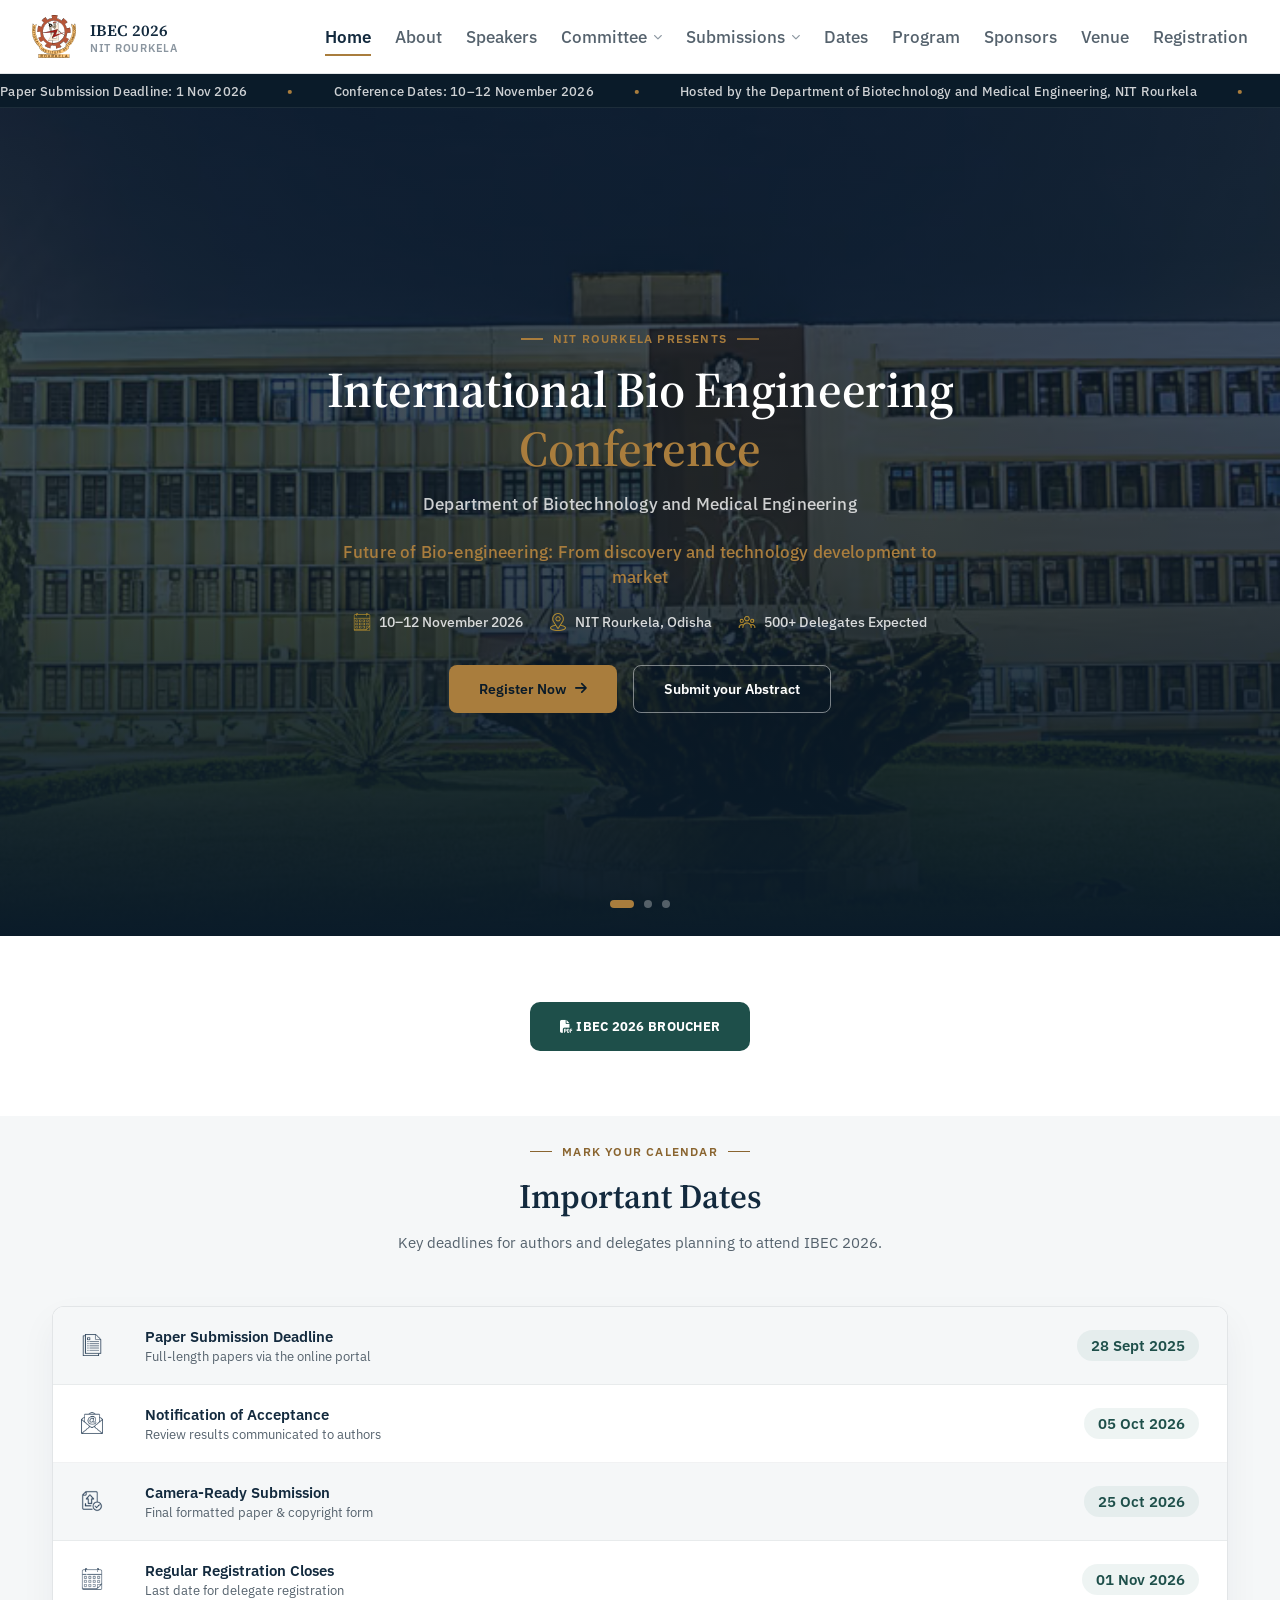
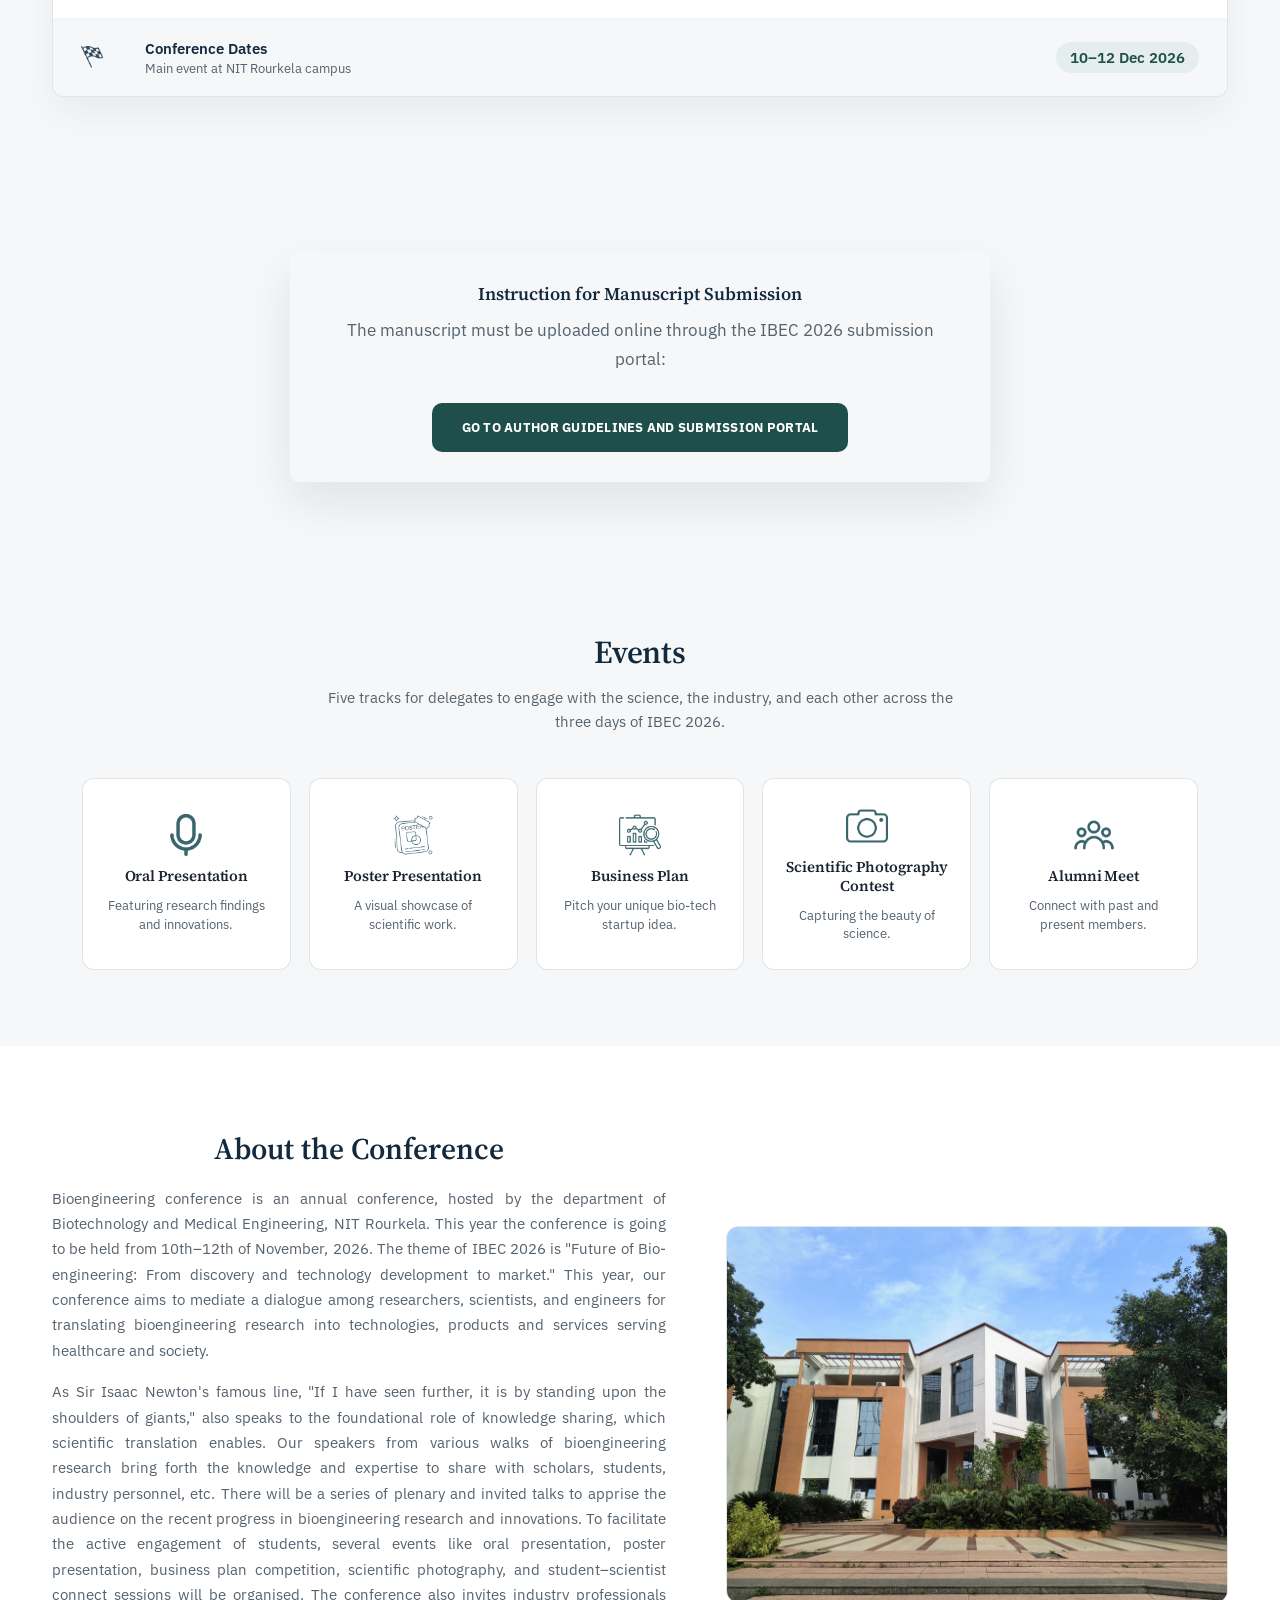
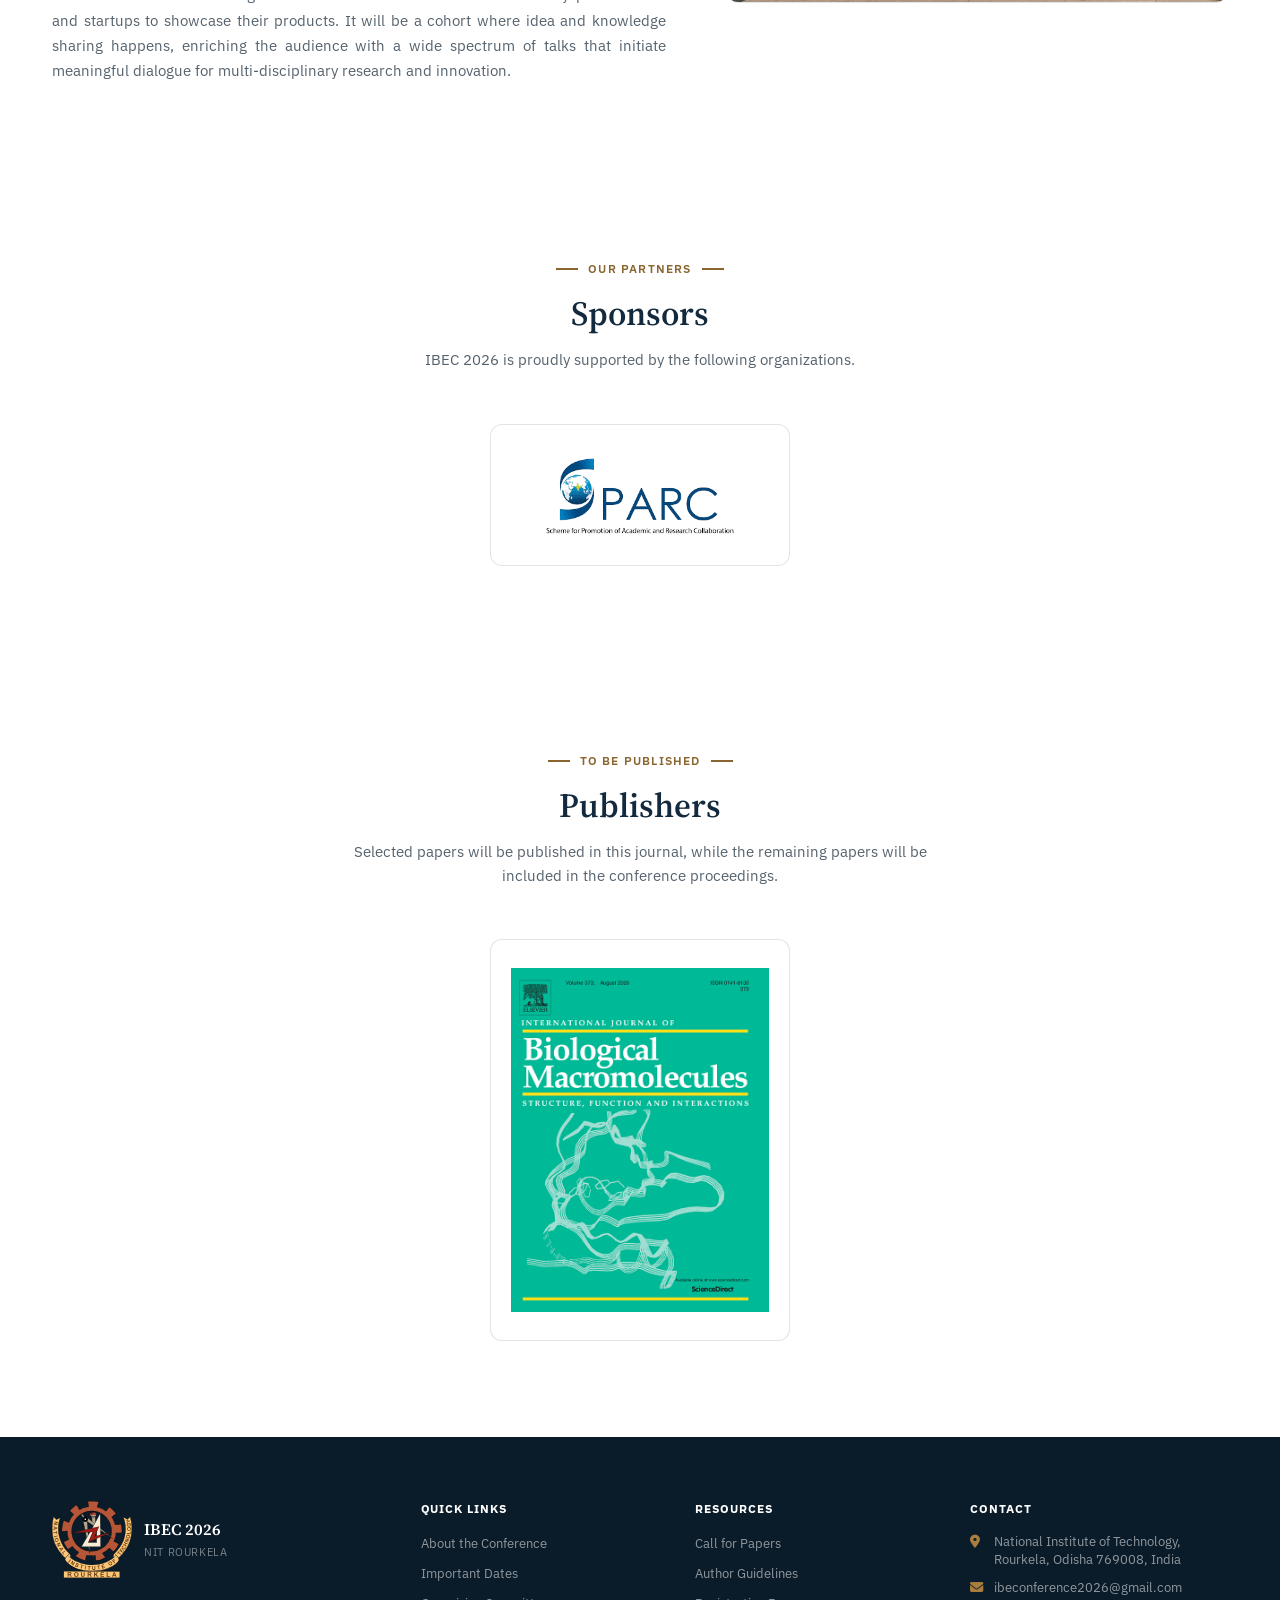
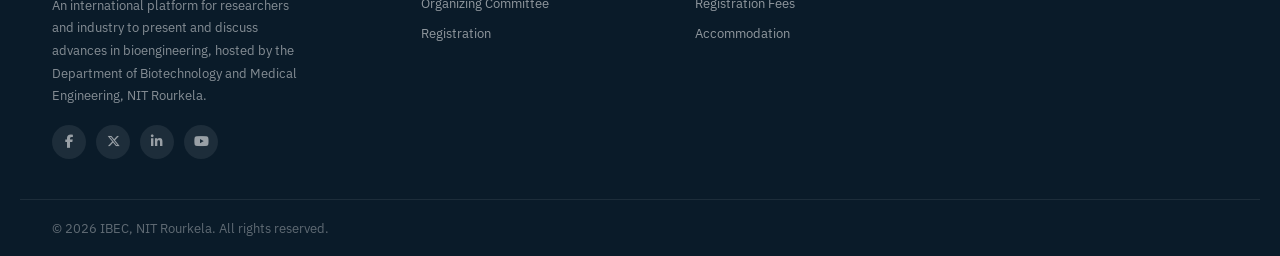
<file: index.html>
<!DOCTYPE html>
<html lang="en">
<head>
<meta charset="UTF-8">
<meta name="viewport" content="width=device-width, initial-scale=1.0">
<title>IBEC 2026 — International Conference on Bioengineering | NIT Rourkela</title>
<link rel="icon" type="image/png" href="assets/logos/Logo.svg">
<link rel="stylesheet" href="https://cdnjs.cloudflare.com/ajax/libs/font-awesome/6.5.1/css/all.min.css">
<link rel="preconnect" href="https://fonts.googleapis.com">
<link rel="preconnect" href="https://fonts.gstatic.com" crossorigin>
<link href="https://fonts.googleapis.com/css2?family=Source+Serif+4:wght@500;600;700&family=IBM+Plex+Sans:wght@400;500;600;700&display=swap" rel="stylesheet">
<link rel="stylesheet" href="style.css">
</head>
<body>

<!-- ============================================================
     HEADER
     ============================================================ -->
<header id="siteHeader">
  <div class="headerRow">
    <a href="#" class="brand">
      <span class="brand-logo">
        <img src="assets/logos/Logo.svg" alt="IBEC 2026">
      </span>
      <span class="brand-text"><b>IBEC 2026</b><span>NIT Rourkela</span></span>
    </a>
    <div class="headerActions">
      <button class="menuButton" id="menuButton" aria-label="Open menu"><i class="fa-solid fa-bars"></i></button>
    </div>
    <ul class="primaryNav">
      <li><a href="./" class="active">Home</a></li>
      <li><a href="about.html">About</a></li>
      <li><a href="keynotes.html">Speakers</a></li>
      <li class="hasDropdown">
        <a href="#">Committee <i class="fa-solid fa-chevron-down"></i></a>
        <ul class="dropdownMenu">
          <li><a href="comittee.html">Organizing Committee</a></li>
          <li><a href="advisorycommittee.html">National Advisory Committee</a></li>
          <li><a href="internationalcommittee.html">International Advisory Committee</a></li>
        </ul>
      </li>
      <li class="hasDropdown">
        <a href="#">Submissions <i class="fa-solid fa-chevron-down"></i></a>
        <ul class="dropdownMenu">
          <li><a href="topicsandtracks.html">Call for Papers</a></li>
          <li><a href="author_guidlines.html">Author Guidelines</a></li> 
          <li><a href="registration.html">Submission Portal</a></li>
        </ul>
      </li>
      <li><a href="important_dates.html">Dates</a></li>
      <li><a href="program.html">Program</a></li>
      <li><a href="./#sponsors">Sponsors</a></li>
      <li><a href="venue.html">Venue</a></li>
      <li><a href="registration.html">Registration</a></li>
    </ul>
  </div>
</header>

<!-- ============================================================
     ANNOUNCEMENT TICKER
     ============================================================ -->
<div class="announceBar">
  <div class="announceTrack">
    <span>Paper Submission Deadline: 1 Nov 2026</span><span class="dot">•</span>
    <span>Conference Dates: 10–12 November 2026</span><span class="dot">•</span>
    <span> 
Hosted by the Department of Biotechnology and Medical Engineering, NIT Rourkela</span><span class="dot">•</span>
    <span>Paper Submission Deadline: 1 Nov 2026</span><span class="dot">•</span>
    <span>Conference Dates: 10–12 November 2026</span><span class="dot">•</span>
    <span> 
Hosted by the Department of Biotechnology and Medical Engineering, NIT Rourkela</span><span class="dot">•</span>
  </div>
</div>

<div class="mobileNav" id="mobileNav">
  <div class="mobileNavBody">
    <button class="closeMobile" id="closeMobile" aria-label="Close menu">✕</button>
    <ul>
      <li><a href="./">Home</a></li>
      <li><a href="about.html">About</a></li>
      <li><a href="keynotes.html">Speakers</a></li>
      <li class="hasSubmenu">
        <button class="mobileSubToggle">Committee <i class="fa-solid fa-chevron-down"></i></button>
        <ul class="mobileSubmenu">
          <li><a href="comittee.html">Organizing Committee</a></li>
          <li><a href="advisorycommittee.html">National Advisory Committee</a></li>
          <li><a href="internationalcommittee.html">International Advisory Committee</a></li>
        </ul>
      </li>
      <li class="hasSubmenu">
        <button class="mobileSubToggle">Submissions <i class="fa-solid fa-chevron-down"></i></button>
        <ul class="mobileSubmenu">
          <li><a href="topicsandtracks.html">Call for Papers</a></li>
          <li><a href="author_guidlines.html">Author Guidelines</a></li>
          <li><a href="registration.html">Submission Portal</a></li>
        </ul>
      </li>
      <li><a href="important_dates.html">Dates</a></li>
      <li><a href="program.html">Program</a></li>
      <li><a href="./#sponsors">Sponsors</a></li>
      <li><a href="venue.html">Venue</a></li>
      <li><a href="registration.html">Registration</a></li>
    </ul>
    <a href="registration.html" class="mobileNavCta">Register Now</a>
  </div>
</div>
</div>

<!-- ============================================================
     HERO — carousel background
     ============================================================ -->
<section class="hero" id="home">
  <div class="heroSlides" id="heroSlides">
    <div class="heroSlide isActive" style="background-image:url('assets/banners/home_banner-0.avif')"></div>
    <div class="heroSlide" style="background-image:url('assets/banners/home_banner-2.jpg')"></div>
    <div class="heroSlide" style="background-image:url('assets/banners/home_banner-1.jpg')"></div>
  </div>

  <div class="heroInner">
    <span class="eyebrow">NIT Rourkela Presents</span>

    <h1>International Bio Engineering <em>Conference</em></h1>
    <h2>Department of Biotechnology and Medical Engineering </h2>
      <div class="theme_title" style="color: var(--bronze);">Future of Bio-engineering: From discovery and technology development to market</div>
    <div class="heroMeta">
      <span><img src="assets/icons/calender.png" alt="" class="hero_section_icons">10–12 November 2026</span>
      <span><img src="assets/icons/location.png" alt="" class="hero_section_icons">NIT Rourkela, Odisha</span>
      <span><img src="assets/icons/group.png" alt="" class="hero_section_icons">500+ Delegates Expected</span>
    </div>
    <div class="heroCtas">
      <a href="registration.html" class="heroBtn solid">Register Now <i class="fa-solid fa-arrow-right"></i></a>
      <a href="https://forms.gle/rKa2vysXCkWqxsFcA" target="_blank" class="heroBtn outline">Submit your Abstract</a>
    </div>
  </div>

  <div class="heroDots" id="heroDots">
    <button class="heroDot isActive" data-slide="0" aria-label="Slide 1"></button>
    <button class="heroDot" data-slide="1" aria-label="Slide 2"></button>
    <button class="heroDot" data-slide="2" aria-label="Slide 3"></button>
  </div>
</section>
<!-- ============================================================
    BROUCHER
============================================================ -->
<section class="download_drowcher_section">
    <div class="wrap" style="padding: 15px 25px;display: flex;justify-content: center;align-items: center;">
      <a href="assets/downloads/broucher.pdf" target="_blank" class="instructionBtn solid"><i class="fa-solid fa-file-pdf"></i> IBEC 2026 broucher </a>
    </div>

</section>

<!-- ============================================================
     IMPORTANT DATES
     ============================================================ -->
<section class="datesSection" id="dates">
  <div class="wrap">
    <div class="sectionHead">
      <span class="eyebrow" style="justify-content:center;">Mark Your Calendar</span>
      <h2>Important Dates</h2>
      <p>Key deadlines for authors and delegates planning to attend IBEC 2026.</p>
    </div>

    <div class="datesTable">
      <div class="dateRow">
        <img src="assets/icons/document.png" alt="" class="datesection_icons">
        <div class="milestone">Paper Submission Deadline<small>Full-length papers via the online portal</small></div>
        <div class="when">28 Sept 2025</div>
      </div>
      <div class="dateRow">
        <img src="assets/icons/email.png" alt="" class="datesection_icons">
        <div class="milestone">Notification of Acceptance<small>Review results communicated to authors</small></div>
        <div class="when">05 Oct 2026</div>
      </div>
      <div class="dateRow">
        <img src="assets/icons/submission.png" alt="" class="datesection_icons">
        <div class="milestone">Camera-Ready Submission<small>Final formatted paper &amp; copyright form</small></div>
        <div class="when">25 Oct 2026</div>
      </div>
      <div class="dateRow">
        <img src="assets/icons/calender.png" alt="" class="datesection_icons">
        <div class="milestone">Regular Registration Closes<small>Last date for delegate registration</small></div>
        <div class="when">01 Nov 2026</div>
      </div>
      <div class="dateRow">
        <img src="assets/icons/finish-flag.png" alt="" class="datesection_icons">
        <div class="milestone">Conference Dates<small>Main event at NIT Rourkela campus</small></div>
        <div class="when">10–12 Dec 2026</div>
      </div>
    </div>
  </div>
</section>

<!-- ========================
        INSTRUCTIONS
  ======================== -->
<section class="instructionSection">
  <div class="instructionCard">
    <h3>Instruction for Manuscript Submission</h3>
    <p>The manuscript must be uploaded online through the IBEC 2026 submission portal:</p>
    <a href="author_guidlines.html" class="instructionBtn">Go to Author Guidelines and Submission Portal</a>
  </div>
</section>




<!-- ========================
        EVENTS
  ======================== -->
<section class="validated" id="events">
  <div class="wrap_support">
    <div class="section-head">
      <h2>Events</h2>
      <p>Five tracks for delegates to engage with the science, the industry, and each other across the three days of IBEC 2026.</p>
    </div>

    <div class="logo-row">
        <div class="logo-box">
            <img src="assets/icons/music.png" alt="">
            <h3>Oral Presentation</h3>
            <p>Featuring research findings and innovations.</p>
        </div>
        <div class="logo-box">
            <img src="assets/icons/poster-design.png" alt="">
            <h3>Poster Presentation</h3>
            <p>A visual showcase of scientific work.</p>
        </div>
        <div class="logo-box">
            <img src="assets/icons/analysis.png" alt="">
            <h3>Business Plan</h3>
            <p>Pitch your unique bio-tech startup idea.</p>
        </div>
        <div class="logo-box">
            <img src="assets/icons/camera.png" alt="">
            <h3>Scientific Photography Contest</h3>
            <p>Capturing the beauty of science.</p>
        </div>
        <div class="logo-box">
            <img src="assets/icons/group.png" alt="">
            <h3>Alumni Meet</h3>
            <p>Connect with past and present members.</p>
        </div>
    </div>
  </div>
</section>


<!-- ============================================================
     ABOUT
     ============================================================ -->
<section class="aboutSection">

    <div class="wrap aboutGrid">
        <div class="aboutText">
      <h2 style="text-align: center;">About the Conference</h2>
        <p>Bioengineering conference is an annual conference, hosted by the department of
            Biotechnology and Medical Engineering, NIT Rourkela. This year the conference is going
            to be held from 10th–12th of November, 2026. The theme of IBEC 2026 is "Future of Bio-engineering: From discovery and technology development to market." This year, our conference
            aims to mediate a dialogue among researchers, scientists, and engineers for translating
            bioengineering research into technologies, products and services serving healthcare
            and society.</p>
        <p>
            As Sir Isaac Newton's famous line, "If I have seen further, it is by standing upon
            the shoulders of giants," also speaks to the foundational role of knowledge sharing,
            which scientific translation enables. Our speakers from various walks of bioengineering
            research bring forth the knowledge and expertise to share with scholars, students, industry
            personnel, etc. There will be a series of plenary and invited talks to apprise the audience on the recent
            progress in bioengineering research and innovations. To facilitate the active engagement of students,
            several events like oral presentation, poster presentation, business plan competition,
            scientific photography, and student–scientist connect sessions will be organised. The conference also invites
             industry professionals and startups to showcase their products. It will be a cohort where idea and knowledge
              sharing happens, enriching the audience with a wide spectrum of talks that initiate meaningful dialogue for
              multi-disciplinary research and innovation.
        </p>
    </div>
        <img src="assets/banners/about-2.jpg" alt="">
    </div>

    
</section>

<!-- ============================================================
     SPONSORS
     ============================================================ -->

<section class="sponsorsSection" id="sponsors">
  <div class="wrap">
    <div class="sectionHead">
      <span class="eyebrow" style="justify-content:center;">Our Partners</span>
      <h2>Sponsors</h2>
      <p>IBEC 2026 is proudly supported by the following organizations.</p>
    </div>

    <div class="sponsorsGrid">
      <div class="sponsorCard">
        <a href="https://sparc.iitkgp.ac.in/" class="sponsorLogo"><img src="assets/logos/sparc.png" alt="Sponsor 1"></a>
        <!-- <b>SPARC</b> -->
      </div>
    </div>
  </div>
</section>


<!-- ============================================================
     SPONSORS
     ============================================================ -->

<section class="sponsorsSection" id="publishers">
  <div class="wrap">
    <div class="sectionHead">
      <span class="eyebrow" style="justify-content:center;">To be Published </span>
      <h2>Publishers</h2>
      <p>Selected papers will be published in this journal,
      while the remaining papers will be included in the conference proceedings.</p>
    </div>

    <div class="sponsorsGrid">
      <div class="publishersCard">
        <a href="https://www.sciencedirect.com/special-issue/334628/structural-biology-and-molecular-interactions-of-small-rna-and-microbial-rna-in-antimicrobial-resistance-and-therapeutic-applications" target="_blank" class="PublisherLogo"><img src="assets/banners/publishers_1.jpg" alt="Sponsor 1"></a>
        <!-- <b>SPARC</b> -->
      </div>
    </div>
  </div>
</section>



<!-- ============================================================
     TEAM — speakers
     ============================================================ -->
<!-- <section class="teamSection" id="committee">
  <div class="wrap">
    <div class="sectionHead">
      <h2>Speakers</h2>
      <p>Plenary Speakers</p>
    </div>

    <div class="patronGrid">
      <div class="support-card">
        <div class="support-photo">
          <img src="assets/speakers/Kaushik.jpg" alt="Prof. Kaushik Chatterjee">
        </div>
        <h3>Prof. Kaushik Chatterjee</h3>
        <p>IISc Bangalore</p>
      </div>
      <div class="support-card">
        <div class="support-photo">
          <img src="assets/speakers/JKT_2.jpg" alt="Prof. Jitendra Thakur">
        </div>
         <h3>Prof. Jitendra Thakur</h3>
        <p>ICGEB New Delhi</p>
      </div>
    </div>

    <h2 style="padding: 30px 0px;text-align: center;font-family: var(--font-display);font-weight:600;font-size:28px;color:var(--navy);">Invited Speakers</h2>
    <div class="convenerGrid">
      <div class="convenerCard">
        <img class="photo" src="assets/speakers/Rodriguez.jpeg" alt="Prof Rodriguez Manzano">
        <b>Prof Rodriguez Manzano</b>
        <div class="role">Imperial College, London</div>
      </div>
      <div class="convenerCard">
        <img class="photo" src="assets/speakers/Prashant.jpeg" alt="Prof. Prashant Agarwal">
        <b>Prof. Prashant Agarwal</b>
        <div class="role">Northumbria University, UK</div>
      </div>
      <div class="convenerCard">
        <img class="photo" src="assets/speakers/simonCork.webp" alt="Prof Simon C Cork">
        <b>Prof Simon C Cork</b>
        <div class="role">Organizing Secretary</div>
      </div>
      <div class="convenerCard">
        <img class="photo" src="assets/speakers/Sriparna.jpeg" alt="Prof Sriparna Chatterjee">
        <b>Prof Sriparna Chatterjee</b>
        <div class="role">IMMT, Bhubaneswar</div>
      </div>
      <div class="convenerCard">
        <img class="photo" src="assets/speakers/abhilash.webp" alt="Prof. Abhilash Patel">
        <b>Prof. Abhilash Patel</b>
        <div class="role">IIT Kanpur</div>
      </div>
      <div class="convenerCard">
        <img class="photo" src="assets/speakers/rizvi.jpg" alt="Prof. Suhail Rizvi">
        <b>Prof. Suhail Rizvi</b>
        <div class="role">Organizing Secretary</div>
      </div>
      <div class="convenerCard">
        <img class="photo" src="assets/speakers/chainmaya.jpeg" alt="Prof. Chinmay Mahapatra">
        <b>Prof. Chinmay Mahapatra</b>
        <div class="role">NIT Raipur</div>
      </div>
      <div class="convenerCard">
        <img class="photo" src="assets/speakers/AvinashEranki.jpg" alt="Prof. Avinash Eranki">
        <b>Prof. Avinash Eranki</b>
        <div class="role">IIT Hyderabad</div>
      </div>
      <div class="convenerCard">
        <img class="photo" src="assets/speakers/Kaushik.jpeg" alt="Prof. Indresh Yadav">
        <b>Prof. Indresh Yadav</b>
        <div class="role">IIT Bhubaneswar</div>
      </div>
    </div>
  </div>
</section> -->

<!-- ============================================================
     FOOTER
     ============================================================ -->
<footer id="contact">
  <div class="footerTop">

    <div class="footerCol">
      <div class="footerBrand">
        <img src="assets/logos/Logo.svg" alt="NIT Rourkela Logo" style="width: 80px;">
        <div><b>IBEC 2026</b><span>NIT Rourkela</span></div>
      </div>
      <p>An international platform for researchers and industry to present and discuss advances in bioengineering, hosted by the Department of Biotechnology and Medical Engineering, NIT Rourkela.</p>
      <div class="footerSocials">
        <a href="#" aria-label="Facebook"><i class="fa-brands fa-facebook-f"></i></a>
        <a href="#" aria-label="Twitter"><i class="fa-brands fa-x-twitter"></i></a>
        <a href="#" aria-label="LinkedIn"><i class="fa-brands fa-linkedin-in"></i></a>
        <a href="#" aria-label="YouTube"><i class="fa-brands fa-youtube"></i></a>
      </div>
    </div>

    <div class="footerCol">
      <h4>Quick Links</h4>
      <ul>
        <li><a href="about.html">About the Conference</a></li>
        <li><a href="important_dates.html">Important Dates</a></li>
        <li><a href="comittee.html">Organizing Committee</a></li>
        <li><a href="registration.html">Registration</a></li>
      </ul>
    </div>

    <div class="footerCol">
      <h4>Resources</h4>
      <ul>
        <li><a href="topicsandtracks.html">Call for Papers</a></li>
        <li><a href="author_guidlines.html">Author Guidelines</a></li>
        <li><a href="registration.html">Registration Fees</a></li>
        <li><a href="accomodation.html">Accommodation</a></li>
      </ul>
    </div>

    <div class="footerCol">
      <h4>Contact</h4>
      <ul class="footerContact">
        <li><i class="fa-solid fa-location-dot"></i> National Institute of Technology, Rourkela, Odisha 769008, India</li>
        <li><i class="fa-solid fa-envelope"></i> ibeconference2026@gmail.com</li>
         
      </ul>
    </div>

  </div>

  <div class="footerBottom">
    <span>© 2026 IBEC, NIT Rourkela. All rights reserved.</span>
      
  </div>
</footer>

<script>
    // ---- sticky header shadow on scroll ----
  const siteHeader = document.getElementById('siteHeader');
  window.addEventListener('scroll', () => {
    siteHeader.style.boxShadow = window.scrollY > 40 ? '0 6px 22px rgba(8,21,39,0.08)' : 'none';
  });

  // ---- mobile menu ----
  document.getElementById('menuButton').addEventListener('click', () => {
    document.getElementById('mobileNav').classList.add('isOpen');
  });
  document.getElementById('closeMobile').addEventListener('click', () => {
    document.getElementById('mobileNav').classList.remove('isOpen');
  });
  document.querySelectorAll('.mobileNav a').forEach(a => {
    a.addEventListener('click', () => document.getElementById('mobileNav').classList.remove('isOpen'));
  });

  // ---- mobile accordion submenus ----
  document.querySelectorAll('.mobileSubToggle').forEach(btn => {
    btn.addEventListener('click', () => {
      btn.parentElement.classList.toggle('isOpen');
    });
  });

  // ---- hero carousel (auto-advance + manual dots) ----
  const slides = document.querySelectorAll('.heroSlide');
  const dots = document.querySelectorAll('.heroDot');
  let current = 0;
  let timer;

  function goToSlide(index) {
    slides[current].classList.remove('isActive');
    dots[current].classList.remove('isActive');
    current = index;
    slides[current].classList.add('isActive');
    dots[current].classList.add('isActive');
  }

  function nextSlide() { goToSlide((current + 1) % slides.length); }

  function startAutoplay() {
    timer = setInterval(nextSlide, 5000);
  }
  function resetAutoplay() {
    clearInterval(timer);
    startAutoplay();
  }

  dots.forEach((dot, i) => {
    dot.addEventListener('click', () => {
      goToSlide(i);
      resetAutoplay();
    });
  });

  startAutoplay();
</script>

</body>
</html>
</file>
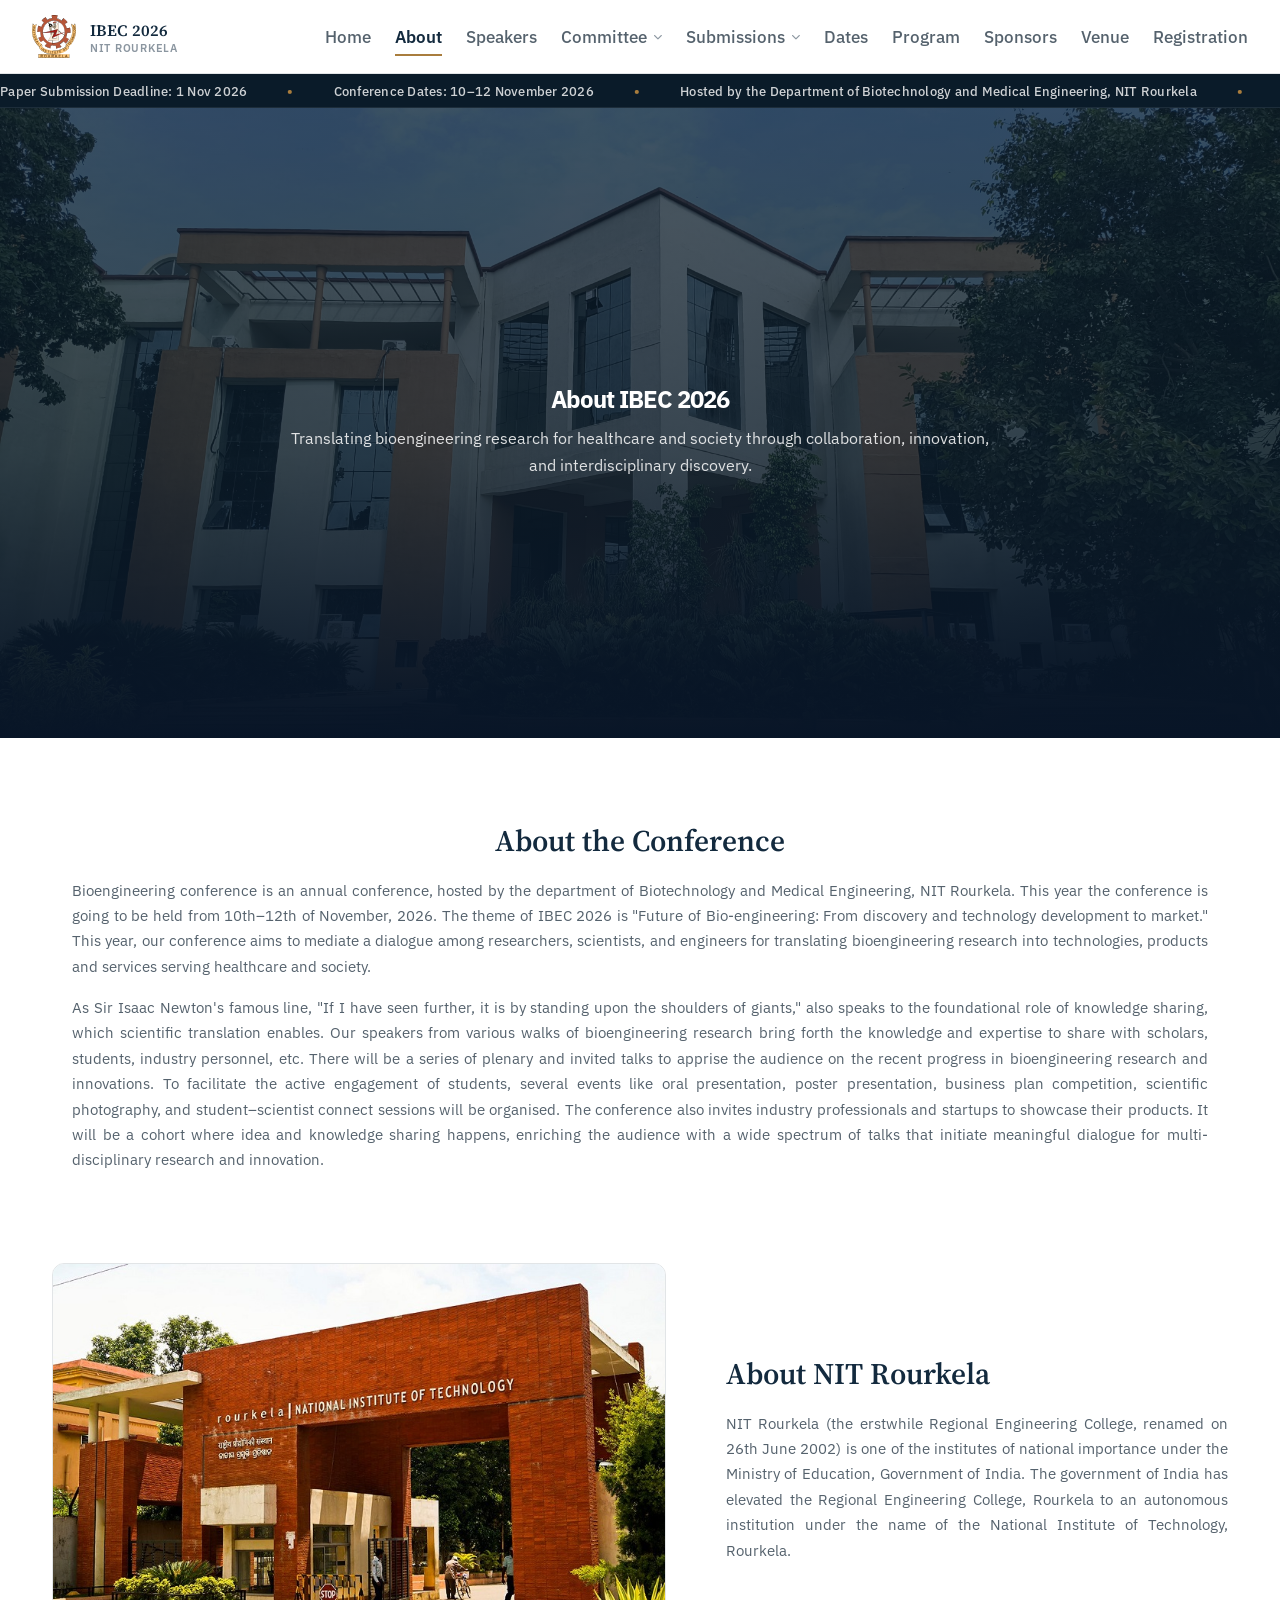
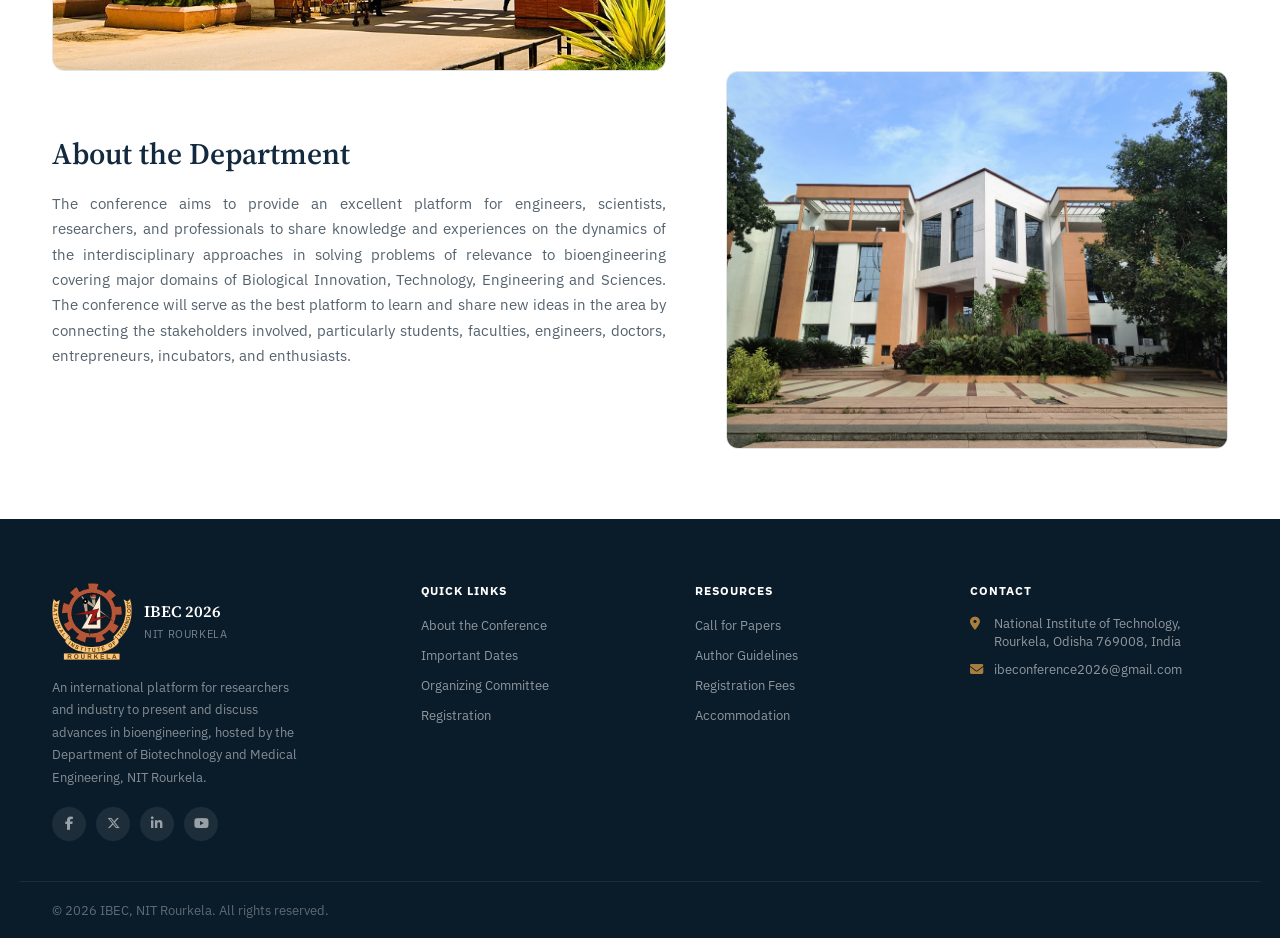
<file: about.html>
<!DOCTYPE html>
<html lang="en">
<head>
<meta charset="UTF-8">
<meta name="viewport" content="width=device-width, initial-scale=1.0">
<title>IBEC 2026 — International Conference on Bioengineering | NIT Rourkela</title>
<link rel="icon" type="image/png" href="assets/logos/Logo.svg">
<link rel="stylesheet" href="https://cdnjs.cloudflare.com/ajax/libs/font-awesome/6.5.1/css/all.min.css">
<link rel="preconnect" href="https://fonts.googleapis.com">
<link rel="preconnect" href="https://fonts.gstatic.com" crossorigin>
<link href="https://fonts.googleapis.com/css2?family=Source+Serif+4:wght@500;600;700&family=IBM+Plex+Sans:wght@400;500;600;700&display=swap" rel="stylesheet">
<link rel="stylesheet" href="style.css">
<style>
    .hero_subpage{
        background-image:
            linear-gradient(180deg, rgba(10,27,41,0.72) 0%, rgba(10,27,41,0.8) 55%, rgba(8,21,39,1) 100%),
            url('assets/banners/about-2.jpg');
        background-size: cover;
        background-position: center;
        background-repeat: no-repeat;
        min-height: 320px;
        display: flex;
        flex-direction: column;
        justify-content: center;
        align-items: flex-start;
        padding: 90px 32px 70px;
        color: #fff;
    }

</style>
</head>
<body>

<!-- ============================================================
     HEADER
     ============================================================ -->
<header id="siteHeader">
  <div class="headerRow">
    <a href="#" class="brand">
      <span class="brand-logo">
        <img src="assets/logos/Logo.svg" alt="IBEC 2026">
      </span>
      <span class="brand-text"><b>IBEC 2026</b><span>NIT Rourkela</span></span>
    </a>
    <div class="headerActions">
      <button class="menuButton" id="menuButton" aria-label="Open menu"><i class="fa-solid fa-bars"></i></button>
    </div>
    <ul class="primaryNav">
      <li><a href="./">Home</a></li>
      <li><a href="about.html" class="active">About</a></li>
      <li><a href="keynotes.html">Speakers</a></li>
      <li class="hasDropdown">
        <a href="#">Committee <i class="fa-solid fa-chevron-down"></i></a>
        <ul class="dropdownMenu">
          <li><a href="comittee.html">Organizing Committee</a></li>
          <li><a href="advisorycommittee.html">National Advisory Committee</a></li>
          <li><a href="internationalcommittee.html">International Advisory Committee</a></li>
        </ul>
      </li>
      <li class="hasDropdown">
        <a href="#">Submissions <i class="fa-solid fa-chevron-down"></i></a>
        <ul class="dropdownMenu">
          <li><a href="topicsandtracks.html">Call for Papers</a></li>
          <li><a href="author_guidlines.html">Author Guidelines</a></li> 
          <li><a href="registration.html">Submission Portal</a></li>
        </ul>
      </li>
      <li><a href="important_dates.html">Dates</a></li>
      <li><a href="program.html">Program</a></li>
      <li><a href="./#sponsors">Sponsors</a></li>
      <li><a href="venue.html">Venue</a></li>
      <li><a href="registration.html">Registration</a></li>
    </ul>
  </div>
</header>

<!-- ============================================================
     ANNOUNCEMENT TICKER
     ============================================================ -->
<div class="announceBar">
  <div class="announceTrack">
    <span>Paper Submission Deadline: 1 Nov 2026</span><span class="dot">•</span>
    <span>Conference Dates: 10–12 November 2026</span><span class="dot">•</span>
    <span> 
Hosted by the Department of Biotechnology and Medical Engineering, NIT Rourkela</span><span class="dot">•</span>
    <span>Paper Submission Deadline: 1 Nov 2026</span><span class="dot">•</span>
    <span>Conference Dates: 10–12 November 2026</span><span class="dot">•</span>
    <span> 
Hosted by the Department of Biotechnology and Medical Engineering, NIT Rourkela</span><span class="dot">•</span>
  </div>
</div>

<div class="mobileNav" id="mobileNav">
  <div class="mobileNavBody">
    <button class="closeMobile" id="closeMobile" aria-label="Close menu">✕</button>
    <ul>
      <li><a href="./">Home</a></li>
      <li><a href="about.html">About</a></li>
      <li><a href="keynotes.html">Speakers</a></li>
      <li class="hasSubmenu">
        <button class="mobileSubToggle">Committee <i class="fa-solid fa-chevron-down"></i></button>
        <ul class="mobileSubmenu">
          <li><a href="comittee.html">Organizing Committee</a></li>
          <li><a href="advisorycommittee.html">National Advisory Committee</a></li>
          <li><a href="internationalcommittee.html">International Advisory Committee</a></li>
        </ul>
      </li>
      <li class="hasSubmenu">
        <button class="mobileSubToggle">Submissions <i class="fa-solid fa-chevron-down"></i></button>
        <ul class="mobileSubmenu">
          <li><a href="topicsandtracks.html">Call for Papers</a></li>
          <li><a href="author_guidlines.html">Author Guidelines</a></li>
          <li><a href="registration.html">Submission Portal</a></li>
        </ul>
      </li>
      <li><a href="important_dates.html">Dates</a></li>
      <li><a href="program.html">Program</a></li>
      <li><a href="./#sponsors">Sponsors</a></li>
      <li><a href="venue.html">Venue</a></li>
      <li><a href="registration.html">Registration</a></li>
    </ul>
    <a href="registration.html" class="mobileNavCta">Register Now</a>
  </div>
</div>
</div>

<!-- ============================================================
     HERO — carousel background
     ============================================================ -->
<section class="hero_subpage" id="home">
    <div class="hero_content">
<h1>About IBEC 2026</h1>
    <p>Translating bioengineering research for healthcare and society through collaboration, innovation, and interdisciplinary discovery.</p>
    </div>
    
</section>

<!-- ============================================================
     ABOUT
     ============================================================ -->
<section class="aboutSection" id="about">
<div class="wrap" style="margin-bottom: 90px;text-align: justify;max-width: 1200px;">
    <div class="aboutText">
      <h2 style="text-align: center;">About the Conference</h2>
        <p>Bioengineering conference is an annual conference, hosted by the department of
            Biotechnology and Medical Engineering, NIT Rourkela. This year the conference is going
            to be held from 10th–12th of November, 2026. The theme of IBEC 2026 is "Future of Bio-engineering: From discovery and technology development to market." This year, our conference
            aims to mediate a dialogue among researchers, scientists, and engineers for translating
            bioengineering research into technologies, products and services serving healthcare
            and society.</p>
        <p>
            As Sir Isaac Newton's famous line, "If I have seen further, it is by standing upon
            the shoulders of giants," also speaks to the foundational role of knowledge sharing,
            which scientific translation enables. Our speakers from various walks of bioengineering
            research bring forth the knowledge and expertise to share with scholars, students, industry
            personnel, etc. There will be a series of plenary and invited talks to apprise the audience on the recent
            progress in bioengineering research and innovations. To facilitate the active engagement of students,
            several events like oral presentation, poster presentation, business plan competition,
            scientific photography, and student–scientist connect sessions will be organised. The conference also invites
             industry professionals and startups to showcase their products. It will be a cohort where idea and knowledge
              sharing happens, enriching the audience with a wide spectrum of talks that initiate meaningful dialogue for
              multi-disciplinary research and innovation.
        </p>
    </div>
  </div>
    <div class="wrap aboutGrid">
        <img src="assets/banners/about-1.jpeg" alt="">
        <div class="aboutText">
            <h2>About NIT Rourkela</h2>
            <p>NIT Rourkela (the erstwhile Regional Engineering College, renamed on 26th June 2002) is
                one of the institutes of national importance under the Ministry of Education, Government
                of India. The government of India has elevated the Regional Engineering College, Rourkela
                to an autonomous institution under the name of the National Institute of Technology, Rourkela.</p>
        </div>
    </div>

    <div class="wrap aboutGrid">
        <div class="aboutText">
            <h2>About the Department</h2>
            <p>The conference aims to provide an excellent platform for engineers, scientists, researchers,
                 and professionals to share knowledge and experiences on the dynamics of the interdisciplinary
                  approaches in solving problems of relevance to bioengineering covering major domains of Biological Innovation,
                   Technology, Engineering and Sciences. The conference will serve as the best platform to
                   learn and share new ideas in the area by connecting the stakeholders involved, particularly students,
                    faculties, engineers, doctors, entrepreneurs, incubators, and enthusiasts.</p>
        </div>
        <img src="assets/banners/about-2.jpg" alt="">
    </div>

    
</section>

<!-- ============================================================
     FOOTER
     ============================================================ -->
<footer id="contact">
  <div class="footerTop">

    <div class="footerCol">
      <div class="footerBrand">
        <img src="assets/logos/Logo.svg" alt="NIT Rourkela Logo" style="width: 80px;">
        <div><b>IBEC 2026</b><span>NIT Rourkela</span></div>
      </div>
      <p>An international platform for researchers and industry to present and discuss advances in bioengineering, hosted by the Department of Biotechnology and Medical Engineering, NIT Rourkela.</p>
      <div class="footerSocials">
        <a href="#" aria-label="Facebook"><i class="fa-brands fa-facebook-f"></i></a>
        <a href="#" aria-label="Twitter"><i class="fa-brands fa-x-twitter"></i></a>
        <a href="#" aria-label="LinkedIn"><i class="fa-brands fa-linkedin-in"></i></a>
        <a href="#" aria-label="YouTube"><i class="fa-brands fa-youtube"></i></a>
      </div>
    </div>

    <div class="footerCol">
      <h4>Quick Links</h4>
      <ul>
        <li><a href="about.html">About the Conference</a></li>
        <li><a href="important_dates.html">Important Dates</a></li>
        <li><a href="comittee.html">Organizing Committee</a></li>
        <li><a href="registration.html">Registration</a></li>
      </ul>
    </div>

    <div class="footerCol">
      <h4>Resources</h4>
      <ul>
        <li><a href="topicsandtracks.html">Call for Papers</a></li>
        <li><a href="author_guidlines.html">Author Guidelines</a></li>
        <li><a href="registration.html">Registration Fees</a></li>
        <li><a href="accomodation.html">Accommodation</a></li>
      </ul>
    </div>

    <div class="footerCol">
      <h4>Contact</h4>
      <ul class="footerContact">
        <li><i class="fa-solid fa-location-dot"></i> National Institute of Technology, Rourkela, Odisha 769008, India</li>
        <li><i class="fa-solid fa-envelope"></i> ibeconference2026@gmail.com</li>
         
      </ul>
    </div>

  </div>

  <div class="footerBottom">
    <span>© 2026 IBEC, NIT Rourkela. All rights reserved.</span>
      
  </div>
</footer>

<script>
    // ---- sticky header shadow on scroll ----
  const siteHeader = document.getElementById('siteHeader');
  window.addEventListener('scroll', () => {
    siteHeader.style.boxShadow = window.scrollY > 40 ? '0 6px 22px rgba(8,21,39,0.08)' : 'none';
  });

  // ---- mobile menu ----
  document.getElementById('menuButton').addEventListener('click', () => {
    document.getElementById('mobileNav').classList.add('isOpen');
  });
  document.getElementById('closeMobile').addEventListener('click', () => {
    document.getElementById('mobileNav').classList.remove('isOpen');
  });
  document.querySelectorAll('.mobileNav a').forEach(a => {
    a.addEventListener('click', () => document.getElementById('mobileNav').classList.remove('isOpen'));
  });

  // ---- mobile accordion submenus ----
  document.querySelectorAll('.mobileSubToggle').forEach(btn => {
    btn.addEventListener('click', () => {
      btn.parentElement.classList.toggle('isOpen');
    });
  });

</script>

</body>
</html>
</file>
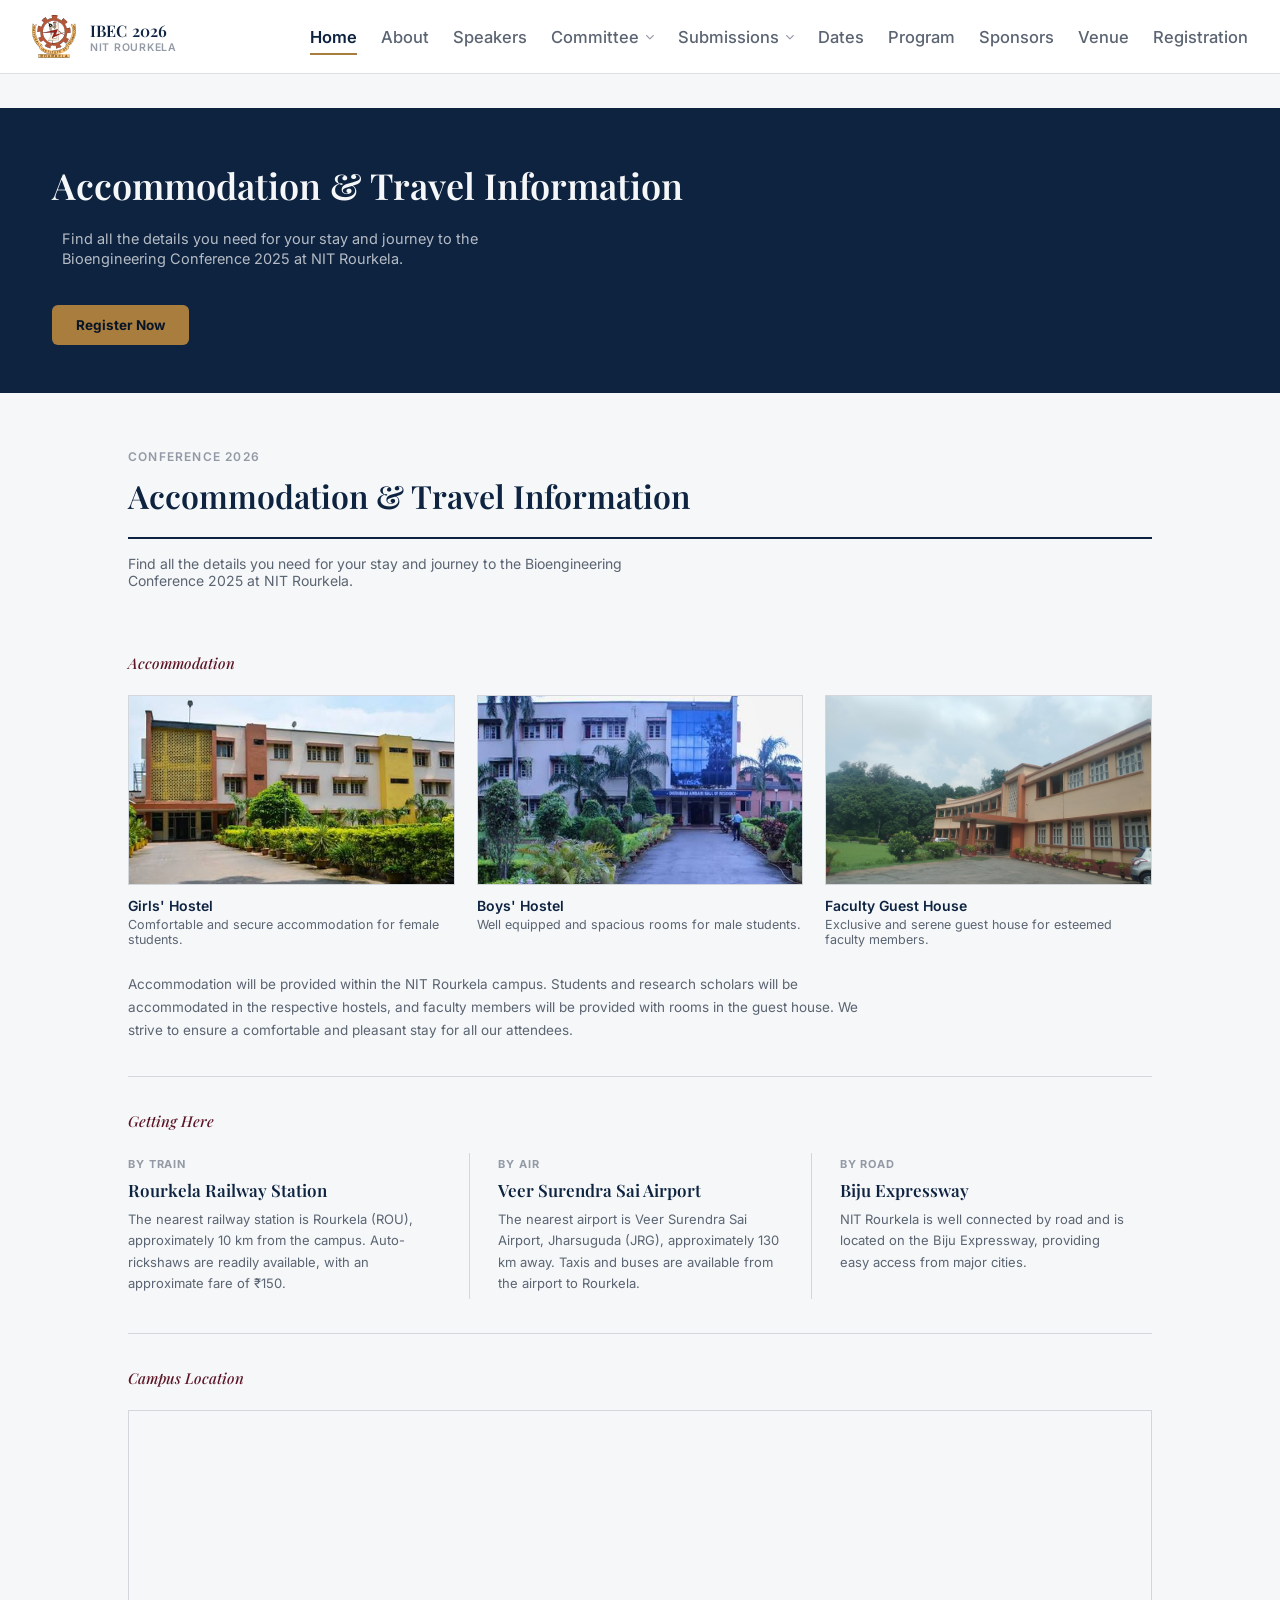
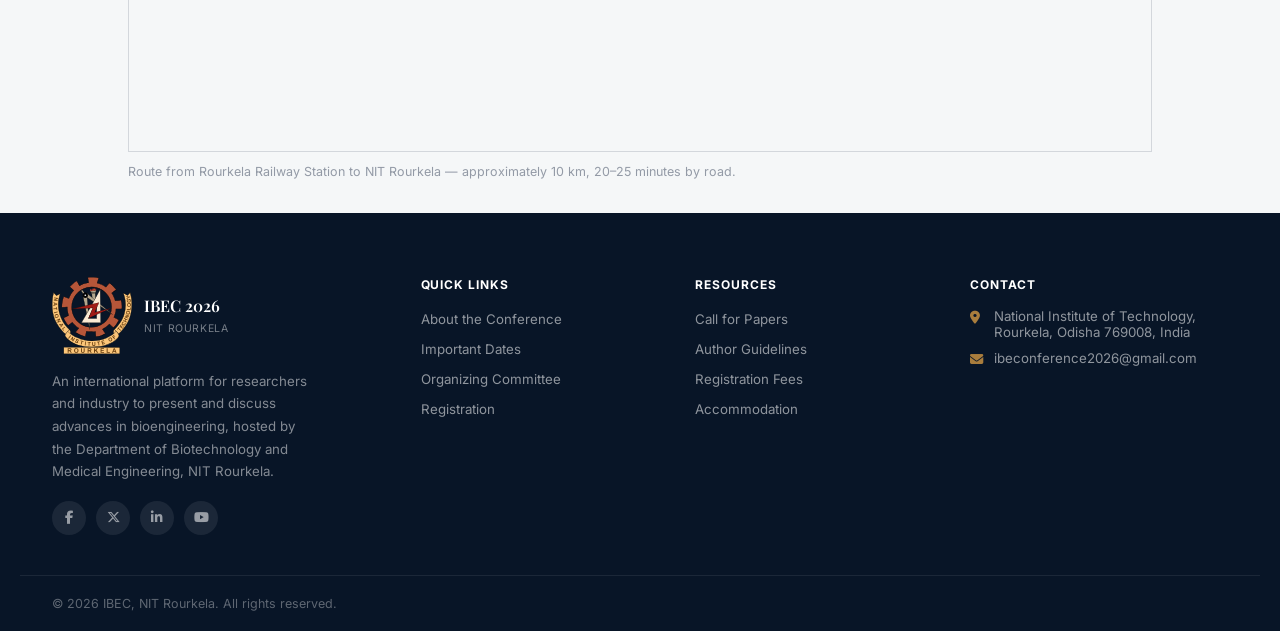
<file: accomodation.html>
<!DOCTYPE html>
<html lang="en">
<head>
<meta charset="UTF-8">
<meta name="viewport" content="width=device-width, initial-scale=1.0">
<title>IBEC 2026 — International Conference on Advances in Computing &amp; Engineering | NIT Rourkela</title>
<link rel="icon" type="image/png" href="assets/logos/Logo.svg">
<link rel="stylesheet" href="https://cdnjs.cloudflare.com/ajax/libs/font-awesome/6.5.1/css/all.min.css">
<link rel="preconnect" href="https://fonts.googleapis.com">
<link rel="preconnect" href="https://fonts.gstatic.com" crossorigin>
<link href="https://fonts.googleapis.com/css2?family=Playfair+Display:ital,wght@0,500;0,600;0,700;1,500&family=Inter:wght@400;500;600;700;800&display=swap" rel="stylesheet">
<link rel="stylesheet" href="style.css">
</head>
<style>
    

  :root {
    --navy: #0E2340;
    --navy-deep: #081527;
    --maroon: #7C2233;
    --maroon-deep: #5C1526;
    --gold: #C6992F;
    --cream: #FBF8F2;
    --paper: #FFFFFF;
    --ink: #1B2430;
    --ink-soft: #5B6472;
    --ink-faint: #939AA6;
    --line: rgba(14,35,64,0.15);
    --line-soft: rgba(14,35,64,0.08);
    --font-display: "Playfair Display", Georgia, serif;
    --font-body: "Inter", -apple-system, BlinkMacSystemFont, sans-serif;
  }

  .wrap_page { max-width: 1080px; margin: 0 auto; padding: 0 28px; }

  /* ---------- Page header ---------- */
  .page-head { padding: 56px 0 30px; }
  .page-head span.tag {
    display: block;
    font-size: 12px;
    font-weight: 600;
    letter-spacing: 0.1em;
    text-transform: uppercase;
    color: var(--ink-faint);
    margin-bottom: 10px;
  }
  .page-head h1 {
    font-family: var(--font-display);
    font-weight: 600;
    font-size: 32px;
    color: var(--navy);
    border-bottom: 2px solid var(--navy);
    padding-bottom: 20px;
  }
  .page-head p {
    margin-top: 16px;
    font-size: 14px;
    color: var(--ink-soft);
    max-width: 560px;
  }

  section { padding: 34px 0; border-bottom: 1px solid var(--line); }
  section:last-of-type { border-bottom: none; }

  .section-title {
    font-family: var(--font-display);
    font-style: italic;
    font-weight: 500;
    font-size: 15px;
    color: var(--maroon-deep);
    margin-bottom: 22px;
  }

  /* ---------- Accommodation gallery ---------- */
  .stay-grid {
    display: grid;
    grid-template-columns: repeat(3, 1fr);
    gap: 22px;
  }
  .stay-item figure { margin: 0; }
  .stay-item img {
    width: 100%;
    height: 190px;
    object-fit: cover;
    display: block;
    border: 1px solid var(--line);
  }
  .stay-item .cap-name {
    font-size: 14px;
    font-weight: 600;
    color: var(--navy);
    margin-top: 12px;
  }
  .stay-item .cap-desc {
    font-size: 12.5px;
    color: var(--ink-soft);
    margin-top: 3px;
  }

  .stay-note {
    margin-top: 26px;
    font-size: 13.5px;
    color: var(--ink-soft);
    max-width: 760px;
    line-height: 1.7;
  }

  /* ---------- Travel ---------- */
  .travel-grid {
    display: grid;
    grid-template-columns: repeat(3, 1fr);
  }
  .travel-item {
    padding: 4px 28px;
    border-left: 1px solid var(--line);
  }
  .travel-item:first-child { border-left: none; padding-left: 0; }
  .travel-item .mode {
    font-size: 11px;
    font-weight: 700;
    letter-spacing: 0.08em;
    text-transform: uppercase;
    color: var(--ink-faint);
    margin-bottom: 8px;
  }
  .travel-item h3 {
    font-family: var(--font-display);
    font-weight: 600;
    font-size: 17px;
    color: var(--navy);
    margin-bottom: 8px;
  }
  .travel-item p {
    font-size: 13px;
    color: var(--ink-soft);
    line-height: 1.65;
  }

  /* ---------- Map ---------- */
  .map-wrap {
    border: 1px solid var(--line);
    overflow: hidden;
  }
  .map-wrap iframe {
    width: 100%;
    height: 340px;
    border: 0;
    display: block;
    filter: grayscale(12%) contrast(0.97);
  }
  .map-caption {
    font-size: 12.5px;
    color: var(--ink-faint);
    margin-top: 12px;
  }

  @media (max-width: 800px) {
    .stay-grid { grid-template-columns: 1fr; }
    .travel-grid { grid-template-columns: 1fr; row-gap: 24px; }
    .travel-item { border-left: none; padding-left: 0; padding-top: 20px; border-top: 1px solid var(--line); }
    .travel-item:first-child { border-top: none; padding-top: 4px; }
  }
  @media (max-width: 520px) {
    .wrap { padding: 0 18px; }
    .page-head h1 { font-size: 25px; }
    .stay-item img { height: 210px; }
  }

</style>
<body>

<!-- ============================================================
     HEADER
     ============================================================ -->
<header id="siteHeader">
  <div class="headerRow">
    <a href="#" class="brand">
      <span class="brand-logo">
        <img src="assets/logos/Logo.svg" alt="IBEC 2026">
      </span>
      <span class="brand-text"><b>IBEC 2026</b><span>NIT Rourkela</span></span>
    </a>
    <div class="headerActions">
      <button class="menuButton" id="menuButton" aria-label="Open menu"><i class="fa-solid fa-bars"></i></button>
    </div>
    <ul class="primaryNav">
      <li><a href="./" class="active">Home</a></li>
      <li><a href="about.html">About</a></li>
      <li><a href="keynotes.html">Speakers</a></li>
      <li class="hasDropdown"><a href="#">Committee <i class="fa-solid fa-chevron-down"></i></a><ul class="dropdownMenu"><li><a href="comittee.html">Organizing Committee</a></li><li><a href="comittee.html#advisory">Advisory Committee</a></li><li><a href="comittee.html#international">International Committee</a></li></ul></li>
      <li class="hasDropdown"><a href="#">Submissions <i class="fa-solid fa-chevron-down"></i></a><ul class="dropdownMenu"><li><a href="topicsandtracks.html">Call for Papers</a></li><li><a href="author_guidlines.html">Author Guidelines</a></li> 

<li><a href="registration.html">Submission Portal</a></li></ul></li>
      <li><a href="important_dates.html">Dates</a></li>
      <li><a href="program.html">Program</a></li>
      <li><a href="./#sponsors">Sponsors</a></li>
      <li><a href="venue.html">Venue</a></li>
      <li><a href="registration.html">Registration</a></li>
    </ul>
  </div>
</header>

<div class="mobileNav" id="mobileNav">
  <div class="mobileNavBody">
    <button class="closeMobile" id="closeMobile" aria-label="Close menu">✕</button>
    <ul>
      <li><a href="./">Home</a></li>
      <li><a href="about.html">About</a></li>
      <li><a href="keynotes.html">Speakers</a></li>
      <li class="hasSubmenu">
        <button class="mobileSubToggle">Committee <i class="fa-solid fa-chevron-down"></i></button>
        <ul class="mobileSubmenu">
          <li><a href="comittee.html">Organizing Committee</a></li>
          <li><a href="advisorycommittee.html">National Advisory Committee</a></li>
          <li><a href="internationalcommittee.html">International Advisory Committee</a></li>
        </ul>
      </li>
      <li class="hasSubmenu">
        <button class="mobileSubToggle">Submissions <i class="fa-solid fa-chevron-down"></i></button>
        <ul class="mobileSubmenu">
          <li><a href="topicsandtracks.html">Call for Papers</a></li>
          <li><a href="author_guidlines.html">Author Guidelines</a></li>
          <li><a href="registration.html">Submission Portal</a></li>
        </ul>
      </li>
      <li><a href="important_dates.html">Dates</a></li>
      <li><a href="program.html">Program</a></li>
      <li><a href="./#sponsors">Sponsors</a></li>
      <li><a href="venue.html">Venue</a></li>
      <li><a href="registration.html">Registration</a></li>
    </ul>
    <a href="registration.html" class="mobileNavCta">Register Now</a>
  </div>
</div>
</div>



<section class="hero_second">
  <div class="wrap">
    <!-- <div class="eyebrow"></div> -->
    <h1>Accommodation & Travel Information</h1>
    <p class="lede" style="padding: 10px;line-height: 20px;">Find all the details you need for your stay and journey to the Bioengineering Conference 2025 at NIT Rourkela.</p>
    <div class="hero-row">
      <a href="registration.html" class="btn-primary">Register Now</a>
      <!-- <span class="deadline-note">Last date of registration: <b>07 Dec 2025</b></span> -->
    </div>
  </div>
</section>



<div class="wrap_page">
  <div class="page-head">
    <span class="tag">Conference 2026</span>
    <h1>Accommodation &amp; Travel Information</h1>
    <p >Find all the details you need for your stay and journey to the Bioengineering Conference 2025 at NIT Rourkela.</p>
  </div>

  <section>
    <div class="section-title">Accommodation</div>
    <div class="stay-grid">
      <div class="stay-item">
        <figure>
          <img src="assets/banners/girls_hostel_banner.jpg" alt="Girls' Hostel">
        </figure>
        <div class="cap-name">Girls' Hostel</div>
        <div class="cap-desc">Comfortable and secure accommodation for female students.</div>
      </div>
      <div class="stay-item">
        <figure>
          <img src="assets/banners/boys_hostel_banner.jpg" alt="Boys' Hostel">
        </figure>
        <div class="cap-name">Boys' Hostel</div>
        <div class="cap-desc">Well equipped and spacious rooms for male students.</div>
      </div>
      <div class="stay-item">
        <figure>
          <img src="assets/banners/faculty_guesthouse_banner.avif" alt="Faculty Guest House">
        </figure>
        <div class="cap-name">Faculty Guest House</div>
        <div class="cap-desc">Exclusive and serene guest house for esteemed faculty members.</div>
      </div>
    </div>
    <p class="stay-note">Accommodation will be provided within the NIT Rourkela campus. Students and research scholars will be accommodated in the respective hostels, and faculty members will be provided with rooms in the guest house. We strive to ensure a comfortable and pleasant stay for all our attendees.</p>
  </section>

  <section>
    <div class="section-title">Getting Here</div>
    <div class="travel-grid">
      <div class="travel-item">
        <div class="mode">By Train</div>
        <h3>Rourkela Railway Station</h3>
        <p>The nearest railway station is Rourkela (ROU), approximately 10 km from the campus. Auto-rickshaws are readily available, with an approximate fare of ₹150.</p>
      </div>
      <div class="travel-item">
        <div class="mode">By Air</div>
        <h3>Veer Surendra Sai Airport</h3>
        <p>The nearest airport is Veer Surendra Sai Airport, Jharsuguda (JRG), approximately 130 km away. Taxis and buses are available from the airport to Rourkela.</p>
      </div>
      <div class="travel-item">
        <div class="mode">By Road</div>
        <h3>Biju Expressway</h3>
        <p>NIT Rourkela is well connected by road and is located on the Biju Expressway, providing easy access from major cities.</p>
      </div>
    </div>
  </section>

  <section>
    <div class="section-title">Campus Location</div>
    <div class="map-wrap">
      <iframe
        src="https://www.google.com/maps?q=National+Institute+of+Technology+Rourkela&output=embed"
        loading="lazy"
        referrerpolicy="no-referrer-when-downgrade"
        allowfullscreen>
      </iframe>
    </div>
    <p class="map-caption">Route from Rourkela Railway Station to NIT Rourkela — approximately 10 km, 20–25 minutes by road.</p>
  </section>
</div>


<!-- ============================================================
     FOOTER
     ============================================================ -->
<footer id="contact">
  <div class="footerTop">

    <div class="footerCol">
      <div class="footerBrand">
        <img src="assets/logos/Logo.svg" alt="NIT Rourkela Logo" style="width: 80px;">
        <div><b>IBEC 2026</b><span>NIT Rourkela</span></div>
      </div>
      <p>An international platform for researchers and industry to present and discuss advances in bioengineering, hosted by the Department of Biotechnology and Medical Engineering, NIT Rourkela.</p>
      <div class="footerSocials">
        <a href="#" aria-label="Facebook"><i class="fa-brands fa-facebook-f"></i></a>
        <a href="#" aria-label="Twitter"><i class="fa-brands fa-x-twitter"></i></a>
        <a href="#" aria-label="LinkedIn"><i class="fa-brands fa-linkedin-in"></i></a>
        <a href="#" aria-label="YouTube"><i class="fa-brands fa-youtube"></i></a>
      </div>
    </div>

    <div class="footerCol">
      <h4>Quick Links</h4>
      <ul>
        <li><a href="about.html">About the Conference</a></li>
        <li><a href="important_dates.html">Important Dates</a></li>
        <li><a href="comittee.html">Organizing Committee</a></li>
        <li><a href="registration.html">Registration</a></li>
      </ul>
    </div>

    <div class="footerCol">
      <h4>Resources</h4>
      <ul>
        <li><a href="topicsandtracks.html">Call for Papers</a></li>
        <li><a href="author_guidlines.html">Author Guidelines</a></li>
        <li><a href="registration.html">Registration Fees</a></li>
        <li><a href="accomodation.html">Accommodation</a></li>
      </ul>
    </div>

    <div class="footerCol">
      <h4>Contact</h4>
      <ul class="footerContact">
        <li><i class="fa-solid fa-location-dot"></i> National Institute of Technology, Rourkela, Odisha 769008, India</li>
        <li><i class="fa-solid fa-envelope"></i> ibeconference2026@gmail.com</li>
         
      </ul>
    </div>

  </div>

  <div class="footerBottom">
    <span>© 2026 IBEC, NIT Rourkela. All rights reserved.</span>
      
  </div>
</footer>

<script >
    // ---- sticky header shadow on scroll ----
  const siteHeader = document.getElementById('siteHeader');
  window.addEventListener('scroll', () => {
    siteHeader.style.boxShadow = window.scrollY > 40 ? '0 6px 22px rgba(8,21,39,0.1)' : 'none';
  });

  // ---- mobile menu ----
  document.getElementById('menuButton').addEventListener('click', () => {
    document.getElementById('mobileNav').classList.add('isOpen');
  });
  document.getElementById('closeMobile').addEventListener('click', () => {
    document.getElementById('mobileNav').classList.remove('isOpen');
  });
  document.querySelectorAll('.mobileNav a').forEach(a => {
    a.addEventListener('click', () => document.getElementById('mobileNav').classList.remove('isOpen'));
  });

 
</script>

</body>
</html>
</file>
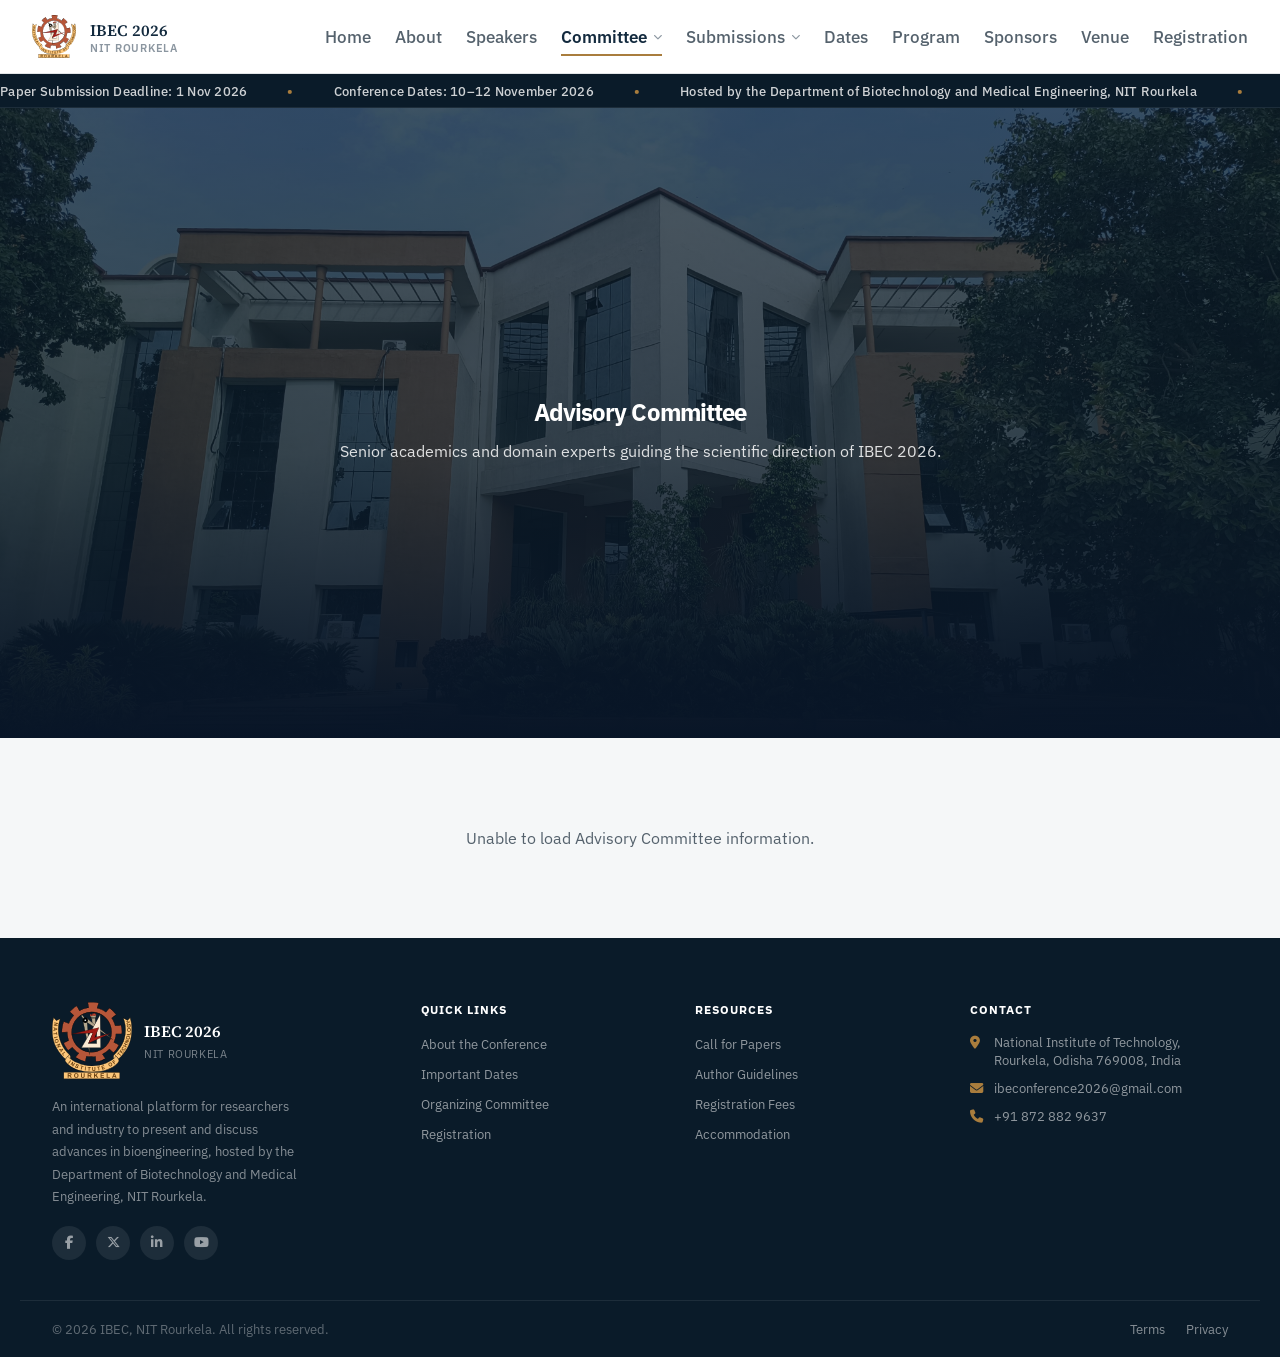
<file: advisorycommittee.html>
<!DOCTYPE html>
<html lang="en">

<head>

    <meta charset="UTF-8">

    <meta
        name="viewport"
        content="width=device-width, initial-scale=1.0"
    >

    <title>
        IBEC 2026 — Committee | NIT Rourkela
    </title>
    <link rel="icon" type="image/png" href="assets/logos/Logo.svg">

    <link
        rel="icon"
        type="image/png"
        href="assets/logos/Logo.svg"
    >

    <link
        rel="stylesheet"
        href="https://cdnjs.cloudflare.com/ajax/libs/font-awesome/6.5.1/css/all.min.css"
    >

    <link
        rel="preconnect"
        href="https://fonts.googleapis.com"
    >

    <link
        rel="preconnect"
        href="https://fonts.gstatic.com"
        crossorigin
    >

    <link
        href="https://fonts.googleapis.com/css2?family=Source+Serif+4:wght@500;600;700&family=IBM+Plex+Sans:wght@400;500;600;700;800&display=swap"
        rel="stylesheet"
    >

    <link
        rel="stylesheet"
        href="style.css"
    >


    <style>


/* =========================================================
   PERSONAL WEBSITE
   ========================================================= */

.advisoryWebsite {
    display: inline-flex;
    align-items: center;
    gap: 6px;

    margin-top: 10px;

    font-size: 11.5px;
    font-weight: 600;

    color: var(--teal-deep);

    text-decoration: none;

    transition:
        color 0.2s ease,
        opacity 0.2s ease;
}


.advisoryWebsite i {
    font-size: 10px;
}


.advisoryWebsite:hover {
    color: var(--bronze-deep);
    text-decoration: underline;
}
        .wrap_secondary {
            max-width: 980px;
            margin: 0 auto;
            padding: 0 28px;
        }


        /* =========================================================
           SECTIONS
           ========================================================= */

        section.committeeBlock {
            padding: 50px 0;
            border-bottom: 1px solid var(--line);
            scroll-margin-top: 90px;
        }

        section.committeeBlock:last-of-type {
            border-bottom: none;
        }


        .blockHead {
            margin-bottom: 30px;
        }


        .blockHead .eyebrow {
            display: block;
            font-size: 11.5px;
            font-weight: 700;
            letter-spacing: 0.09em;
            text-transform: uppercase;
            color: var(--bronze-deep);
            margin-bottom: 8px;
        }


        .blockHead h2 {
            font-family: var(--font-display);
            font-weight: 600;
            font-size: 25px;
            color: var(--navy);
        }


        .blockHead p {
            margin-top: 10px;
            font-size: 13.5px;
            color: var(--ink-soft);
            max-width: 560px;
        }


        .section-title {
            font-family: var(--font-display);
            font-style: italic;
            font-weight: 500;
            font-size: 15px;
            color: var(--teal-deep);
            margin: 34px 0 20px;
        }


        .section-title:first-of-type {
            margin-top: 0;
        }


        /* =========================================================
           LEADERSHIP
           ========================================================= */

        .leader-grid {
            display: grid;
            grid-template-columns: 1fr 1fr;
            gap: 40px;
        }


        .leader-block {
            display: flex;
            align-items: center;
            gap: 18px;
        }


        .leader-block .photo {
            flex-shrink: 0;
            width: 96px;
            height: 96px;
            border-radius: 50%;
            object-fit: cover;
            border: 1px solid var(--line);
            background: var(--mist);
            color: transparent;
        }


        .leader-block .role {
            font-size: 11px;
            font-weight: 700;
            letter-spacing: 0.09em;
            text-transform: uppercase;
            color: var(--bronze-deep);
            margin-bottom: 6px;
        }


        .leader-block .name {
            font-family: var(--font-display);
            font-weight: 600;
            font-size: 19px;
            color: var(--navy);
            margin-bottom: 3px;
        }


        .leader-block .org {
            font-size: 13px;
            font-style: italic;
            color: var(--ink-soft);
        }


        /* =========================================================
           CONVENORS
           ========================================================= */

        .convenor-list {
            display: grid;
            grid-template-columns: 1fr 1fr;
            row-gap: 18px;
            column-gap: 40px;
        }


        .convenor-item {
            display: flex;
            align-items: center;
            gap: 12px;
            padding-bottom: 14px;
            border-bottom: 1px solid var(--line-soft);
        }


        .convenor-item .photo {
            flex-shrink: 0;
            width: 72px;
            height: 72px;
            border-radius: 50%;
            object-fit: cover;
            border: 1px solid var(--line);
            background: var(--mist);
            color: transparent;
        }


        .convenor-item .info {
            display: flex;
            flex-direction: column;
            min-width: 0;
        }


        .convenor-item .name {
            font-size: 13.8px;
            font-weight: 600;
            color: var(--ink);
        }


        .convenor-item .mail {
            font-size: 11.5px;
            color: var(--ink-faint);
            margin-top: 1px;
        }


        /* =========================================================
           COMMITTEE MEMBERS
           ========================================================= */

        .member-list {
            columns: 2;
            column-gap: 48px;
        }


        .member-row {
            break-inside: avoid;
            display: flex;
            justify-content: space-between;
            align-items: baseline;
            gap: 14px;
            padding: 9px 0;
            border-bottom: 1px solid var(--line-soft);
        }


        .member-row .name {
            font-size: 13.3px;
            color: var(--ink);
            font-weight: 500;
        }


        .member-row .rank {
            font-size: 11.3px;
            color: var(--ink-faint);
            white-space: nowrap;
            text-align: right;
        }


        /* =========================================================
           ADVISORY COMMITTEE
           ========================================================= */

        .advisoryGrid {
            display: grid;
            grid-template-columns: repeat(3, 1fr);
            gap: 34px 30px;
        }


        .advisoryItem {
            text-align: center;
        }


        .advisoryItem .photo {
            width: 100px;
            height: 100px;
            border-radius: 50%;
            object-fit: cover;
            margin: 0 auto 14px;
            border: 1px solid var(--line);
            background: var(--mist);
            color: transparent;
        }


        .advisoryItem .name {
            font-family: var(--font-display);
            font-weight: 600;
            font-size: 15px;
            color: var(--navy);
            margin-bottom: 4px;
        }


        .advisoryItem .role {
            font-size: 10.5px;
            font-weight: 700;
            letter-spacing: 0.08em;
            text-transform: uppercase;
            color: var(--bronze-deep);
            margin-bottom: 6px;
        }


        .advisoryItem .org {
            font-size: 12.3px;
            color: var(--ink-soft);
            line-height: 1.5;
        }


        /* =========================================================
           ADVISORY LOADING BAR
           ========================================================= */

        .advisoryLoading {
            width: 100%;
            padding: 35px 0;
            text-align: center;
        }


        .advisoryLoadingText {
            font-size: 12px;
            color: var(--ink-soft);
            margin-bottom: 12px;
        }


        .advisoryLoadingBar {
            width: 100%;
            height: 4px;
            background: var(--line-soft);
            border-radius: 10px;
            overflow: hidden;
            position: relative;
        }


        .advisoryLoadingBar::before {
            content: "";
            position: absolute;
            top: 0;
            left: -35%;
            width: 35%;
            height: 100%;
            background: var(--teal-deep);
            border-radius: 10px;

            animation:
                advisoryLoading 1.2s
                ease-in-out infinite;
        }


        @keyframes advisoryLoading {

            0% {
                left: -35%;
            }

            50% {
                left: 50%;
                width: 45%;
            }

            100% {
                left: 100%;
                width: 35%;
            }

        }


        /* =========================================================
           RESPONSIVE
           ========================================================= */

        @media (max-width: 780px) {

            .advisoryGrid {
                grid-template-columns: repeat(2, 1fr);
            }

        }


        @media (max-width: 640px) {

            .leader-grid {
                grid-template-columns: 1fr;
                gap: 24px;
            }


            .convenor-list {
                grid-template-columns: 1fr;
            }


            .member-list {
                columns: 1;
            }


            .advisoryGrid {
                grid-template-columns: 1fr;
            }

        }

    </style>

</head>


<body>


    <!-- =========================================================
         HEADER
         ========================================================= -->

    <header id="siteHeader">

        <div class="headerRow">

            <a
                href="#"
                class="brand"
            >

                <span class="brand-logo">

                    <img
                        src="assets/logos/Logo.svg"
                        alt="IBEC 2026"
                    >

                </span>


                <span class="brand-text">

                    <b>IBEC 2026</b>

                    <span>
                        NIT Rourkela
                    </span>

                </span>

            </a>


            <div class="headerActions">

                <button
                    class="menuButton"
                    id="menuButton"
                    aria-label="Open menu"
                >

                    <i class="fa-solid fa-bars"></i>

                </button>

            </div>


            <ul class="primaryNav">

                <li>
                    <a href="./">
                        Home
                    </a>
                </li>


                <li>
                    <a href="about.html">
                        About
                    </a>
                </li>


                <li>
                    <a href="keynotes.html">
                        Speakers
                    </a>
                </li>


                <li class="hasDropdown">

                    <a
                        href="comittee.html"
                        class="active"
                    >

                        Committee

                        <i
                            class="fa-solid fa-chevron-down"
                        ></i>

                    </a>


                    <ul class="dropdownMenu">

                        <li>
                            <a href="comittee.html#organizing">
                                Organizing Committee
                            </a>
                        </li>

                        <li>
                            <a href="advisorycommittee.html">
                                National Advisory Committee
                            </a>
                        </li>

                        <li>
                            <a href="internationalcommittee.html">
                                International Advisory Committee
                            </a>
                        </li>

                    </ul>

                </li>


                <li class="hasDropdown">

                    <a href="#">

                        Submissions

                        <i
                            class="fa-solid fa-chevron-down"
                        ></i>

                    </a>


                    <ul class="dropdownMenu">

                        <li>
                            <a href="topicsandtracks.html">
                                Call for Papers
                            </a>
                        </li>

                        <li>
                            <a href="author_guidlines.html">
                                Author Guidelines
                            </a>
                        </li>

                        <li>
                            <a href="registration.html">
                                Submission Portal
                            </a>
                        </li>

                    </ul>

                </li>


                <li>
                    <a href="important_dates.html">
                        Dates
                    </a>
                </li>


                <li>
                    <a href="program.html">
                        Program
                    </a>
                </li>


                <li>
                    <a href="./#sponsors">
                        Sponsors
                    </a>
                </li>


                <li>
                    <a href="venue.html">
                        Venue
                    </a>
                </li>


                <li>
                    <a href="registration.html">
                        Registration
                    </a>
                </li>

            </ul>

        </div>

    </header>


    <!-- =========================================================
         ANNOUNCEMENT TICKER
         ========================================================= -->

    <div class="announceBar">

        <div class="announceTrack">

            <span>
                Paper Submission Deadline: 1 Nov 2026
            </span>

            <span class="dot">
                •
            </span>

            <span>
                Conference Dates: 10–12 November 2026
            </span>

            <span class="dot">
                •
            </span>

            <span>
                 
Hosted by the Department of Biotechnology and Medical Engineering, NIT Rourkela
            </span>

            <span class="dot">
                •
            </span>


            <span>
                Paper Submission Deadline: 1 Nov 2026
            </span>

            <span class="dot">
                •
            </span>

            <span>
                Conference Dates: 10–12 November 2026
            </span>

            <span class="dot">
                •
            </span>

            <span>
                 
Hosted by the Department of Biotechnology and Medical Engineering, NIT Rourkela
            </span>

            <span class="dot">
                •
            </span>

        </div>

    </div>


    <!-- =========================================================
         MOBILE NAVIGATION
         ========================================================= -->

<div class="mobileNav" id="mobileNav">
  <div class="mobileNavBody">
    <button class="closeMobile" id="closeMobile" aria-label="Close menu">✕</button>
    <ul>
      <li><a href="./">Home</a></li>
      <li><a href="about.html">About</a></li>
      <li><a href="keynotes.html">Speakers</a></li>
      <li class="hasSubmenu">
        <button class="mobileSubToggle">Committee <i class="fa-solid fa-chevron-down"></i></button>
        <ul class="mobileSubmenu">
          <li><a href="comittee.html">Organizing Committee</a></li>
          <li><a href="advisorycommittee.html">National Advisory Committee</a></li>
          <li><a href="internationalcommittee.html">International Advisory Committee</a></li>
        </ul>
      </li>
      <li class="hasSubmenu">
        <button class="mobileSubToggle">Submissions <i class="fa-solid fa-chevron-down"></i></button>
        <ul class="mobileSubmenu">
          <li><a href="topicsandtracks.html">Call for Papers</a></li>
          <li><a href="author_guidlines.html">Author Guidelines</a></li>
          <li><a href="registration.html">Submission Portal</a></li>
        </ul>
      </li>
      <li><a href="important_dates.html">Dates</a></li>
      <li><a href="program.html">Program</a></li>
      <li><a href="./#sponsors">Sponsors</a></li>
      <li><a href="venue.html">Venue</a></li>
      <li><a href="registration.html">Registration</a></li>
    </ul>
    <a href="registration.html" class="mobileNavCta">Register Now</a>
  </div>
</div>
</div>

    <!-- =========================================================
         HERO
         ========================================================= -->

    <section
        class="hero_subpage"
        id="home"
    >

        <div class="hero_content">

            <h1>
                Advisory Committee
            </h1>


            <p>
                Senior academics and domain experts guiding the scientific direction of IBEC 2026.
            </p>

        </div>

    </section>


    <!-- =========================================================
         ADVISORY COMMITTEE
         ========================================================= -->

    <div class="wrap_secondary">

        <section
            class="committeeBlock"
            id="advisory"
        >

            <div
                class="advisoryGrid"
                id="advisoryGrid"
            >

                <!-- Loading bar -->

                <div
                    class="advisoryLoading"
                    id="advisoryLoading"
                    style="grid-column: 1 / -1;"
                >

                    <div class="advisoryLoadingText">
                        Loading Advisory Committee...
                    </div>


                    <div class="advisoryLoadingBar"></div>

                </div>

            </div>

        </section>

    </div>


    <!-- =========================================================
         FOOTER
         ========================================================= -->

    <footer id="contact">

        <div class="footerTop">

            <div class="footerCol">

                <div class="footerBrand">

                    <img
                        src="assets/logos/Logo.svg"
                        alt="NIT Rourkela Logo"
                        style="width: 80px;"
                    >


                    <div>

                        <b>
                            IBEC 2026
                        </b>

                        <span>
                            NIT Rourkela
                        </span>

                    </div>

                </div>


                <p>

                    An international platform for researchers and industry to present and discuss advances in bioengineering, hosted by the Department of Biotechnology and Medical Engineering, NIT Rourkela.

                </p>


                <div class="footerSocials">

                    <a
                        href="#"
                        aria-label="Facebook"
                    >
                        <i class="fa-brands fa-facebook-f"></i>
                    </a>


                    <a
                        href="#"
                        aria-label="Twitter"
                    >
                        <i class="fa-brands fa-x-twitter"></i>
                    </a>


                    <a
                        href="#"
                        aria-label="LinkedIn"
                    >
                        <i class="fa-brands fa-linkedin-in"></i>
                    </a>


                    <a
                        href="#"
                        aria-label="YouTube"
                    >
                        <i class="fa-brands fa-youtube"></i>
                    </a>

                </div>

            </div>


            <div class="footerCol">

                <h4>
                    Quick Links
                </h4>


                <ul>

                    <li>
                        <a href="about.html">
                            About the Conference
                        </a>
                    </li>

                    <li>
                        <a href="important_dates.html">
                            Important Dates
                        </a>
                    </li>

                    <li>
                        <a href="comittee.html">
                            Organizing Committee
                        </a>
                    </li>

                    <li>
                        <a href="registration.html">
                            Registration
                        </a>
                    </li>

                </ul>

            </div>


            <div class="footerCol">

                <h4>
                    Resources
                </h4>


                <ul>

                    <li>
                        <a href="topicsandtracks.html">
                            Call for Papers
                        </a>
                    </li>

                    <li>
                        <a href="author_guidlines.html">
                            Author Guidelines
                        </a>
                    </li>

                    <li>
                        <a href="registration.html">
                            Registration Fees
                        </a>
                    </li>

                    <li>
                        <a href="accomodation.html">
                            Accommodation
                        </a>
                    </li>

                </ul>

            </div>


            <div class="footerCol">

                <h4>
                    Contact
                </h4>


                <ul class="footerContact">

                    <li>

                        <i class="fa-solid fa-location-dot"></i>

                        National Institute of Technology,
                        Rourkela, Odisha 769008, India

                    </li>


                    <li>

                        <i class="fa-solid fa-envelope"></i>

                        ibeconference2026@gmail.com

                    </li>


                    <li>

                        <i class="fa-solid fa-phone"></i>

                        +91 872 882 9637

                    </li>

                </ul>

            </div>

        </div>


        <div class="footerBottom">

            <span>
                © 2026 IBEC, NIT Rourkela. All rights reserved.
            </span>


            <div>

                <a href="#">
                    Terms
                </a>

                <a href="#">
                    Privacy
                </a>

            </div>

        </div>

    </footer>


    <!-- =========================================================
         JAVASCRIPT
         ========================================================= -->

    <script>


        /* =====================================================
           ADVISORY COMMITTEE API
           ===================================================== */

        const ADVISORY_API =
            "https://script.google.com/macros/s/AKfycbyhxDlUAsWA9yWJWBE0_lc9API9cFmEy6DF2Q3E8kKzgjPxsGhdvhLsvCqn3bJB-zY-/exec";


        /* =====================================================
           PAGE LOAD
           ===================================================== */

        document.addEventListener(
            "DOMContentLoaded",
            function () {


                /* =============================================
                   HEADER SHADOW
                   ============================================= */

                const siteHeader =
                    document.getElementById(
                        "siteHeader"
                    );


                if (siteHeader) {

                    window.addEventListener(
                        "scroll",
                        function () {

                            siteHeader.style.boxShadow =
                                window.scrollY > 40
                                    ? "0 6px 22px rgba(8,21,39,0.1)"
                                    : "none";

                        }
                    );

                }


                /* =============================================
                   MOBILE MENU
                   ============================================= */

                const menuButton =
                    document.getElementById(
                        "menuButton"
                    );


                const closeMobile =
                    document.getElementById(
                        "closeMobile"
                    );


                const mobileNav =
                    document.getElementById(
                        "mobileNav"
                    );


                if (
                    menuButton &&
                    closeMobile &&
                    mobileNav
                ) {


                    /* Open menu */

                    menuButton.addEventListener(
                        "click",
                        function () {

                            mobileNav.classList.add(
                                "isOpen"
                            );

                        }
                    );


                    /* Close menu */

                    closeMobile.addEventListener(
                        "click",
                        function () {

                            mobileNav.classList.remove(
                                "isOpen"
                            );

                        }
                    );


                    /* Close when link clicked */

                    mobileNav
                        .querySelectorAll("a")
                        .forEach(
                            function (link) {

                                link.addEventListener(
                                    "click",
                                    function () {

                                        mobileNav.classList.remove(
                                            "isOpen"
                                        );

                                    }
                                );

                            }
                        );

                }


                /* =============================================
                   LOAD ADVISORY COMMITTEE
                   ============================================= */

                loadAdvisoryCommittee();

            }
        );


        /* =====================================================
           LOAD ADVISORY COMMITTEE
           ===================================================== */

        function loadAdvisoryCommittee() {


    const container =
        document.getElementById(
            "advisoryGrid"
        );


    if (!container) {

        console.log(
            "advisoryGrid not found"
        );

        return;

    }


    /* =============================================
       JSONP CALLBACK
       ============================================= */

    const callbackName =
        "advisoryCallback";


    window[callbackName] =
        function (members) {


            console.log(
                "Advisory Committee:",
                members
            );


            /* =========================================
               REMOVE LOADING BAR
               ========================================= */

            const loading =
                document.getElementById(
                    "advisoryLoading"
                );


            if (loading) {

                loading.remove();

            }


            /* =========================================
               CLEAR GRID
               ========================================= */

            container.innerHTML = "";


            /* =========================================
               ONLY CONFIRMED MEMBERS
               ========================================= */

            const confirmedMembers =
                members.filter(
                    function (member) {

                        return String(
                            member.status || ""
                        )
                        .trim()
                        .toLowerCase() ===
                        "confirmed";

                    }
                );


            /* =========================================
               SORT BY DISPLAY ORDER
               ========================================= */

            confirmedMembers.sort(
                function (a, b) {

                    return (

                        Number(
                            a.order || 9999
                        )

                        -

                        Number(
                            b.order || 9999
                        )

                    );

                }
            );


            /* =========================================
               CREATE CARDS
               ========================================= */

            confirmedMembers.forEach(
                function (member) {


                    const card =
                        document.createElement(
                            "div"
                        );


                    card.className =
                        "advisoryItem";


                    /* =================================
                       MEMBER DATA
                       ================================= */

                    const photo =
                        member.photo ||
                        "assets/committee/default.jpg";


                    const name =
                        member.name || "";


                    const designation =
                        member.designation || "";


                    const institution =
                        member.institution || "";


                    const website =
                        String(
                            member.website || ""
                        ).trim();


                    /* =================================
                       CARD HTML
                       ================================= */

                    card.innerHTML = `

                        <img
                            class="photo"
                            src="${photo}"
                            alt="${name}"
                            loading="lazy"
                        >


                        <div class="role">
                            Advisory Member
                        </div>


                        <div class="name">
                            ${name}
                        </div>


                        <div class="org">

                            ${designation}

                            ${
                                designation &&
                                institution
                                    ? ", "
                                    : ""
                            }

                            ${institution}

                        </div>

                    `;


                    /* =================================
                       PERSONAL WEBSITE
                       ================================= */

                    if (website) {

                        const websiteLink =
                            document.createElement(
                                "a"
                            );


                        websiteLink.href =
                            website;


                        websiteLink.target =
                            "_blank";


                        websiteLink.rel =
                            "noopener noreferrer";


                        websiteLink.className =
                            "advisoryWebsite";


                        websiteLink.innerHTML = `

                            <i
                                class="fa-solid fa-globe"
                            ></i>

                            Personal Website

                        `;


                        card.appendChild(
                            websiteLink
                        );

                    }


                    /* =================================
                       ADD CARD
                       ================================= */

                    container.appendChild(
                        card
                    );


                    /* =================================
                       IMAGE FALLBACK
                       ================================= */

                    const image =
                        card.querySelector(
                            ".photo"
                        );


                    if (image) {

                        image.addEventListener(
                            "error",
                            function () {

                                if (
                                    image.dataset.fallback
                                ) {

                                    return;

                                }


                                image.dataset.fallback =
                                    "true";


                                image.src =
                                    "assets/committee/default.jpg";

                            }
                        );

                    }

                }
            );


            /* =========================================
               NO CONFIRMED MEMBERS
               ========================================= */

            if (
                confirmedMembers.length === 0
            ) {

                container.innerHTML = `

                    <div
                        style="
                            grid-column: 1 / -1;
                            text-align: center;
                            padding: 40px;
                            color: var(--ink-soft);
                        "
                    >

                        Advisory Committee members
                        will be announced soon.

                    </div>

                `;

            }


            /* =========================================
               REMOVE JSONP CALLBACK
               ========================================= */

            delete window[
                callbackName
            ];

        };


    /* =============================================
       CREATE JSONP SCRIPT
       ============================================= */

    const script =
        document.createElement(
            "script"
        );


    script.src =
        ADVISORY_API +
        "?callback=" +
        callbackName;


    /* =============================================
       API ERROR
       ============================================= */

    script.onerror =
        function () {


            console.error(
                "Unable to load Advisory Committee API."
            );


            /* Remove loading bar */

            const loading =
                document.getElementById(
                    "advisoryLoading"
                );


            if (loading) {

                loading.remove();

            }


            /* Show error */

            container.innerHTML = `

                <div
                    style="
                        grid-column: 1 / -1;
                        text-align: center;
                        padding: 40px;
                        color: var(--ink-soft);
                    "
                >

                    Unable to load Advisory Committee
                    information.

                </div>

            `;


            delete window[
                callbackName
            ];


            script.remove();

        };


    /* =============================================
       ADD SCRIPT
       ============================================= */

    document.body.appendChild(
        script
    );

}

    </script>


</body>

</html>
</file>
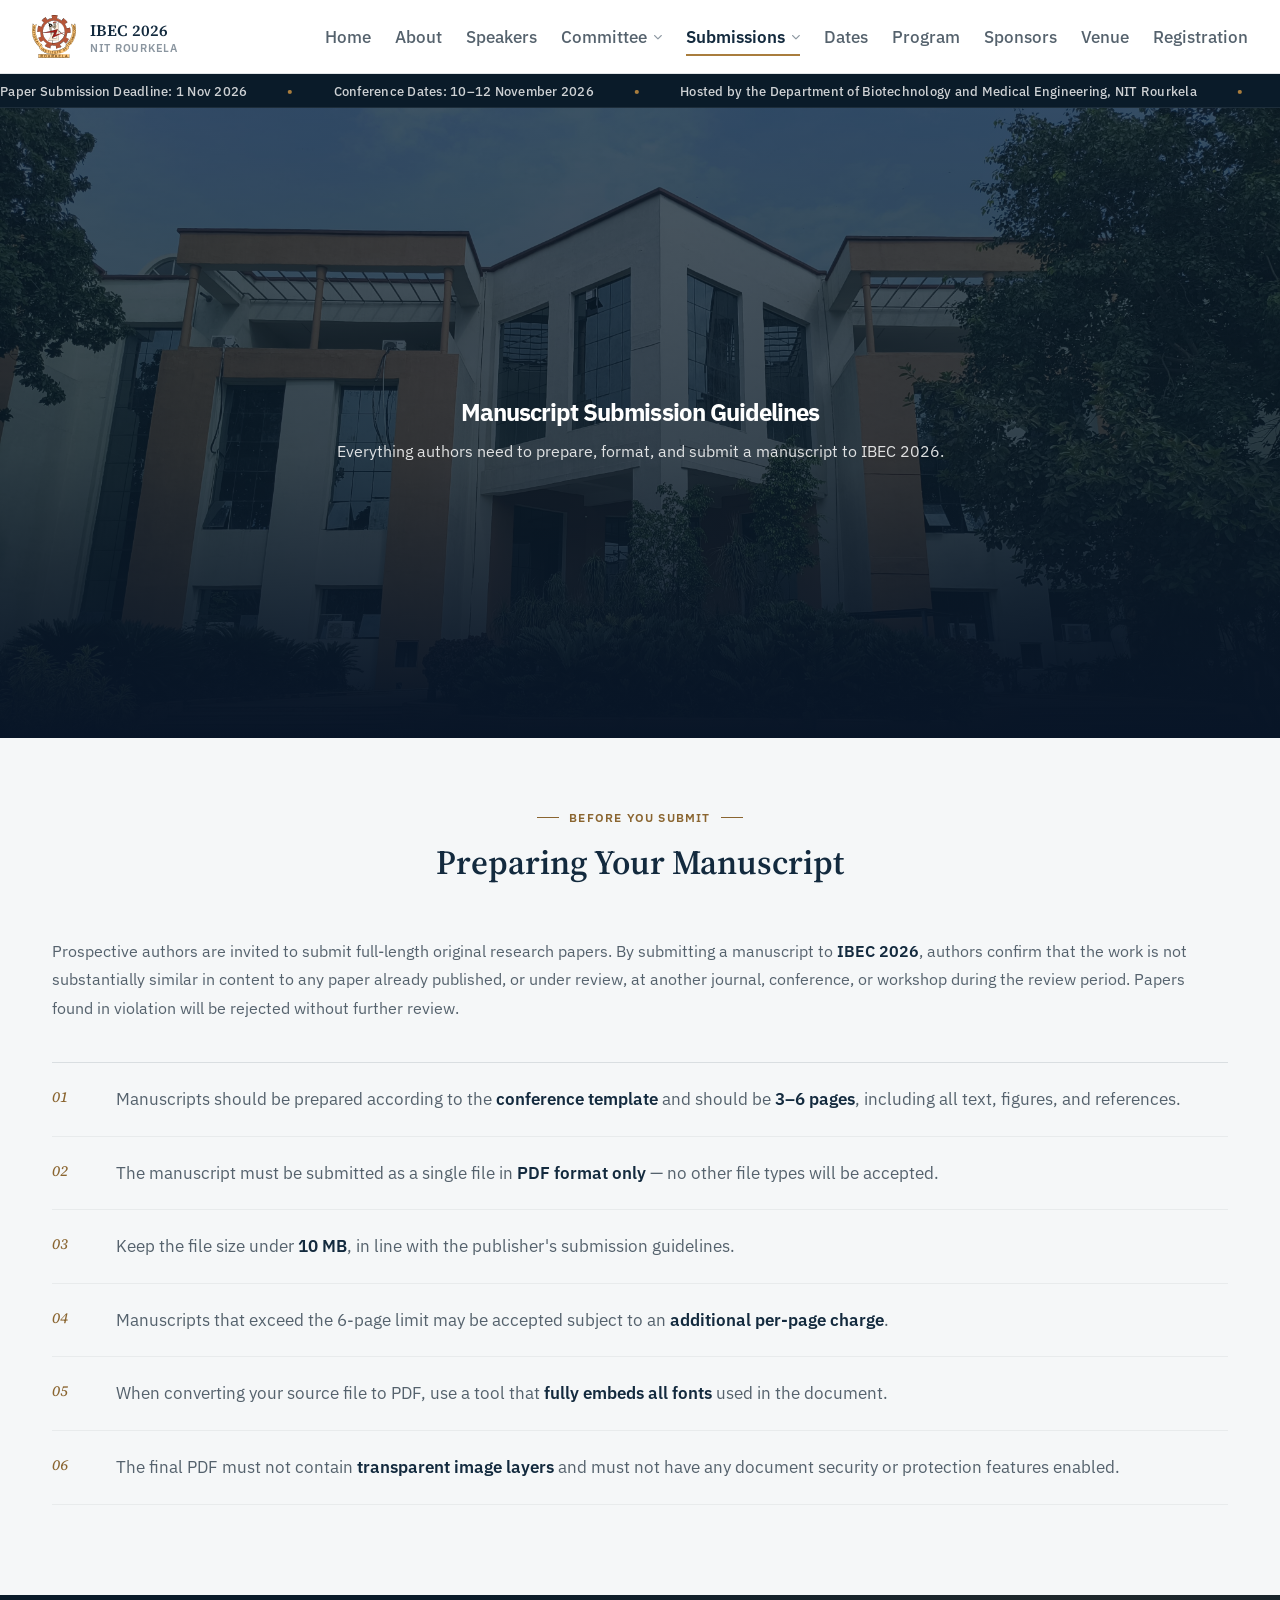
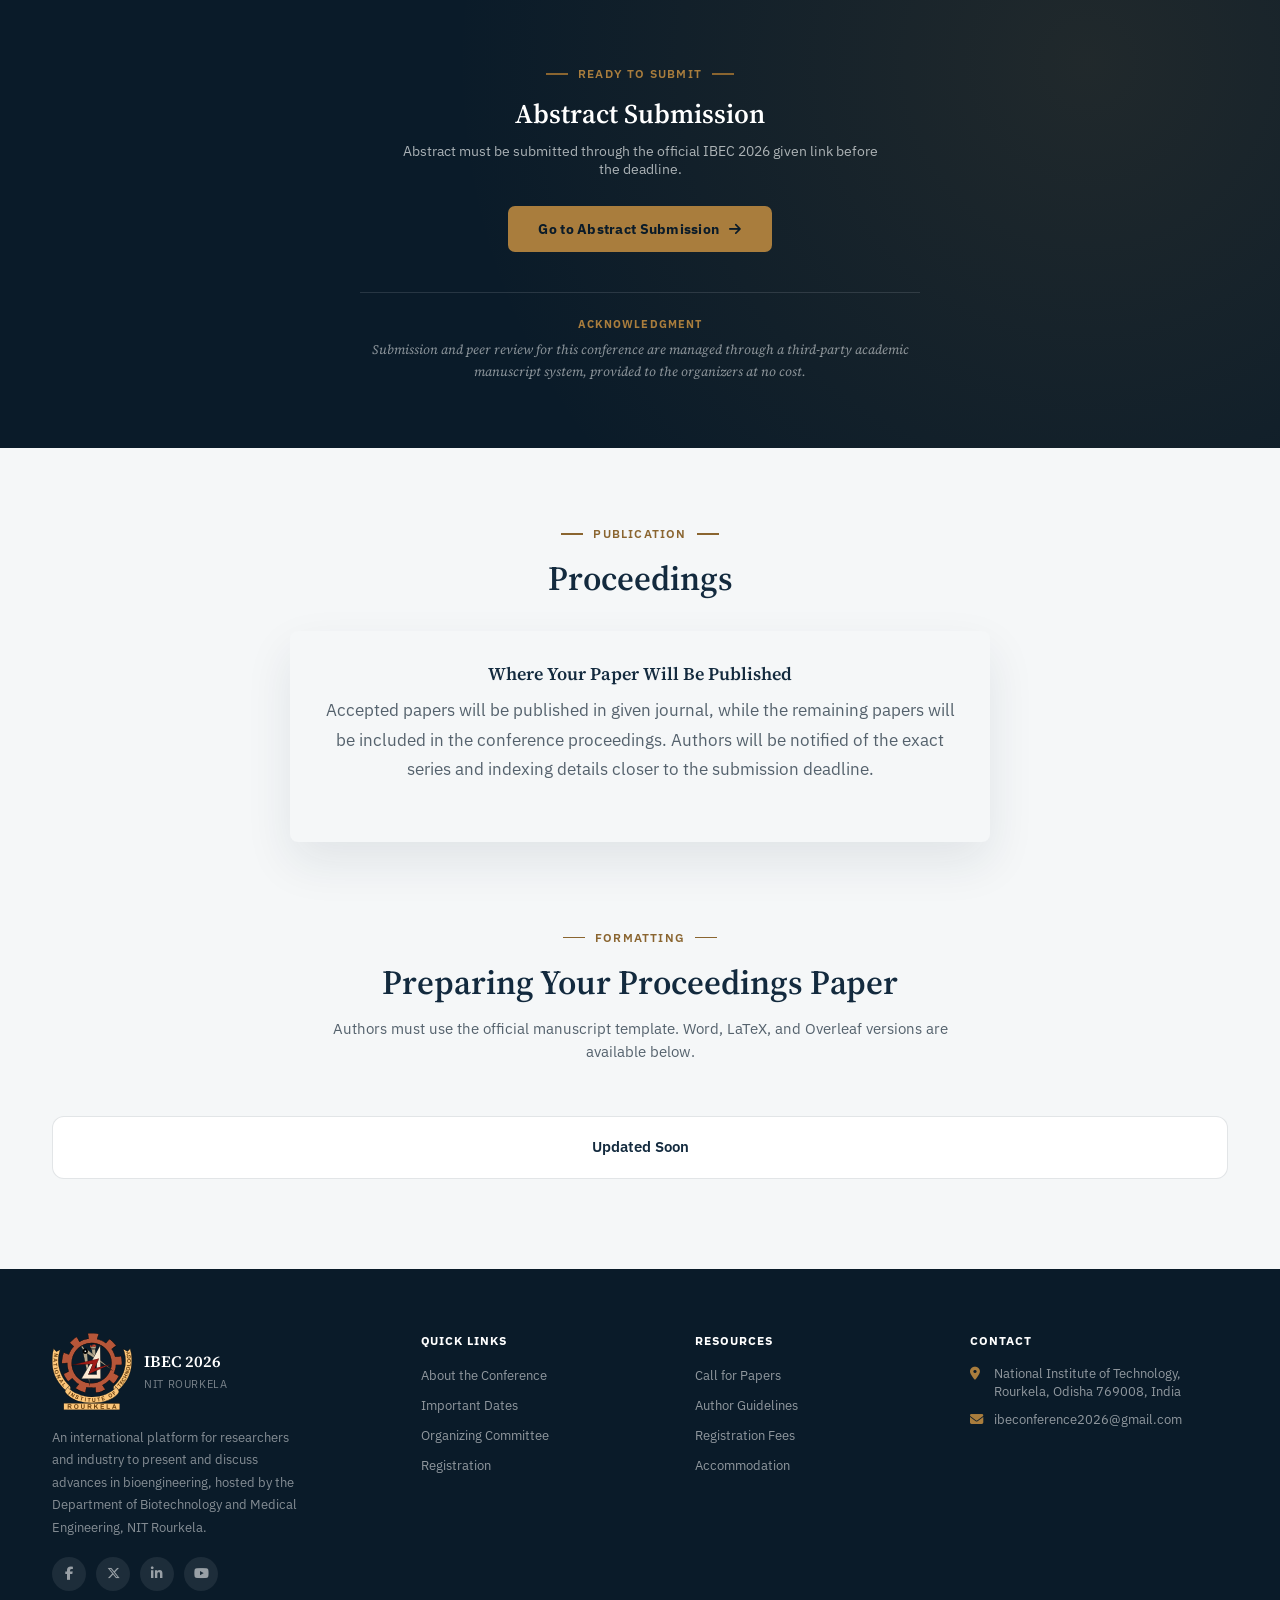
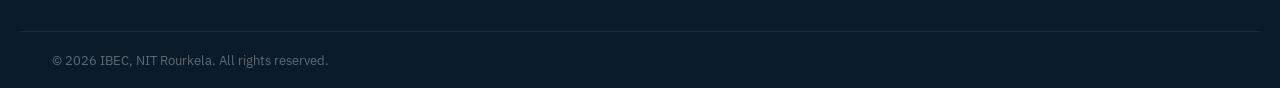
<file: author_guidlines.html>
<!DOCTYPE html>
<html lang="en">
<head>
<meta charset="UTF-8">
<meta name="viewport" content="width=device-width, initial-scale=1.0">
<title>IBEC 2026 — International Conference on Bioengineering | NIT Rourkela</title>
<link rel="icon" type="image/png" href="assets/logos/Logo.svg">
<link rel="stylesheet" href="https://cdnjs.cloudflare.com/ajax/libs/font-awesome/6.5.1/css/all.min.css">
<link rel="preconnect" href="https://fonts.googleapis.com">
<link rel="preconnect" href="https://fonts.gstatic.com" crossorigin>
<link href="https://fonts.googleapis.com/css2?family=Source+Serif+4:wght@500;600;700&family=IBM+Plex+Sans:wght@400;500;600;700&display=swap" rel="stylesheet">
<link rel="stylesheet" href="style.css">
</head>
<body>

<!-- ============================================================
     HEADER
     ============================================================ -->
<header id="siteHeader">
  <div class="headerRow">
    <a href="#" class="brand">
      <span class="brand-logo">
        <img src="assets/logos/Logo.svg" alt="IBEC 2026">
      </span>
      <span class="brand-text"><b>IBEC 2026</b><span>NIT Rourkela</span></span>
    </a>
    <div class="headerActions">
      <button class="menuButton" id="menuButton" aria-label="Open menu"><i class="fa-solid fa-bars"></i></button>
    </div>
    <ul class="primaryNav">
      <li><a href="./">Home</a></li>
      <li><a href="about.html">About</a></li>
      <li><a href="keynotes.html">Speakers</a></li>
      <li class="hasDropdown">
        <a href="#">Committee <i class="fa-solid fa-chevron-down"></i></a>
        <ul class="dropdownMenu">
          <li><a href="comittee.html">Organizing Committee</a></li>
          <li><a href="advisorycommittee.html">National Advisory Committee</a></li>
          <li><a href="internationalcommittee.html">International Advisory Committee</a></li>
        </ul>
      </li>
      <li class="hasDropdown">
        <a href="#" class="active">Submissions <i class="fa-solid fa-chevron-down"></i></a>
        <ul class="dropdownMenu">
          <li><a href="topicsandtracks.html">Call for Papers</a></li>
          <li><a href="author_guidlines.html">Author Guidelines</a></li> 
          <li><a href="registration.html">Submission Portal</a></li>
        </ul>
      </li>
      <li><a href="important_dates.html">Dates</a></li>
      <li><a href="program.html" >Program</a></li>
      <li><a href="./#sponsors">Sponsors</a></li>
      <li><a href="venue.html">Venue</a></li>
      <li><a href="registration.html">Registration</a></li>
    </ul>
  </div>
</header>

<!-- ============================================================
     ANNOUNCEMENT TICKER
     ============================================================ -->
<div class="announceBar">
  <div class="announceTrack">
    <span>Paper Submission Deadline: 1 Nov 2026</span><span class="dot">•</span>
    <span>Conference Dates: 10–12 November 2026</span><span class="dot">•</span>
    <span> 
Hosted by the Department of Biotechnology and Medical Engineering, NIT Rourkela</span><span class="dot">•</span>
    <span>Paper Submission Deadline: 1 Nov 2026</span><span class="dot">•</span>
    <span>Conference Dates: 10–12 November 2026</span><span class="dot">•</span>
    <span> 
Hosted by the Department of Biotechnology and Medical Engineering, NIT Rourkela</span><span class="dot">•</span>
  </div>
</div>

<div class="mobileNav" id="mobileNav">
  <div class="mobileNavBody">
    <button class="closeMobile" id="closeMobile" aria-label="Close menu">✕</button>
    <ul>
      <li><a href="./">Home</a></li>
      <li><a href="about.html">About</a></li>
      <li><a href="keynotes.html">Speakers</a></li>
      <li class="hasSubmenu">
        <button class="mobileSubToggle">Committee <i class="fa-solid fa-chevron-down"></i></button>
        <ul class="mobileSubmenu">
          <li><a href="comittee.html">Organizing Committee</a></li>
          <li><a href="advisorycommittee.html">National Advisory Committee</a></li>
          <li><a href="internationalcommittee.html">International Advisory Committee</a></li>
        </ul>
      </li>
      <li class="hasSubmenu">
        <button class="mobileSubToggle">Submissions <i class="fa-solid fa-chevron-down"></i></button>
        <ul class="mobileSubmenu">
          <li><a href="topicsandtracks.html">Call for Papers</a></li>
          <li><a href="author_guidlines.html">Author Guidelines</a></li>
          <li><a href="registration.html">Submission Portal</a></li>
        </ul>
      </li>
      <li><a href="important_dates.html">Dates</a></li>
      <li><a href="program.html">Program</a></li>
      <li><a href="./#sponsors">Sponsors</a></li>
      <li><a href="venue.html">Venue</a></li>
      <li><a href="registration.html">Registration</a></li>
    </ul>
    <a href="registration.html" class="mobileNavCta">Register Now</a>
  </div>
</div>
</div>


<!-- ============================================================
     HEADER — background
     ============================================================ -->
<section class="hero_subpage" id="home">
    <div class="hero_content">
<h1>Manuscript Submission Guidelines</h1>
    <p>Everything authors need to prepare, format, and submit a manuscript to IBEC 2026.</p>
    </div>
    
</section>

<!-- ============================================================
     PREPARING YOUR MANUSCRIPT
     ============================================================ -->
<section class="guidelinesSection">
  <div class="wrap">
    <div class="sectionHead">
      <div class="eyebrow">Before You Submit</div>
      <h2>Preparing Your Manuscript</h2>
    </div>
    <p class="guidelinesIntro">Prospective authors are invited to submit full-length original research papers. By submitting a manuscript to <b>IBEC 2026</b>, authors confirm that the work is not substantially similar in content to any paper already published, or under review, at another journal, conference, or workshop during the review period. Papers found in violation will be rejected without further review.</p>

    <div class="guideList">
      <div class="guideRow">
        <div class="gnum">01</div>
        <p>Manuscripts should be prepared according to the <b>conference template</b> and should be<b> 3–6 pages</b>, including all text, figures, and references.</p>
      </div>
      <div class="guideRow">
        <div class="gnum">02</div>
        <p>The manuscript must be submitted as a single file in <b>PDF format only</b> — no other file types will be accepted.</p>
      </div>
      <div class="guideRow">
        <div class="gnum">03</div>
        <p>Keep the file size under <b>10 MB</b>, in line with the publisher's submission guidelines.</p>
      </div>
      <div class="guideRow">
        <div class="gnum">04</div>
        <p>Manuscripts that exceed the 6-page limit may be accepted subject to an <b>additional per-page charge</b>.</p>
      </div>
      <div class="guideRow">
        <div class="gnum">05</div>
        <p>When converting your source file to PDF, use a tool that <b>fully embeds all fonts</b> used in the document.</p>
      </div>
      <div class="guideRow">
        <div class="gnum">06</div>
        <p>The final PDF must not contain <b>transparent image layers</b> and must not have any document security or protection features enabled.</p>
      </div>
    </div>
  </div>
</section>

<!-- ============================================================
     SUBMISSION PORTAL
     ============================================================ -->
<section class="portalSection">
  <div class="wrap">
    <div class="eyebrow">Ready to Submit</div>
    <h2>Abstract Submission</h2>
    <p class="desc">Abstract must be submitted through the official IBEC 2026 given link before the deadline.</p>
    <a href="#" class="portalBtn">Go to Abstract Submission <i class="fa-solid fa-arrow-right"></i></a>

    <div class="portalAck">
      <div class="ackLabel">Acknowledgment</div>
      <p>Submission and peer review for this conference are managed through a third-party academic manuscript system, provided to the organizers at no cost.</p>
    </div>
  </div>
</section>

<!-- ============================================================
     PROCEEDINGS
     ============================================================ -->
<section class="proceedingsSection">
  <div class="wrap">
    <div class="sectionHead" style="text-align:center; margin: 0 auto 30px;">
      <div class="eyebrow" style="justify-content:center;">Publication</div>
      <h2>Proceedings</h2>
    </div>
    <div class="instructionCard">
      <h3>Where Your Paper Will Be Published</h3>
      <p>Accepted papers will be published in given journal, while the remaining papers will be included in the conference proceedings. Authors will be notified of the exact series and indexing details closer to the submission deadline.</p>
    </div>
  </div>
</section>

<!-- ============================================================
     PAPER TEMPLATES
     ============================================================ -->
<section class="templatesSection" id="templates">
  <div class="wrap">
    <div class="sectionHead">
      <div class="eyebrow">Formatting</div>
      <h2>Preparing Your Proceedings Paper</h2>
      <p>Authors must use the official manuscript template. Word, LaTeX, and Overleaf versions are available below.</p>
    </div>

    <div class="templateCard">
      <div class="templateRow" style="display: flex;justify-content:center ;">
        <!-- <div class="tinfo">
          <div class="ticon"><i class="fa-solid fa-file-word"></i></div>
          <div><div class="tname">Word Template</div><div class="tformat">.docx — for Microsoft Word</div></div>
        </div>
        <a href="assets/downloads/word-template.docx" class="templateLink">Download <i class="fa-solid fa-arrow-down"></i></a>
      </div>
      <div class="templateRow">
        <div class="tinfo">
          <div class="ticon"><i class="fa-solid fa-file-code"></i></div>
          <div><div class="tname">LaTeX Template</div><div class="tformat">.zip — .tex source &amp; class files</div></div>
        </div>
        <a href="assets/downloads/latex-template.zip" class="templateLink">Download <i class="fa-solid fa-arrow-down"></i></a>
      </div>
      <div class="templateRow">
        <div class="tinfo">
          <div class="ticon"><i class="fa-brands fa-readme"></i></div>
          <div><div class="tname">Overleaf Template</div><div class="tformat">Opens directly in Overleaf</div></div>
        </div>
        <a href="#" class="templateLink" target="_blank" rel="noopener">Open <i class="fa-solid fa-arrow-up-right-from-square"></i></a>
      </div>
    </div> -->

              <h1 class="tname" style="text-align: center;">Updated Soon</h1>

  </div>
</section>


<!-- ============================================================
     FOOTER
     ============================================================ -->
<footer id="contact">
  <div class="footerTop">

    <div class="footerCol">
      <div class="footerBrand">
        <img src="assets/logos/Logo.svg" alt="NIT Rourkela Logo" style="width: 80px;">
        <div><b>IBEC 2026</b><span>NIT Rourkela</span></div>
      </div>
      <p>An international platform for researchers and industry to present and discuss advances in bioengineering, hosted by the Department of Biotechnology and Medical Engineering, NIT Rourkela.</p>
      <div class="footerSocials">
        <a href="#" aria-label="Facebook"><i class="fa-brands fa-facebook-f"></i></a>
        <a href="#" aria-label="Twitter"><i class="fa-brands fa-x-twitter"></i></a>
        <a href="#" aria-label="LinkedIn"><i class="fa-brands fa-linkedin-in"></i></a>
        <a href="#" aria-label="YouTube"><i class="fa-brands fa-youtube"></i></a>
      </div>
    </div>

    <div class="footerCol">
      <h4>Quick Links</h4>
      <ul>
        <li><a href="about.html">About the Conference</a></li>
        <li><a href="important_dates.html">Important Dates</a></li>
        <li><a href="comittee.html">Organizing Committee</a></li>
        <li><a href="registration.html">Registration</a></li>
      </ul>
    </div>

    <div class="footerCol">
      <h4>Resources</h4>
      <ul>
        <li><a href="topicsandtracks.html">Call for Papers</a></li>
        <li><a href="author_guidlines.html">Author Guidelines</a></li>
        <li><a href="registration.html">Registration Fees</a></li>
        <li><a href="accomodation.html">Accommodation</a></li>
      </ul>
    </div>

    <div class="footerCol">
      <h4>Contact</h4>
      <ul class="footerContact">
        <li><i class="fa-solid fa-location-dot"></i> National Institute of Technology, Rourkela, Odisha 769008, India</li>
        <li><i class="fa-solid fa-envelope"></i> ibeconference2026@gmail.com</li>
         
      </ul>
    </div>

  </div>

  <div class="footerBottom">
    <span>© 2026 IBEC, NIT Rourkela. All rights reserved.</span>
      
  </div>
</footer>

<script>
    // ---- sticky header shadow on scroll ----
  const siteHeader = document.getElementById('siteHeader');
  window.addEventListener('scroll', () => {
    siteHeader.style.boxShadow = window.scrollY > 40 ? '0 6px 22px rgba(8,21,39,0.08)' : 'none';
  });

  // ---- mobile menu ----
  document.getElementById('menuButton').addEventListener('click', () => {
    document.getElementById('mobileNav').classList.add('isOpen');
  });
  document.getElementById('closeMobile').addEventListener('click', () => {
    document.getElementById('mobileNav').classList.remove('isOpen');
  });
  document.querySelectorAll('.mobileNav a').forEach(a => {
    a.addEventListener('click', () => document.getElementById('mobileNav').classList.remove('isOpen'));
  });

  // ---- mobile accordion submenus ----
  document.querySelectorAll('.mobileSubToggle').forEach(btn => {
    btn.addEventListener('click', () => {
      btn.parentElement.classList.toggle('isOpen');
    });
  });


</script>

</body>
</html>
</file>
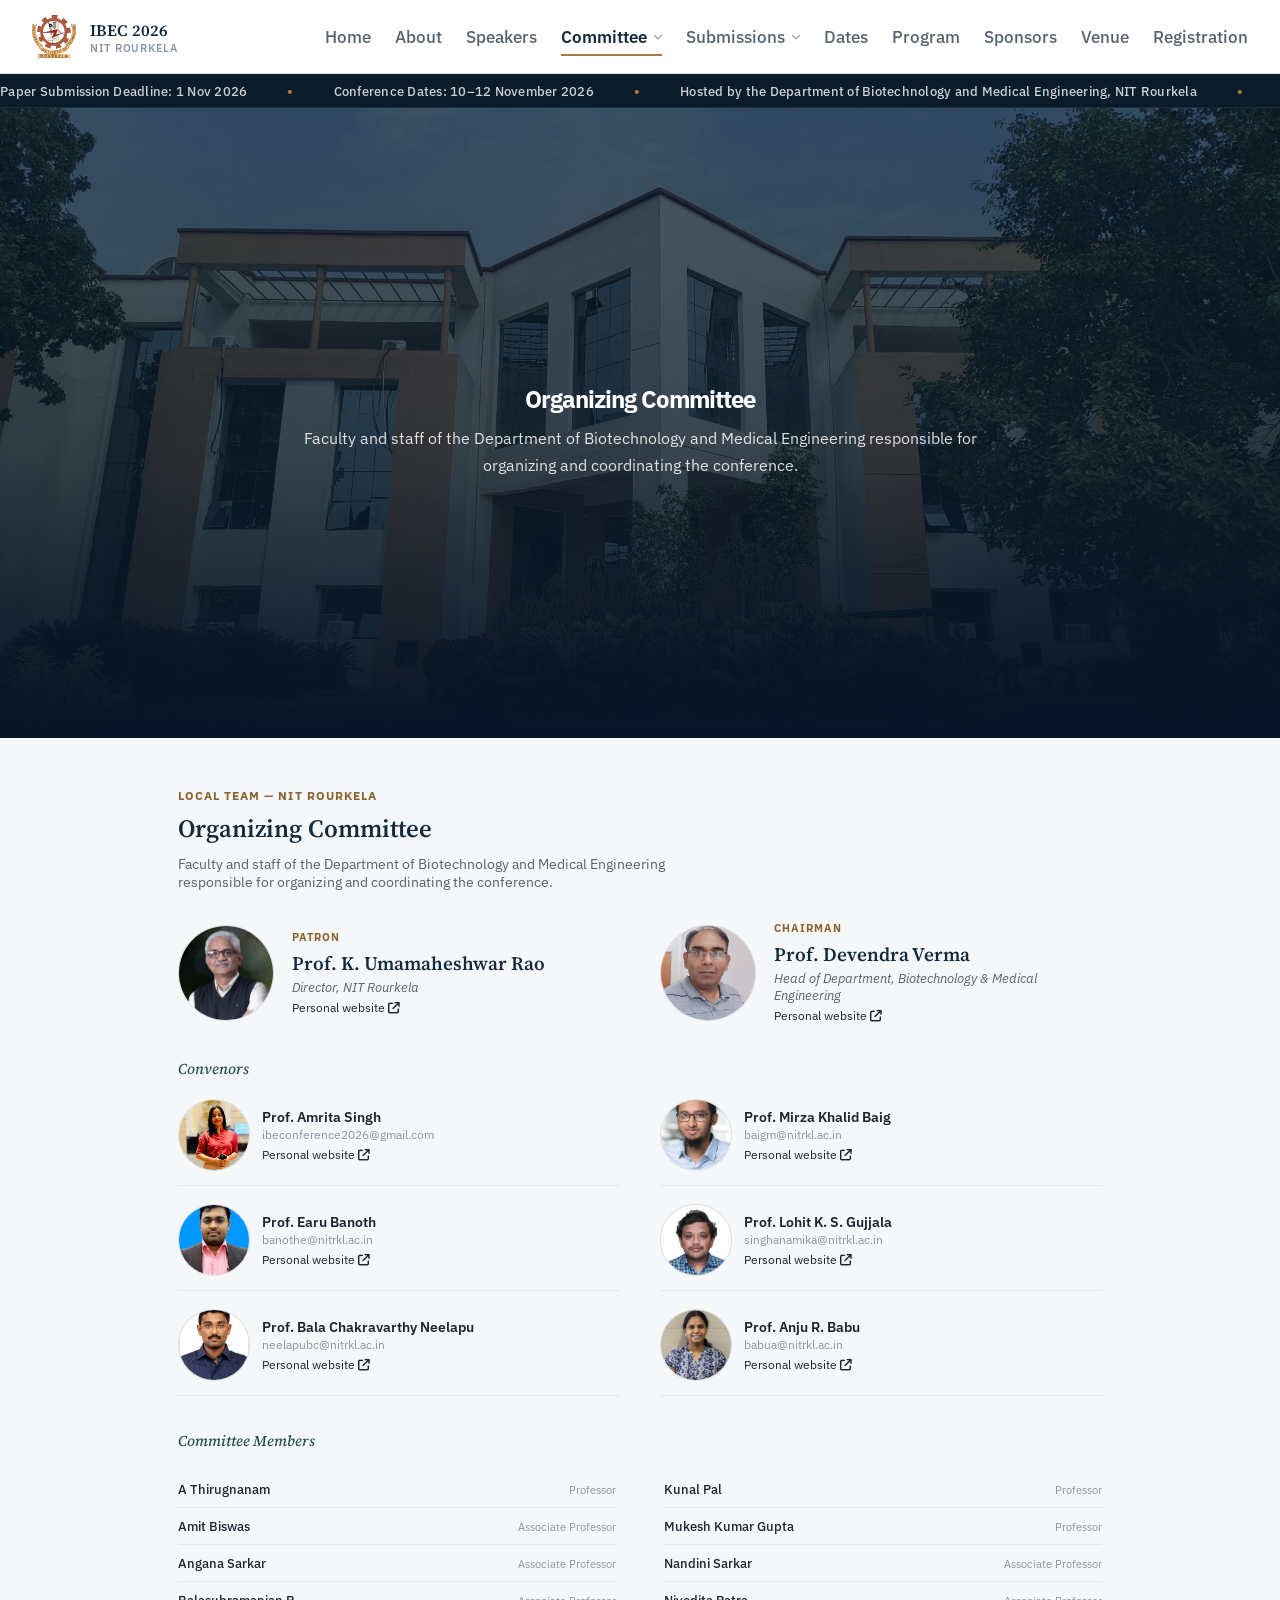
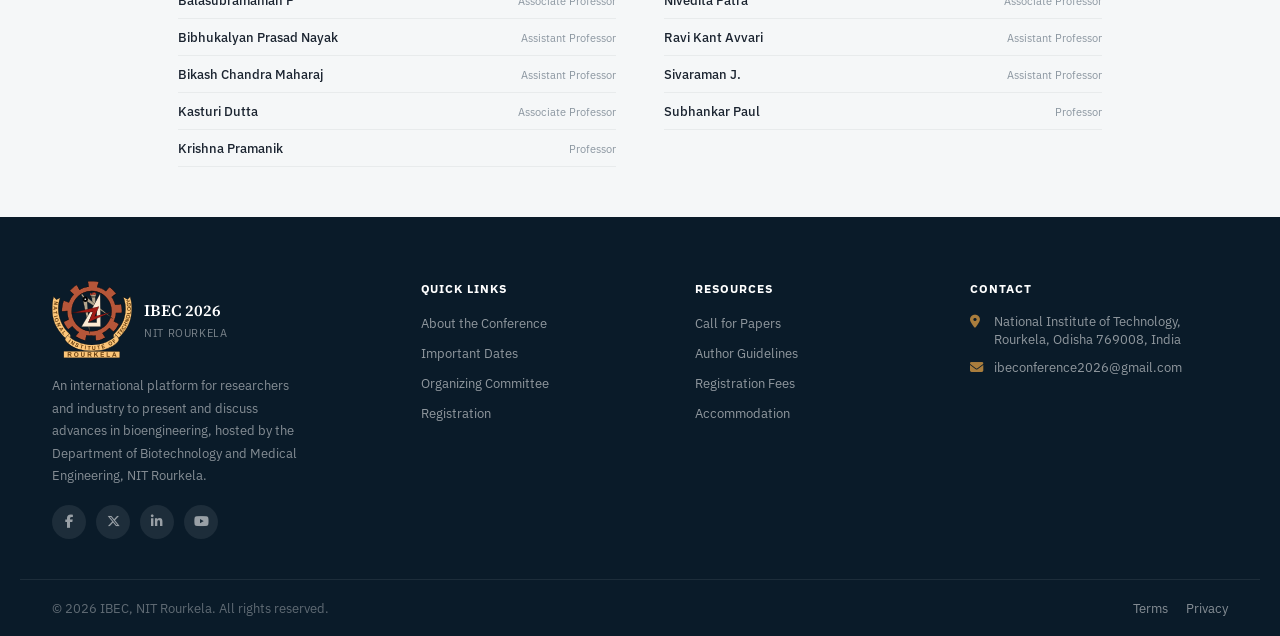
<file: comittee.html>
<!DOCTYPE html>
<html lang="en">
<head>
<meta charset="UTF-8">
<meta name="viewport" content="width=device-width, initial-scale=1.0">
<title>IBEC 2026 — Committee | NIT Rourkela</title>
<link rel="icon" type="image/png" href="assets/logos/Logo.svg">
<link rel="stylesheet" href="https://cdnjs.cloudflare.com/ajax/libs/font-awesome/6.5.1/css/all.min.css">
<link rel="preconnect" href="https://fonts.googleapis.com">
<link rel="preconnect" href="https://fonts.gstatic.com" crossorigin>
<link href="https://fonts.googleapis.com/css2?family=Source+Serif+4:wght@500;600;700&family=IBM+Plex+Sans:wght@400;500;600;700;800&display=swap" rel="stylesheet">
<link rel="stylesheet" href="style.css">

<style>
  .wrap_secondary { max-width: 980px; margin: 0 auto; padding: 0 28px; }
  /* ============ SECTIONS ============ */
  section.committeeBlock { padding: 50px 0; border-bottom: 1px solid var(--line); scroll-margin-top: 90px; }
  section.committeeBlock:last-of-type { border-bottom: none; }

  .blockHead { margin-bottom: 30px; }
  .blockHead .eyebrow {
    display: block; font-size: 11.5px; font-weight: 700; letter-spacing: 0.09em; text-transform: uppercase;
    color: var(--bronze-deep); margin-bottom: 8px;
  }
  .blockHead h2 {
    font-family: var(--font-display); font-weight: 600; font-size: 25px; color: var(--navy);
  }
  .blockHead p { margin-top: 10px; font-size: 13.5px; color: var(--ink-soft); max-width: 560px; }

  .section-title {
    font-family: var(--font-display); font-style: italic; font-weight: 500;
    font-size: 15px; color: var(--teal-deep); margin: 34px 0 20px;
  }
  .section-title:first-of-type { margin-top: 0; }

  /* ---------- Leadership ---------- */
  .leader-grid { display: grid; grid-template-columns: 1fr 1fr; gap: 40px; }
  .leader-block { display: flex; align-items: center; gap: 18px; }
  .leader-block .photo {
    flex-shrink: 0; width: 96px; height: 96px; border-radius: 50%; object-fit: cover;
    border: 1px solid var(--line); background: var(--mist); color: transparent;
  }
  .leader-block .role {
    font-size: 11px; font-weight: 700; letter-spacing: 0.09em; text-transform: uppercase;
    color: var(--bronze-deep); margin-bottom: 6px;
  }
  .leader-block .name { font-family: var(--font-display); font-weight: 600; font-size: 19px; color: var(--navy); margin-bottom: 3px; }
  .leader-block .org { font-size: 13px; font-style: italic; color: var(--ink-soft); }

  /* ---------- Convenors ---------- */
  .convenor-list { display: grid; grid-template-columns: 1fr 1fr; row-gap: 18px; column-gap: 40px; }
  .convenor-item { display: flex; ;align-items: center; gap: 12px; padding-bottom: 14px; border-bottom: 1px solid var(--line-soft); }
  .convenor-item .photo {
    flex-shrink: 0; width: 72px; height: 72px; border-radius: 50%; object-fit: cover;
    border: 1px solid var(--line); background: var(--mist); color: transparent;
  }
  .convenor-item .info { display: flex; flex-direction: column; min-width: 0; }
  .convenor-item .name { font-size: 13.8px; font-weight: 600; color: var(--ink); }
  .convenor-item .mail { font-size: 11.5px; color: var(--ink-faint); margin-top: 1px; }
  .siteLink{font-size: 11.5px; color: var(--ink); margin-top: 5px;  }

  /* ---------- Committee Members ---------- */
  .member-list { columns: 2; column-gap: 48px; }
  .member-row {
    break-inside: avoid; display: flex; justify-content: space-between; align-items: baseline;
    gap: 14px; padding: 9px 0; border-bottom: 1px solid var(--line-soft);
  }
  .member-row .name { font-size: 13.3px; color: var(--ink); font-weight: 500; }
  .member-row .rank { font-size: 11.3px; color: var(--ink-faint); white-space: nowrap; text-align: right; }

  /* ---------- Advisory Committee — photo grid ---------- */
  .advisoryGrid { display: grid; grid-template-columns: repeat(3, 1fr); gap: 34px 30px; }
  .advisoryItem { text-align: center; }
  .advisoryItem .photo {
    width: 100px; height: 100px; border-radius: 50%; object-fit: cover;
    margin: 0 auto 14px; border: 1px solid var(--line); background: var(--mist); color: transparent;
  }
  .advisoryItem .name { font-family: var(--font-display); font-weight: 600; font-size: 15px; color: var(--navy); margin-bottom: 4px; }
  .advisoryItem .role {
    font-size: 10.5px; font-weight: 700; letter-spacing: 0.08em; text-transform: uppercase;
    color: var(--bronze-deep); margin-bottom: 6px;
  }
  .advisoryItem .org { font-size: 12.3px; color: var(--ink-soft); line-height: 1.5; }

  /* ---------- International Committee — institution list ---------- */
  .internationalList { border-top: 1px solid var(--line); }
  .intlRow {
    display: grid; grid-template-columns: 56px 1fr auto; align-items: center; gap: 16px;
    padding: 16px 0; border-bottom: 1px solid var(--line-soft);
  }
  .intlRow .photo {
    width: 52px; height: 52px; border-radius: 50%; object-fit: cover;
    border: 1px solid var(--line); background: var(--mist); color: transparent;
  }
  .intlRow .name { font-size: 13.6px; font-weight: 600; color: var(--ink); }
  .intlRow .inst { font-size: 12px; color: var(--ink-faint); margin-top: 2px; }
  .intlRow .country {
    font-size: 11px; font-weight: 600; color: var(--teal-deep);
    background: rgba(44,110,103,0.08); padding: 5px 12px; border-radius: 999px; white-space: nowrap;
  }

  @media (max-width: 780px) {
    .advisoryGrid { grid-template-columns: repeat(2, 1fr); }
  }
  @media (max-width: 640px) {
    .leader-grid { grid-template-columns: 1fr; gap: 24px; }
    .convenor-list { grid-template-columns: 1fr; }
    .member-list { columns: 1; }
    .advisoryGrid { grid-template-columns: 1fr; }
    .intlRow { grid-template-columns: 44px 1fr; }
    .intlRow .country { grid-column: 2; margin-top: 4px; justify-self: start; }
  }
</style>
</head>
<body>

<!-- ============================================================
     HEADER
     ============================================================ -->
<header id="siteHeader">
  <div class="headerRow">
    <a href="#" class="brand">
      <span class="brand-logo"><img src="assets/logos/Logo.svg" alt="IBEC 2026"></span>
      <span class="brand-text"><b>IBEC 2026</b><span>NIT Rourkela</span></span>
    </a>
    <div class="headerActions">
      <button class="menuButton" id="menuButton" aria-label="Open menu"><i class="fa-solid fa-bars"></i></button>
    </div>
    <ul class="primaryNav">
      <li><a href="./">Home</a></li>
      <li><a href="about.html">About</a></li>
      <li><a href="keynotes.html">Speakers</a></li>
      <li class="hasDropdown">
        <a href="#" class="active">Committee <i class="fa-solid fa-chevron-down"></i></a>
        <ul class="dropdownMenu">
          <li><a href="comittee.html">Organizing Committee</a></li>
          <li><a href="advisorycommittee.html">National Advisory Committee</a></li>
          <li><a href="internationalcommittee.html">International Advisory Committee</a></li>
        </ul>
      </li>
      <li class="hasDropdown">
        <a href="#">Submissions <i class="fa-solid fa-chevron-down"></i></a>
        <ul class="dropdownMenu">
          <li><a href="topicsandtracks.html">Call for Papers</a></li>
          <li><a href="author_guidlines.html">Author Guidelines</a></li> 
          <li><a href="registration.html">Submission Portal</a></li>
        </ul>
      </li>
      <li><a href="important_dates.html">Dates</a></li>
      <li><a href="program.html">Program</a></li>
      <li><a href="./#sponsors">Sponsors</a></li>
      <li><a href="venue.html">Venue</a></li>
      <li><a href="registration.html">Registration</a></li>
    </ul>
  </div>
</header>

<!-- ============================================================
     ANNOUNCEMENT TICKER
     ============================================================ -->
<div class="announceBar">
  <div class="announceTrack">
    <span>Paper Submission Deadline: 1 Nov 2026</span><span class="dot">•</span>
    <span>Conference Dates: 10–12 November 2026</span><span class="dot">•</span>
    <span> 
Hosted by the Department of Biotechnology and Medical Engineering, NIT Rourkela</span><span class="dot">•</span>
    <span>Paper Submission Deadline: 1 Nov 2026</span><span class="dot">•</span>
    <span>Conference Dates: 10–12 November 2026</span><span class="dot">•</span>
    <span> 
Hosted by the Department of Biotechnology and Medical Engineering, NIT Rourkela</span><span class="dot">•</span>
  </div>
</div>

<div class="mobileNav" id="mobileNav">
  <div class="mobileNavBody">
    <button class="closeMobile" id="closeMobile" aria-label="Close menu">✕</button>
    <ul>
      <li><a href="./">Home</a></li>
      <li><a href="about.html">About</a></li>
      <li><a href="keynotes.html">Speakers</a></li>
      <li class="hasSubmenu">
        <button class="mobileSubToggle">Committee <i class="fa-solid fa-chevron-down"></i></button>
        <ul class="mobileSubmenu">
          <li><a href="comittee.html">Organizing Committee</a></li>
          <li><a href="advisorycommittee.html">National Advisory Committee</a></li>
          <li><a href="internationalcommittee.html">International Advisory Committee</a></li>
        </ul>
      </li>
      <li class="hasSubmenu">
        <button class="mobileSubToggle">Submissions <i class="fa-solid fa-chevron-down"></i></button>
        <ul class="mobileSubmenu">
          <li><a href="topicsandtracks.html">Call for Papers</a></li>
          <li><a href="author_guidlines.html">Author Guidelines</a></li>
          <li><a href="registration.html">Submission Portal</a></li>
        </ul>
      </li>
      <li><a href="important_dates.html">Dates</a></li>
      <li><a href="program.html">Program</a></li>
      <li><a href="./#sponsors">Sponsors</a></li>
      <li><a href="venue.html">Venue</a></li>
      <li><a href="registration.html">Registration</a></li>
    </ul>
    <a href="registration.html" class="mobileNavCta">Register Now</a>
  </div>
</div>
</div>

<!-- ============================================================
     HEADER — background
     ============================================================ -->
<section class="hero_subpage" id="home">
    <div class="hero_content">
<h1>Organizing Committee</h1>
    <p>Faculty and staff of the Department of Biotechnology and Medical Engineering responsible for organizing and coordinating the conference.</p>
    </div>
    
</section>

<div class="wrap_secondary">

  <!-- ============================================================
       ORGANIZING COMMITTEE
       ============================================================ -->
  <section class="committeeBlock" id="organizing">
    <div class="blockHead">
      <span class="eyebrow">Local Team — NIT Rourkela</span>
      <h2>Organizing Committee</h2>
      <p>Faculty and staff of the Department of Biotechnology and Medical Engineering responsible for organizing and coordinating the conference.</p>
    </div>

    <div class="leader-grid">
      <div class="leader-block">
        <img class="photo" src="assets/committee/Umamaheshwar_Rao.jpg" alt="Prof. K. Umamaheshwar Rao">
        <div>
          <div class="role">Patron</div>
          <div class="name">Prof. K. Umamaheshwar Rao</div>
          <div class="org">Director, NIT Rourkela</div>
          <a href="https://www.nitrkl.ac.in/DR/~director/" class="siteLink" target="_blank" rel="noopener">Personal website <i class="fa-solid fa-arrow-up-right-from-square"></i></a>
        </div>
      </div>
      <div class="leader-block">
        <img class="photo" src="assets/committee/Devendra_Verma.jpeg" alt="Prof. Devendra Verma">
        <div>
          <div class="role">Chairman</div>
          <div class="name">Prof. Devendra Verma</div>
          <div class="org">Head of Department, Biotechnology &amp; Medical Engineering</div>
          <a href="https://www.nitrkl.ac.in/BM/~vermad/" class="siteLink" target="_blank" rel="noopener">Personal website <i class="fa-solid fa-arrow-up-right-from-square"></i></a>
        </div>
      </div>
    </div>

    <div class="section-title">Convenors</div>
    <div class="convenor-list">
      <div class="convenor-item">
        <img class="photo" src="assets/committee/Amrita Singh.png" alt="Prof. Amrita Singh">
        <div class="info"><span class="name">Prof. Amrita Singh</span><span class="mail">ibeconference2026@gmail.com</span>
        <a href="https://www.nitrkl.ac.in/BM/~singham/" class="siteLink" target="_blank" rel="noopener">Personal website <i class="fa-solid fa-arrow-up-right-from-square"></i></a>
      </div>
      </div>
      <div class="convenor-item">
        <img class="photo" src="assets/committee/Mirz_ Khalid_Baig.jpg" alt="Prof. Mirza Khalid Baig">
        <div class="info"><span class="name">Prof. Mirza Khalid Baig</span><span class="mail">baigm@nitrkl.ac.in</span>
         <a href="https://www.nitrkl.ac.in/BM/~baigm/" class="siteLink" target="_blank" rel="noopener">Personal website <i class="fa-solid fa-arrow-up-right-from-square"></i></a>
        </div>
      </div>
      <div class="convenor-item">
        <img class="photo" src="assets/committee/Earu_Banoth.jpg" alt="Prof. Earu Banoth">
        <div class="info"><span class="name">Prof. Earu Banoth</span><span class="mail">banothe@nitrkl.ac.in</span>
         <a href="https://www.nitrkl.ac.in/BM/~banothe/" class="siteLink" target="_blank" rel="noopener">Personal website <i class="fa-solid fa-arrow-up-right-from-square"></i></a>
        </div>
      </div>
      <div class="convenor-item">
        <img class="photo" src="assets/committee/Lohit_K._S._Gujjala.jpg" alt="Prof. Lohit K. S. Gujjala">
        <div class="info"><span class="name">Prof. Lohit K. S. Gujjala</span><span class="mail">singhanamika@nitrkl.ac.in</span>
         <a href="https://www.nitrkl.ac.in/BM/~srinivasg/" class="siteLink" target="_blank" rel="noopener">Personal website <i class="fa-solid fa-arrow-up-right-from-square"></i></a>
        </div>
      </div>
      <div class="convenor-item">
        <img class="photo" src="assets/committee/Bala_Chakravarthy_Neelapu.jpg" alt="Prof. Bala Chakravarthy Neelapu">
        <div class="info"><span class="name">Prof. Bala Chakravarthy Neelapu</span><span class="mail">neelapubc@nitrkl.ac.in</span>
         <a href="http://nitrkl.ac.in/BM/~neelapubc/" class="siteLink" target="_blank" rel="noopener">Personal website <i class="fa-solid fa-arrow-up-right-from-square"></i></a>
        </div>
      </div>

      <div class="convenor-item">
        <img class="photo" src="assets/committee/Anju_R_Babu.jpg" alt="Prof. Anju R Babu">
        <div class="info"><span class="name">Prof. Anju R. Babu</span><span class="mail">babua@nitrkl.ac.in</span>
         <a href="https://www.nitrkl.ac.in/BM/~babua/" class="siteLink" target="_blank" rel="noopener">Personal website <i class="fa-solid fa-arrow-up-right-from-square"></i></a>
        </div>
      </div>
    </div>

    <div class="section-title">Committee Members</div>
    <div class="member-list">
      <div class="member-row"><span class="name">A Thirugnanam</span><span class="rank">Professor</span></div>
      <div class="member-row"><span class="name">Amit Biswas</span><span class="rank">Associate Professor</span></div>
      <div class="member-row"><span class="name">Angana Sarkar</span><span class="rank">Associate Professor</span></div>
      <!-- <div class="member-row"><span class="name">Anju R. Babu</span><span class="rank">Assistant Professor</span></div> -->
      <div class="member-row"><span class="name">Balasubramanian P</span><span class="rank">Associate Professor</span></div>
      <div class="member-row"><span class="name">Bibhukalyan Prasad Nayak</span><span class="rank">Assistant Professor</span></div>
      <div class="member-row"><span class="name">Bikash Chandra Maharaj</span><span class="rank">Assistant Professor</span></div>
      <div class="member-row"><span class="name">Kasturi Dutta</span><span class="rank">Associate Professor</span></div>
      <div class="member-row"><span class="name">Krishna Pramanik</span><span class="rank">Professor</span></div>
      <div class="member-row"><span class="name">Kunal Pal</span><span class="rank">Professor</span></div>
      <div class="member-row"><span class="name">Mukesh Kumar Gupta</span><span class="rank">Professor</span></div>
      <div class="member-row"><span class="name">Nandini Sarkar</span><span class="rank">Associate Professor</span></div>
      <div class="member-row"><span class="name">Nivedita Patra</span><span class="rank">Associate Professor</span></div>
      <div class="member-row"><span class="name">Ravi Kant Avvari</span><span class="rank">Assistant Professor</span></div>
      <div class="member-row"><span class="name">Sivaraman J.</span><span class="rank">Assistant Professor</span></div>
      <div class="member-row"><span class="name">Subhankar Paul</span><span class="rank">Professor</span></div>
    </div>
  </section>

</div>

<!-- ============================================================
     FOOTER
     ============================================================ -->
<footer id="contact">
  <div class="footerTop">
    <div class="footerCol">
      <div class="footerBrand">
        <img src="assets/logos/Logo.svg" alt="NIT Rourkela Logo" style="width: 80px;">
        <div><b>IBEC 2026</b><span>NIT Rourkela</span></div>
      </div>
      <p>An international platform for researchers and industry to present and discuss advances in bioengineering, hosted by the Department of Biotechnology and Medical Engineering, NIT Rourkela.</p>
      <div class="footerSocials">
        <a href="#" aria-label="Facebook"><i class="fa-brands fa-facebook-f"></i></a>
        <a href="#" aria-label="Twitter"><i class="fa-brands fa-x-twitter"></i></a>
        <a href="#" aria-label="LinkedIn"><i class="fa-brands fa-linkedin-in"></i></a>
        <a href="#" aria-label="YouTube"><i class="fa-brands fa-youtube"></i></a>
      </div>
    </div>
    <div class="footerCol">
      <h4>Quick Links</h4>
      <ul>
        <li><a href="about.html">About the Conference</a></li>
        <li><a href="important_dates.html">Important Dates</a></li>
        <li><a href="comittee.html">Organizing Committee</a></li>
        <li><a href="registration.html">Registration</a></li>
      </ul>
    </div>
    <div class="footerCol">
      <h4>Resources</h4>
      <ul>
        <li><a href="topicsandtracks.html">Call for Papers</a></li>
        <li><a href="author_guidlines.html">Author Guidelines</a></li>
        <li><a href="registration.html">Registration Fees</a></li>
        <li><a href="accomodation.html">Accommodation</a></li>
      </ul>
    </div>
    <div class="footerCol">
      <h4>Contact</h4>
      <ul class="footerContact">
        <li><i class="fa-solid fa-location-dot"></i> National Institute of Technology, Rourkela, Odisha 769008, India</li>
        <li><i class="fa-solid fa-envelope"></i> ibeconference2026@gmail.com</li>
         
      </ul>
    </div>
  </div>
  <div class="footerBottom">
    <span>© 2026 IBEC, NIT Rourkela. All rights reserved.</span>
    <div><a href="#">Terms</a><a href="#">Privacy</a></div>
  </div>
</footer>

<script>
  const siteHeader = document.getElementById('siteHeader');
  window.addEventListener('scroll', () => {
    siteHeader.style.boxShadow = window.scrollY > 40 ? '0 6px 22px rgba(8,21,39,0.1)' : 'none';
  });
  document.getElementById('menuButton').addEventListener('click', () => {
    document.getElementById('mobileNav').classList.add('isOpen');
  });
  document.getElementById('closeMobile').addEventListener('click', () => {
    document.getElementById('mobileNav').classList.remove('isOpen');
  });
  document.querySelectorAll('.mobileNav a').forEach(a => {
    a.addEventListener('click', () => document.getElementById('mobileNav').classList.remove('isOpen'));
  });

  // ---- highlight active jump-nav link on scroll ----
  const jumpLinks = document.querySelectorAll('.jumpNav a');
  const blocks = document.querySelectorAll('.committeeBlock');
  window.addEventListener('scroll', () => {
    let current = blocks[0]?.id;
    blocks.forEach(b => { if (window.scrollY >= b.offsetTop - 100) current = b.id; });
    jumpLinks.forEach(a => a.classList.toggle('isActive', a.getAttribute('href') === '#' + current));
  });
</script>

</body>
</html>
</file>
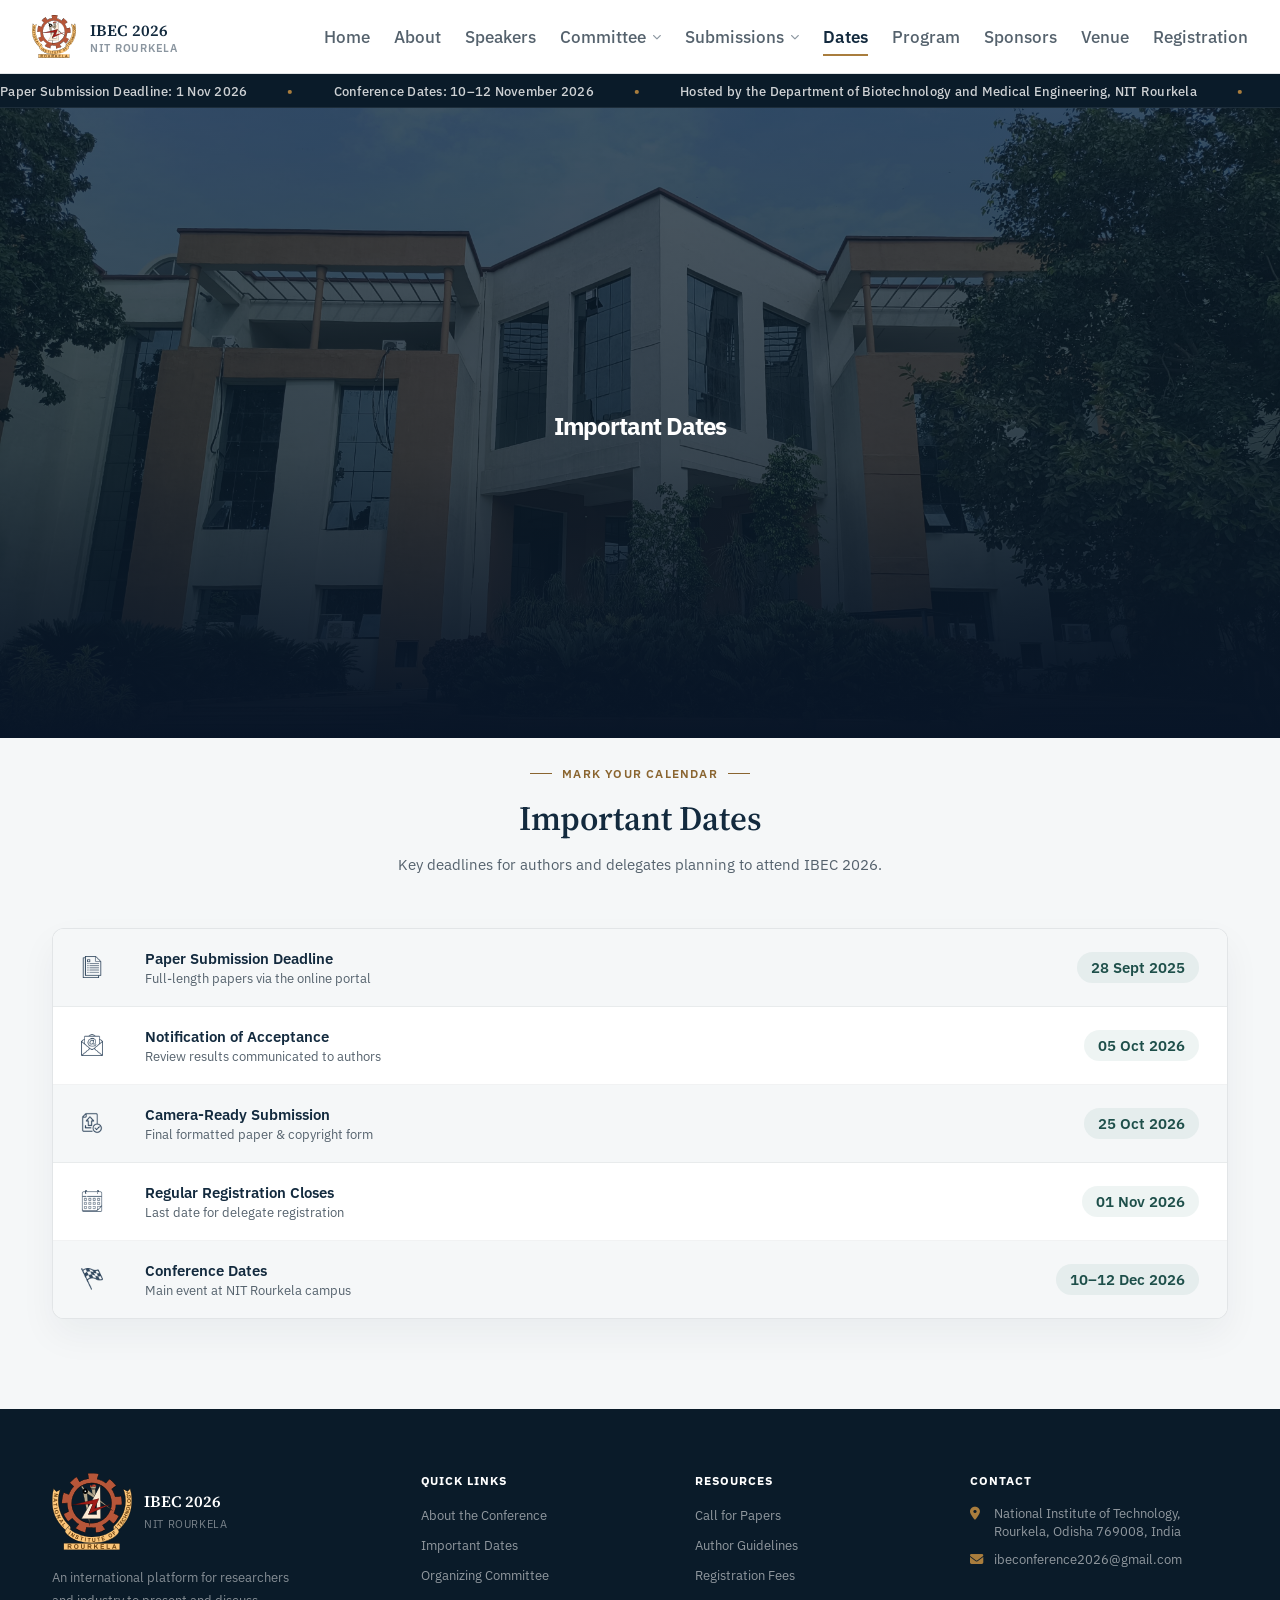
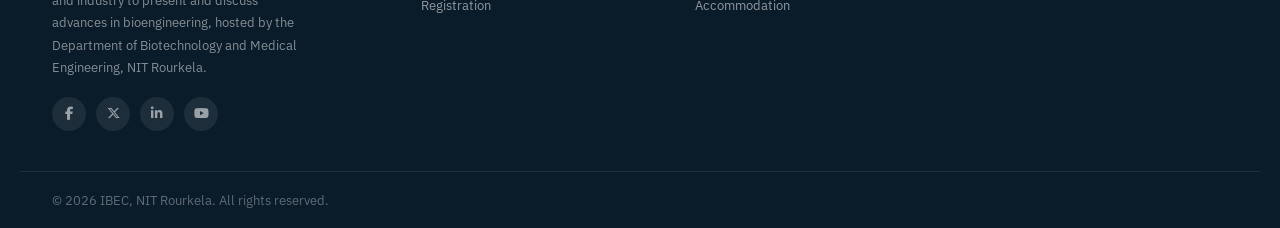
<file: important_dates.html>
<!DOCTYPE html>
<html lang="en">
<head>
<meta charset="UTF-8">
<meta name="viewport" content="width=device-width, initial-scale=1.0">
<title>IBEC 2026 — International Conference on Bioengineering | NIT Rourkela</title>
<link rel="icon" type="image/png" href="assets/logos/Logo.svg">
<link rel="stylesheet" href="https://cdnjs.cloudflare.com/ajax/libs/font-awesome/6.5.1/css/all.min.css">
<link rel="preconnect" href="https://fonts.googleapis.com">
<link rel="preconnect" href="https://fonts.gstatic.com" crossorigin>
<link href="https://fonts.googleapis.com/css2?family=Source+Serif+4:wght@500;600;700&family=IBM+Plex+Sans:wght@400;500;600;700&display=swap" rel="stylesheet">
<link rel="stylesheet" href="style.css">
<style>
  .hero_subpage{
        background-image:
            linear-gradient(180deg, rgba(10,27,41,0.72) 0%, rgba(10,27,41,0.8) 55%, rgba(8,21,39,1) 100%),
            url('assets/banners/about-2.jpg');
        background-size: cover;
        background-position: center;
        background-repeat: no-repeat;
        min-height: 320px;
        display: flex;
        flex-direction: column;
        justify-content: center;
        align-items: flex-start;
        padding: 90px 32px 70px;
        color: #fff;
    }

</style>
</head>
<body>

<!-- ============================================================
     HEADER
     ============================================================ -->
<header id="siteHeader">
  <div class="headerRow">
    <a href="#" class="brand">
      <span class="brand-logo">
        <img src="assets/logos/Logo.svg" alt="IBEC 2026">
      </span>
      <span class="brand-text"><b>IBEC 2026</b><span>NIT Rourkela</span></span>
    </a>
    <div class="headerActions">
      <button class="menuButton" id="menuButton" aria-label="Open menu"><i class="fa-solid fa-bars"></i></button>
    </div>
    <ul class="primaryNav">
      <li><a href="./">Home</a></li>
      <li><a href="about.html">About</a></li>
      <li><a href="keynotes.html">Speakers</a></li>
      <li class="hasDropdown">
        <a href="#">Committee <i class="fa-solid fa-chevron-down"></i></a>
        <ul class="dropdownMenu">
          <li><a href="comittee.html">Organizing Committee</a></li>
          <li><a href="advisorycommittee.html">National Advisory Committee</a></li>
          <li><a href="internationalcommittee.html">International Advisory Committee</a></li>
        </ul>
      </li>
      <li class="hasDropdown">
        <a href="#">Submissions <i class="fa-solid fa-chevron-down"></i></a>
        <ul class="dropdownMenu">
          <li><a href="topicsandtracks.html">Call for Papers</a></li>
          <li><a href="author_guidlines.html">Author Guidelines</a></li> 
          <li><a href="registration.html">Submission Portal</a></li>
        </ul>
      </li>
      <li><a href="important_dates.html" class="active">Dates</a></li>
      <li><a href="program.html">Program</a></li>
      <li><a href="./#sponsors">Sponsors</a></li>
      <li><a href="venue.html">Venue</a></li>
      <li><a href="registration.html">Registration</a></li>
    </ul>
  </div>
</header>

<!-- ============================================================
     ANNOUNCEMENT TICKER
     ============================================================ -->
<div class="announceBar">
  <div class="announceTrack">
    <span>Paper Submission Deadline: 1 Nov 2026</span><span class="dot">•</span>
    <span>Conference Dates: 10–12 November 2026</span><span class="dot">•</span>
    <span> 
Hosted by the Department of Biotechnology and Medical Engineering, NIT Rourkela</span><span class="dot">•</span>
    <span>Paper Submission Deadline: 1 Nov 2026</span><span class="dot">•</span>
    <span>Conference Dates: 10–12 November 2026</span><span class="dot">•</span>
    <span> 
Hosted by the Department of Biotechnology and Medical Engineering, NIT Rourkela</span><span class="dot">•</span>
  </div>
</div>

<div class="mobileNav" id="mobileNav">
  <div class="mobileNavBody">
    <button class="closeMobile" id="closeMobile" aria-label="Close menu">✕</button>
    <ul>
      <li><a href="./">Home</a></li>
      <li><a href="about.html">About</a></li>
      <li><a href="keynotes.html">Speakers</a></li>
      <li class="hasSubmenu">
        <button class="mobileSubToggle">Committee <i class="fa-solid fa-chevron-down"></i></button>
        <ul class="mobileSubmenu">
          <li><a href="comittee.html">Organizing Committee</a></li>
          <li><a href="advisorycommittee.html">National Advisory Committee</a></li>
          <li><a href="internationalcommittee.html">International Advisory Committee</a></li>
        </ul>
      </li>
      <li class="hasSubmenu">
        <button class="mobileSubToggle">Submissions <i class="fa-solid fa-chevron-down"></i></button>
        <ul class="mobileSubmenu">
          <li><a href="topicsandtracks.html">Call for Papers</a></li>
          <li><a href="author_guidlines.html">Author Guidelines</a></li>
          <li><a href="registration.html">Submission Portal</a></li>
        </ul>
      </li>
      <li><a href="important_dates.html">Dates</a></li>
      <li><a href="program.html">Program</a></li>
      <li><a href="./#sponsors">Sponsors</a></li>
      <li><a href="venue.html">Venue</a></li>
      <li><a href="registration.html">Registration</a></li>
    </ul>
    <a href="registration.html" class="mobileNavCta">Register Now</a>
  </div>
</div>
</div>
<!-- ============================================================
     HEADER — background
     ============================================================ -->
<section class="hero_subpage" id="home">
    <div class="hero_content">
<h1>Important Dates</h1>
    <!-- <p>Translating bioengineering research for healthcare and society through collaboration, innovation, and interdisciplinary discovery.</p> -->
    </div>
    
</section>
<!-- ============================================================
     IMPORTANT DATES
     ============================================================ -->
<section class="datesSection" id="dates">
  <div class="wrap">
    <div class="sectionHead">
      <span class="eyebrow" style="justify-content:center;">Mark Your Calendar</span>
      <h2>Important Dates</h2>
      <p>Key deadlines for authors and delegates planning to attend IBEC 2026.</p>
    </div>

    <div class="datesTable">
      <div class="dateRow">
        <img src="assets/icons/document.png" alt="" class="datesection_icons">
        <div class="milestone">Paper Submission Deadline<small>Full-length papers via the online portal</small></div>
        <div class="when">28 Sept 2025</div>
      </div>
      <div class="dateRow">
        <img src="assets/icons/email.png" alt="" class="datesection_icons">
        <div class="milestone">Notification of Acceptance<small>Review results communicated to authors</small></div>
        <div class="when">05 Oct 2026</div>
      </div>
      <div class="dateRow">
        <img src="assets/icons/submission.png" alt="" class="datesection_icons">
        <div class="milestone">Camera-Ready Submission<small>Final formatted paper &amp; copyright form</small></div>
        <div class="when">25 Oct 2026</div>
      </div>
      <div class="dateRow">
        <img src="assets/icons/calender.png" alt="" class="datesection_icons">
        <div class="milestone">Regular Registration Closes<small>Last date for delegate registration</small></div>
        <div class="when">01 Nov 2026</div>
      </div>
      <div class="dateRow">
        <img src="assets/icons/finish-flag.png" alt="" class="datesection_icons">
        <div class="milestone">Conference Dates<small>Main event at NIT Rourkela campus</small></div>
        <div class="when">10–12 Dec 2026</div>
      </div>
    </div>
  </div>
</section>


<!-- ============================================================
     FOOTER
     ============================================================ -->
<footer id="contact">
  <div class="footerTop">

    <div class="footerCol">
      <div class="footerBrand">
        <img src="assets/logos/Logo.svg" alt="NIT Rourkela Logo" style="width: 80px;">
        <div><b>IBEC 2026</b><span>NIT Rourkela</span></div>
      </div>
      <p>An international platform for researchers and industry to present and discuss advances in bioengineering, hosted by the Department of Biotechnology and Medical Engineering, NIT Rourkela.</p>
      <div class="footerSocials">
        <a href="#" aria-label="Facebook"><i class="fa-brands fa-facebook-f"></i></a>
        <a href="#" aria-label="Twitter"><i class="fa-brands fa-x-twitter"></i></a>
        <a href="#" aria-label="LinkedIn"><i class="fa-brands fa-linkedin-in"></i></a>
        <a href="#" aria-label="YouTube"><i class="fa-brands fa-youtube"></i></a>
      </div>
    </div>

    <div class="footerCol">
      <h4>Quick Links</h4>
      <ul>
        <li><a href="about.html">About the Conference</a></li>
        <li><a href="important_dates.html">Important Dates</a></li>
        <li><a href="comittee.html">Organizing Committee</a></li>
        <li><a href="registration.html">Registration</a></li>
      </ul>
    </div>

    <div class="footerCol">
      <h4>Resources</h4>
      <ul>
        <li><a href="topicsandtracks.html">Call for Papers</a></li>
        <li><a href="author_guidlines.html">Author Guidelines</a></li>
        <li><a href="registration.html">Registration Fees</a></li>
        <li><a href="accomodation.html">Accommodation</a></li>
      </ul>
    </div>

    <div class="footerCol">
      <h4>Contact</h4>
      <ul class="footerContact">
        <li><i class="fa-solid fa-location-dot"></i> National Institute of Technology, Rourkela, Odisha 769008, India</li>
        <li><i class="fa-solid fa-envelope"></i> ibeconference2026@gmail.com</li>
         
      </ul>
    </div>

  </div>

  <div class="footerBottom">
    <span>© 2026 IBEC, NIT Rourkela. All rights reserved.</span>
      
  </div>
</footer>

<script>
    // ---- sticky header shadow on scroll ----
  const siteHeader = document.getElementById('siteHeader');
  window.addEventListener('scroll', () => {
    siteHeader.style.boxShadow = window.scrollY > 40 ? '0 6px 22px rgba(8,21,39,0.08)' : 'none';
  });

  // ---- mobile menu ----
  document.getElementById('menuButton').addEventListener('click', () => {
    document.getElementById('mobileNav').classList.add('isOpen');
  });
  document.getElementById('closeMobile').addEventListener('click', () => {
    document.getElementById('mobileNav').classList.remove('isOpen');
  });
  document.querySelectorAll('.mobileNav a').forEach(a => {
    a.addEventListener('click', () => document.getElementById('mobileNav').classList.remove('isOpen'));
  });

  // ---- mobile accordion submenus ----
  document.querySelectorAll('.mobileSubToggle').forEach(btn => {
    btn.addEventListener('click', () => {
      btn.parentElement.classList.toggle('isOpen');
    });
  });

</script>

</body>
</html>
</file>
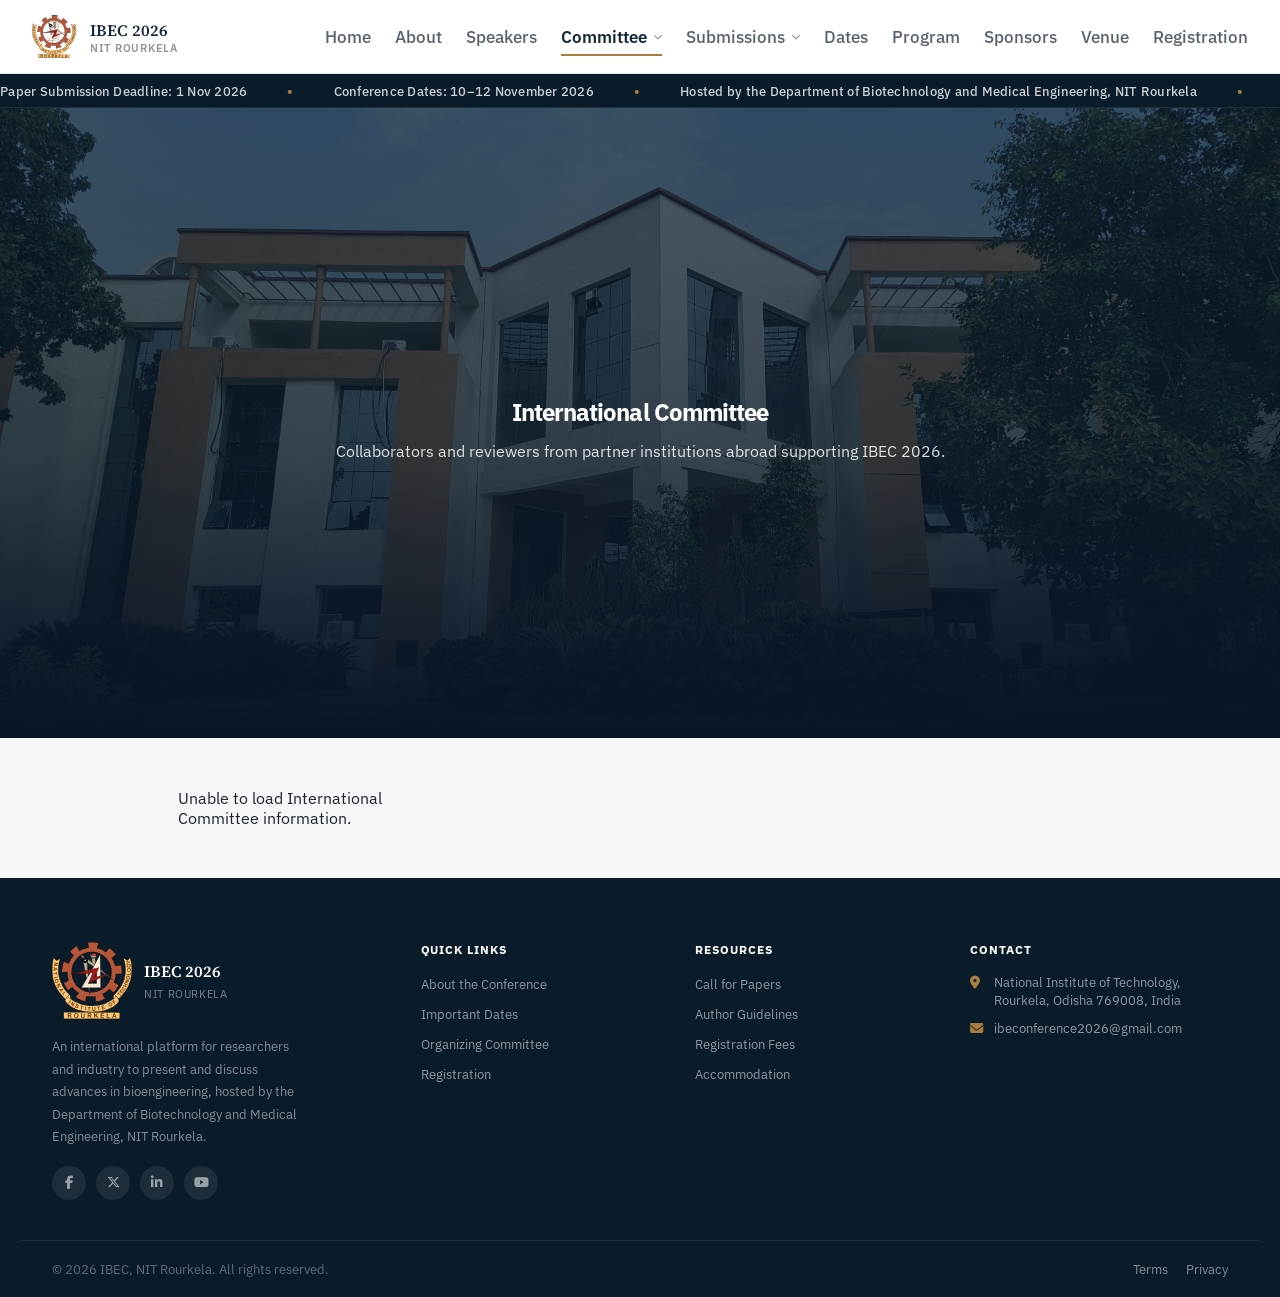
<file: internationalcommittee.html>
<!DOCTYPE html>
<html lang="en">
<head>
<meta charset="UTF-8">
<meta name="viewport" content="width=device-width, initial-scale=1.0">
<title>IBEC 2026 — Committee | NIT Rourkela</title>
<link rel="icon" type="image/png" href="assets/logos/Logo.svg">
<link rel="stylesheet" href="https://cdnjs.cloudflare.com/ajax/libs/font-awesome/6.5.1/css/all.min.css">
<link rel="preconnect" href="https://fonts.googleapis.com">
<link rel="preconnect" href="https://fonts.gstatic.com" crossorigin>
<link href="https://fonts.googleapis.com/css2?family=Source+Serif+4:wght@500;600;700&family=IBM+Plex+Sans:wght@400;500;600;700;800&display=swap" rel="stylesheet">
<link rel="stylesheet" href="style.css">

<style>
  .wrap_secondary { max-width: 980px; margin: 0 auto; padding: 0 28px; }
  /* ============ SECTIONS ============ */
  section.committeeBlock { padding: 50px 0; border-bottom: 1px solid var(--line); scroll-margin-top: 90px; }
  section.committeeBlock:last-of-type { border-bottom: none; }

  .blockHead { margin-bottom: 30px; }
  .blockHead .eyebrow {
    display: block; font-size: 11.5px; font-weight: 700; letter-spacing: 0.09em; text-transform: uppercase;
    color: var(--bronze-deep); margin-bottom: 8px;
  }
  .blockHead h2 {
    font-family: var(--font-display); font-weight: 600; font-size: 25px; color: var(--navy);
  }
  .blockHead p { margin-top: 10px; font-size: 13.5px; color: var(--ink-soft); max-width: 560px; }

  .section-title {
    font-family: var(--font-display); font-style: italic; font-weight: 500;
    font-size: 15px; color: var(--teal-deep); margin: 34px 0 20px;
  }
  .section-title:first-of-type { margin-top: 0; }

  /* ---------- Leadership ---------- */
  .leader-grid { display: grid; grid-template-columns: 1fr 1fr; gap: 40px; }
  .leader-block { display: flex; align-items: center; gap: 18px; }
  .leader-block .photo {
    flex-shrink: 0; width: 96px; height: 96px; border-radius: 50%; object-fit: cover;
    border: 1px solid var(--line); background: var(--mist); color: transparent;
  }
  .leader-block .role {
    font-size: 11px; font-weight: 700; letter-spacing: 0.09em; text-transform: uppercase;
    color: var(--bronze-deep); margin-bottom: 6px;
  }
  .leader-block .name { font-family: var(--font-display); font-weight: 600; font-size: 19px; color: var(--navy); margin-bottom: 3px; }
  .leader-block .org { font-size: 13px; font-style: italic; color: var(--ink-soft); }

  /* ---------- Convenors ---------- */
  .convenor-list { display: grid; grid-template-columns: 1fr 1fr; row-gap: 18px; column-gap: 40px; }
  .convenor-item { display: flex; align-items: center; gap: 12px; padding-bottom: 14px; border-bottom: 1px solid var(--line-soft); }
  .convenor-item .photo {
    flex-shrink: 0; width: 72px; height: 72px; border-radius: 50%; object-fit: cover;
    border: 1px solid var(--line); background: var(--mist); color: transparent;
  }
  .convenor-item .info { display: flex; flex-direction: column; min-width: 0; }
  .convenor-item .name { font-size: 13.8px; font-weight: 600; color: var(--ink); }
  .convenor-item .mail { font-size: 11.5px; color: var(--ink-faint); margin-top: 1px; }

  /* ---------- Committee Members ---------- */
  .member-list { columns: 2; column-gap: 48px; }
  .member-row {
    break-inside: avoid; display: flex; justify-content: space-between; align-items: baseline;
    gap: 14px; padding: 9px 0; border-bottom: 1px solid var(--line-soft);
  }
  .member-row .name { font-size: 13.3px; color: var(--ink); font-weight: 500; }
  .member-row .rank { font-size: 11.3px; color: var(--ink-faint); white-space: nowrap; text-align: right; }

  /* ---------- Advisory Committee — photo grid ---------- */
  .advisoryGrid { display: grid; grid-template-columns: repeat(3, 1fr); gap: 34px 30px; }
  .advisoryItem { text-align: center; }
  .advisoryItem .photo {
    width: 100px; height: 100px; border-radius: 50%; object-fit: cover;
    margin: 0 auto 14px; border: 1px solid var(--line); background: var(--mist); color: transparent;
  }
  .advisoryItem .name { font-family: var(--font-display); font-weight: 600; font-size: 15px; color: var(--navy); margin-bottom: 4px; }
  .advisoryItem .role {
    font-size: 10.5px; font-weight: 700; letter-spacing: 0.08em; text-transform: uppercase;
    color: var(--bronze-deep); margin-bottom: 6px;
  }
  .advisoryItem .org { font-size: 12.3px; color: var(--ink-soft); line-height: 1.5; }

  /* ---------- International Committee — same card, + country + link ---------- */
  .internationalGrid { display: grid; grid-template-columns: repeat(3, 1fr); gap: 34px 30px; }
  .internationalItem { text-align: center; }
  .internationalItem .photo {
    width: 150px; height: 150px; border-radius: 50%; object-fit: cover;
    margin: 0 auto 14px; border: 1px solid var(--line); background: var(--mist); color: transparent;
  }
  .internationalItem .name { font-family: var(--font-display); font-weight: 600; font-size: 15px; color: var(--navy); margin-bottom: 4px; }
  .internationalItem .org { font-size: 12.3px; color: var(--ink-soft); line-height: 1.5; margin-bottom: 10px; }
  .internationalItem .country {
    display: inline-block;
    font-size: 10.5px; font-weight: 600; color: var(--teal-deep);
    background: rgba(44,110,103,0.08); padding: 4px 13px; border-radius: 999px;
    margin-bottom: 10px;
  }
  .internationalItem .profileLink {
    display: flex; align-items: center; justify-content: center; gap: 6px;
    font-size: 12px; font-weight: 600; color: var(--bronze-deep);
    border-bottom: 1px solid transparent;
    transition: border-color 0.2s ease, color 0.2s ease;
  }
  /* .internationalItem .profileLink:hover { border-bottom-color: var(--bronze-deep); } */
  .internationalItem .profileLink i { font-size: 11px; }

  @media (max-width: 780px) {
    .advisoryGrid { grid-template-columns: repeat(2, 1fr); }
    .internationalGrid { grid-template-columns: repeat(2, 1fr); }
  }
  @media (max-width: 640px) {
    .leader-grid { grid-template-columns: 1fr; gap: 24px; }
    .convenor-list { grid-template-columns: 1fr; }
    .member-list { columns: 1; }
    .advisoryGrid { grid-template-columns: 1fr; }
    .internationalGrid { grid-template-columns: 1fr; }
  }
</style>
</head>
<body>

<!-- ============================================================
     HEADER
     ============================================================ -->
<header id="siteHeader">
  <div class="headerRow">
    <a href="#" class="brand">
      <span class="brand-logo"><img src="assets/logos/Logo.svg" alt="IBEC 2026"></span>
      <span class="brand-text"><b>IBEC 2026</b><span>NIT Rourkela</span></span>
    </a>
    <div class="headerActions">
      <button class="menuButton" id="menuButton" aria-label="Open menu"><i class="fa-solid fa-bars"></i></button>
    </div>
    <ul class="primaryNav">
      <li><a href="./">Home</a></li>
      <li><a href="about.html">About</a></li>
      <li><a href="keynotes.html">Speakers</a></li>
      <li class="hasDropdown">
        <a href="#" class="active">Committee <i class="fa-solid fa-chevron-down"></i></a>
        <ul class="dropdownMenu">
          <li><a href="comittee.html">Organizing Committee</a></li>
          <li><a href="advisorycommittee.html">National Advisory Committee</a></li>
          <li><a href="internationalcommittee.html">International Advisory Committee</a></li>
        </ul>
      </li>
      <li class="hasDropdown">
        <a href="#">Submissions <i class="fa-solid fa-chevron-down"></i></a>
        <ul class="dropdownMenu">
          <li><a href="topicsandtracks.html">Call for Papers</a></li>
          <li><a href="author_guidlines.html">Author Guidelines</a></li> 
          <li><a href="registration.html">Submission Portal</a></li>
        </ul>
      </li>
      <li><a href="important_dates.html">Dates</a></li>
      <li><a href="program.html">Program</a></li>
      <li><a href="./#sponsors">Sponsors</a></li>
      <li><a href="venue.html">Venue</a></li>
      <li><a href="registration.html">Registration</a></li>
    </ul>
  </div>
</header>

<!-- ============================================================
     ANNOUNCEMENT TICKER
     ============================================================ -->
<div class="announceBar">
  <div class="announceTrack">
    <span>Paper Submission Deadline: 1 Nov 2026</span><span class="dot">•</span>
    <span>Conference Dates: 10–12 November 2026</span><span class="dot">•</span>
    <span> 
Hosted by the Department of Biotechnology and Medical Engineering, NIT Rourkela</span><span class="dot">•</span>
    <span>Paper Submission Deadline: 1 Nov 2026</span><span class="dot">•</span>
    <span>Conference Dates: 10–12 November 2026</span><span class="dot">•</span>
    <span> 
Hosted by the Department of Biotechnology and Medical Engineering, NIT Rourkela</span><span class="dot">•</span>
  </div>
</div>

<div class="mobileNav" id="mobileNav">
  <div class="mobileNavBody">
    <button class="closeMobile" id="closeMobile" aria-label="Close menu">✕</button>
    <ul>
      <li><a href="./">Home</a></li>
      <li><a href="about.html">About</a></li>
      <li><a href="keynotes.html">Speakers</a></li>
      <li class="hasSubmenu">
        <button class="mobileSubToggle">Committee <i class="fa-solid fa-chevron-down"></i></button>
        <ul class="mobileSubmenu">
          <li><a href="comittee.html">Organizing Committee</a></li>
          <li><a href="advisorycommittee.html">National Advisory Committee</a></li>
          <li><a href="internationalcommittee.html">International Advisory Committee</a></li>
        </ul>
      </li>
      <li class="hasSubmenu">
        <button class="mobileSubToggle">Submissions <i class="fa-solid fa-chevron-down"></i></button>
        <ul class="mobileSubmenu">
          <li><a href="topicsandtracks.html">Call for Papers</a></li>
          <li><a href="author_guidlines.html">Author Guidelines</a></li>
          <li><a href="registration.html">Submission Portal</a></li>
        </ul>
      </li>
      <li><a href="important_dates.html">Dates</a></li>
      <li><a href="program.html">Program</a></li>
      <li><a href="./#sponsors">Sponsors</a></li>
      <li><a href="venue.html">Venue</a></li>
      <li><a href="registration.html">Registration</a></li>
    </ul>
    <a href="registration.html" class="mobileNavCta">Register Now</a>
  </div>
</div>
</div>

<!-- ============================================================
     HEADER — background
     ============================================================ -->
<section class="hero_subpage" id="home">
    <div class="hero_content">
<h1>International Committee</h1>
    <p>Collaborators and reviewers from partner institutions abroad supporting IBEC 2026.</p>
    </div>
</section>

<div class="wrap_secondary">

  <!-- ============================================================
       INTERNATIONAL COMMITTEE
       ============================================================ -->
  <section class="committeeBlock" id="international">
    <!-- <div class="blockHead">
      <span class="eyebrow">Global Partners</span>
      <h2>International Committee</h2>
      <p>Collaborators and reviewers from partner institutions abroad supporting IBEC 2026.</p>
    </div> -->

    <div class="internationalGrid" id="internationalGrid">
        <!-- International Committee members are loaded automatically -->

        <!-- Loading bar -->

                <div
                    class="advisoryLoading"
                    id="advisoryLoading"
                    style="grid-column: 1 / -1;"
                >

                    <div class="advisoryLoadingText">
                        Loading International Committee...
                    </div>


                    <div class="advisoryLoadingBar"></div>

                </div>
    </div>
  </section>

</div>

<!-- ============================================================
     FOOTER
     ============================================================ -->
<footer id="contact">
  <div class="footerTop">
    <div class="footerCol">
      <div class="footerBrand">
        <img src="assets/logos/Logo.svg" alt="NIT Rourkela Logo" style="width: 80px;">
        <div><b>IBEC 2026</b><span>NIT Rourkela</span></div>
      </div>
      <p>An international platform for researchers and industry to present and discuss advances in bioengineering, hosted by the Department of Biotechnology and Medical Engineering, NIT Rourkela.</p>
      <div class="footerSocials">
        <a href="#" aria-label="Facebook"><i class="fa-brands fa-facebook-f"></i></a>
        <a href="#" aria-label="Twitter"><i class="fa-brands fa-x-twitter"></i></a>
        <a href="#" aria-label="LinkedIn"><i class="fa-brands fa-linkedin-in"></i></a>
        <a href="#" aria-label="YouTube"><i class="fa-brands fa-youtube"></i></a>
      </div>
    </div>
    <div class="footerCol">
      <h4>Quick Links</h4>
      <ul>
        <li><a href="about.html">About the Conference</a></li>
        <li><a href="important_dates.html">Important Dates</a></li>
        <li><a href="comittee.html">Organizing Committee</a></li>
        <li><a href="registration.html">Registration</a></li>
      </ul>
    </div>
    <div class="footerCol">
      <h4>Resources</h4>
      <ul>
        <li><a href="topicsandtracks.html">Call for Papers</a></li>
        <li><a href="author_guidlines.html">Author Guidelines</a></li>
        <li><a href="registration.html">Registration Fees</a></li>
        <li><a href="accomodation.html">Accommodation</a></li>
      </ul>
    </div>
    <div class="footerCol">
      <h4>Contact</h4>
      <ul class="footerContact">
        <li><i class="fa-solid fa-location-dot"></i> National Institute of Technology, Rourkela, Odisha 769008, India</li>
        <li><i class="fa-solid fa-envelope"></i> ibeconference2026@gmail.com</li>
         
      </ul>
    </div>
  </div>
  <div class="footerBottom">
    <span>© 2026 IBEC, NIT Rourkela. All rights reserved.</span>
    <div><a href="#">Terms</a><a href="#">Privacy</a></div>
  </div>
</footer>

<script>
  const siteHeader = document.getElementById('siteHeader');
  window.addEventListener('scroll', () => {
    siteHeader.style.boxShadow = window.scrollY > 40 ? '0 6px 22px rgba(8,21,39,0.1)' : 'none';
  });
  document.getElementById('menuButton').addEventListener('click', () => {
    document.getElementById('mobileNav').classList.add('isOpen');
  });
  document.getElementById('closeMobile').addEventListener('click', () => {
    document.getElementById('mobileNav').classList.remove('isOpen');
  });
  document.querySelectorAll('.mobileNav a').forEach(a => {
    a.addEventListener('click', () => document.getElementById('mobileNav').classList.remove('isOpen'));
  });

const INTERNATIONAL_API =
    "https://script.google.com/macros/s/AKfycbxhO8Jktc474Dw7Ibd5YrHTE6Hky0oAhVqinwi48cWHlNNXxE73s5dxDs5VfLt90mnu/exec";


document.addEventListener(
    "DOMContentLoaded",
    function () {

        loadInternationalCommittee();

    }
);


/* =========================================================
   LOAD INTERNATIONAL COMMITTEE
   ========================================================= */

function loadInternationalCommittee() {

    const container =
        document.getElementById(
            "internationalGrid"
        );


    if (!container) {

        console.error(
            "internationalGrid not found"
        );

        return;

    }


    /*
     * Create a unique callback name.
     */
    const callbackName =
        "internationalCallback_" +
        Date.now();


    /*
     * Create callback function.
     */
    window[callbackName] =
        function (members) {

            try {

                /*
                 * Only display confirmed members.
                 */
                const confirmedMembers =
                    members

                        .filter(function (member) {

                            return String(
                                member.status || ""
                            )
                            .trim()
                            .toLowerCase() ===
                            "confirmed";

                        })


                        .sort(function (a, b) {

                            return (
                                Number(
                                    a.order || 9999
                                ) -

                                Number(
                                    b.order || 9999
                                )
                            );

                        });


                /*
                 * Clear container.
                 */
                container.innerHTML = "";


                /*
                 * Create cards.
                 */
                confirmedMembers.forEach(
                    function (member) {

                        const item =
                            document.createElement(
                                "div"
                            );


                        item.className =
                            "internationalItem";


                        /*
                         * Photo.
                         */
                        const photo =
                            member.photo ||
                            "assets/committee/default.jpg";


                        /*
                         * Profile link.
                         */
                        let profileHTML = "";


                        if (member.profile) {

                            const profileURL =
                                safeURL(
                                    member.profile
                                );


                            if (
                                profileURL !== "#"
                            ) {

                                profileHTML = `

                                    <a
                                        href="${profileURL}"
                                        class="profileLink"
                                        target="_blank"
                                        rel="noopener noreferrer"
                                    >

                                        Profile

                                        <i class="fa-solid fa-arrow-up-right-from-square"></i>

                                    </a>

                                `;

                            }

                        }


                        /*
                         * Generate the exact
                         * existing card structure.
                         */
                        item.innerHTML = `

                            <img
                                class="photo"
                                src="${escapeHTML(photo)}"
                                alt="${escapeHTML(member.name)}"
                                loading="lazy"
                            >


                            <div class="name">
                                ${escapeHTML(member.name)}
                            </div>


                            <div class="org">

                                ${escapeHTML(member.designation)},
                                ${escapeHTML(member.institution)}

                            </div>


                            <span class="country">

                                ${escapeHTML(member.country)}

                            </span>


                            ${profileHTML}

                        `;


                        container.appendChild(item);

                    }
                );


                /*
                 * Empty state.
                 */
                if (
                    confirmedMembers.length === 0
                ) {

                    container.innerHTML = `

                        <p class="committeeEmpty">

                            International Committee
                            members will be announced soon.

                        </p>

                    `;

                }


            } catch (error) {

                console.error(
                    "Error creating committee cards:",
                    error
                );


                showCommitteeError(
                    container
                );

            }


            /*
             * Remove callback.
             */
            delete window[callbackName];


            /*
             * Remove script element.
             */
            const script =
                document.getElementById(
                    callbackName
                );


            if (script) {

                script.remove();

            }

        };


    /*
     * Create script element.
     */
    const script =
        document.createElement("script");


    script.id =
        callbackName;


    script.src =
        INTERNATIONAL_API +
        "?callback=" +
        encodeURIComponent(
            callbackName
        );


    /*
     * Handle loading error.
     */
    script.onerror =
        function () {

            console.error(
                "Unable to connect to International Committee API"
            );


            delete window[callbackName];


            script.remove();


            showCommitteeError(
                container
            );

        };


    /*
     * Add script to page.
     */
    document.body.appendChild(script);

}


/* =========================================================
   ERROR MESSAGE
   ========================================================= */

function showCommitteeError(container) {

    container.innerHTML = `

        <p class="committeeError">

            Unable to load International Committee
            information.

        </p>

    `;

}


/* =========================================================
   HTML ESCAPE
   ========================================================= */

function escapeHTML(value) {

    return String(value || "")

        .replace(/&/g, "&amp;")

        .replace(/</g, "&lt;")

        .replace(/>/g, "&gt;")

        .replace(/"/g, "&quot;")

        .replace(/'/g, "&#039;");

}


/* =========================================================
   SAFE URL
   ========================================================= */

function safeURL(value) {

    const url =
        String(value || "").trim();


    if (
        url.startsWith("https://") ||
        url.startsWith("http://")
    ) {

        return url;

    }


    return "#";

}
</script>

</body>
</html>
</file>
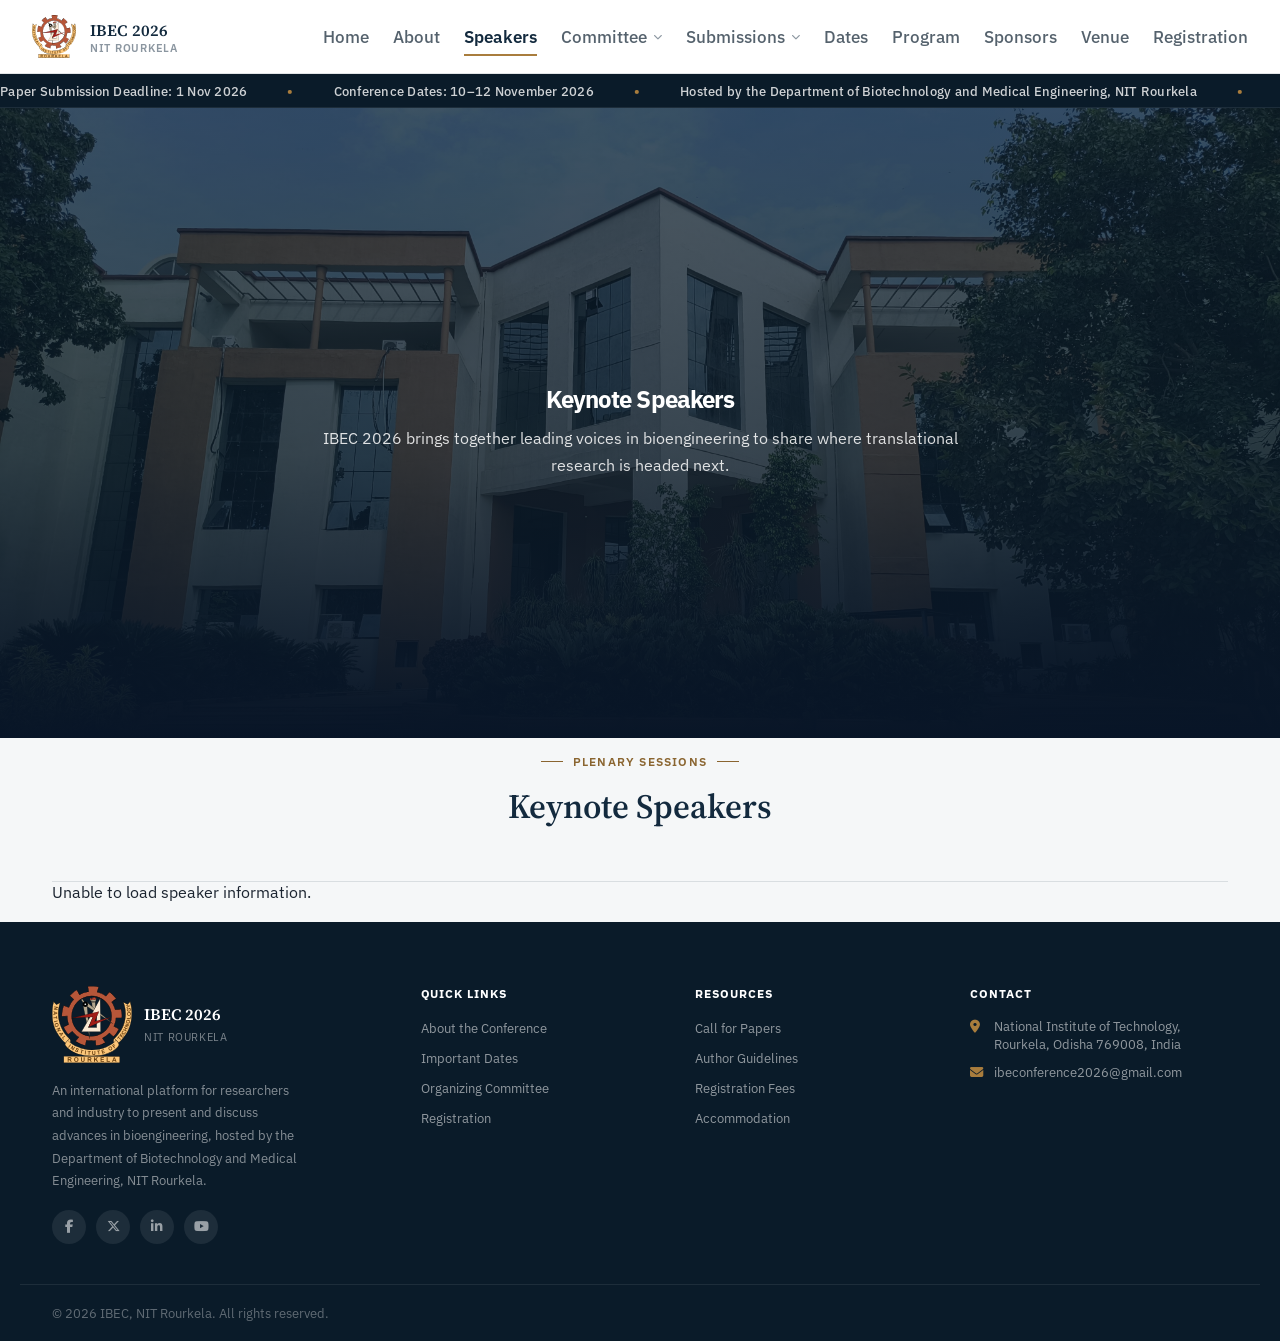
<file: keynotes.html>
<!DOCTYPE html>
<html lang="en">
<head>
<meta charset="UTF-8">
<meta name="viewport" content="width=device-width, initial-scale=1.0">
<title>IBEC 2026 — International Conference on Bioengineering | NIT Rourkela</title>
<link rel="icon" type="image/png" href="assets/logos/Logo.svg">
<link rel="stylesheet" href="https://cdnjs.cloudflare.com/ajax/libs/font-awesome/6.5.1/css/all.min.css">
<link rel="preconnect" href="https://fonts.googleapis.com">
<link rel="preconnect" href="https://fonts.gstatic.com" crossorigin>
<link href="https://fonts.googleapis.com/css2?family=Source+Serif+4:wght@500;600;700&family=IBM+Plex+Sans:wght@400;500;600;700&display=swap" rel="stylesheet">
<link rel="stylesheet" href="style.css">
</head>
<body>

<!-- ============================================================
     HEADER
     ============================================================ -->
<header id="siteHeader">
  <div class="headerRow">
    <a href="#" class="brand">
      <span class="brand-logo">
        <img src="assets/logos/Logo.svg" alt="IBEC 2026">
      </span>
      <span class="brand-text"><b>IBEC 2026</b><span>NIT Rourkela</span></span>
    </a>
    <div class="headerActions">
      <button class="menuButton" id="menuButton" aria-label="Open menu"><i class="fa-solid fa-bars"></i></button>
    </div>
    <ul class="primaryNav">
      <li><a href="./">Home</a></li>
      <li><a href="about.html">About</a></li>
      <li><a href="keynotes.html" class="active">Speakers</a></li>
      <li class="hasDropdown">
        <a href="#">Committee <i class="fa-solid fa-chevron-down"></i></a>
        <ul class="dropdownMenu">
          <li><a href="comittee.html">Organizing Committee</a></li>
          <li><a href="advisorycommittee.html">National Advisory Committee</a></li>
          <li><a href="internationalcommittee.html">International Advisory Committee</a></li>
        </ul>
      </li>
      <li class="hasDropdown">
        <a href="#">Submissions <i class="fa-solid fa-chevron-down"></i></a>
        <ul class="dropdownMenu">
          <li><a href="topicsandtracks.html">Call for Papers</a></li>
          <li><a href="author_guidlines.html">Author Guidelines</a></li> 
          <li><a href="registration.html">Submission Portal</a></li>
        </ul>
      </li>
      <li><a href="important_dates.html">Dates</a></li>
      <li><a href="program.html">Program</a></li>
      <li><a href="./#sponsors">Sponsors</a></li>
      <li><a href="venue.html">Venue</a></li>
      <li><a href="registration.html">Registration</a></li>
    </ul>
  </div>
</header>

<!-- ============================================================
     ANNOUNCEMENT TICKER
     ============================================================ -->
<div class="announceBar">
  <div class="announceTrack">
    <span>Paper Submission Deadline: 1 Nov 2026</span><span class="dot">•</span>
    <span>Conference Dates: 10–12 November 2026</span><span class="dot">•</span>
    <span> 
Hosted by the Department of Biotechnology and Medical Engineering, NIT Rourkela</span><span class="dot">•</span>
    <span>Paper Submission Deadline: 1 Nov 2026</span><span class="dot">•</span>
    <span>Conference Dates: 10–12 November 2026</span><span class="dot">•</span>
    <span> 
Hosted by the Department of Biotechnology and Medical Engineering, NIT Rourkela</span><span class="dot">•</span>
  </div>
</div>


<div class="mobileNav" id="mobileNav">
  <div class="mobileNavBody">
    <button class="closeMobile" id="closeMobile" aria-label="Close menu">✕</button>
    <ul>
      <li><a href="./">Home</a></li>
      <li><a href="about.html">About</a></li>
      <li><a href="keynotes.html">Speakers</a></li>
      <li class="hasSubmenu">
        <button class="mobileSubToggle">Committee <i class="fa-solid fa-chevron-down"></i></button>
        <ul class="mobileSubmenu">
          <li><a href="comittee.html">Organizing Committee</a></li>
          <li><a href="advisorycommittee.html">National Advisory Committee</a></li>
          <li><a href="internationalcommittee.html">International Advisory Committee</a></li>
        </ul>
      </li>
      <li class="hasSubmenu">
        <button class="mobileSubToggle">Submissions <i class="fa-solid fa-chevron-down"></i></button>
        <ul class="mobileSubmenu">
          <li><a href="topicsandtracks.html">Call for Papers</a></li>
          <li><a href="author_guidlines.html">Author Guidelines</a></li>
          <li><a href="registration.html">Submission Portal</a></li>
        </ul>
      </li>
      <li><a href="important_dates.html">Dates</a></li>
      <li><a href="program.html">Program</a></li>
      <li><a href="./#sponsors">Sponsors</a></li>
      <li><a href="venue.html">Venue</a></li>
      <li><a href="registration.html">Registration</a></li>
    </ul>
    <a href="registration.html" class="mobileNavCta">Register Now</a>
  </div>
</div>
</div>

<!-- ============================================================
     HERO — carousel background
     ============================================================ -->
<section class="hero_subpage" id="home">
    <div class="hero_content">
<h1>Keynote Speakers</h1>
    <p>IBEC 2026 brings together leading voices in bioengineering to share where translational research is headed next.</p>
    </div>
    
</section>

<section class="keynoteSection" id="keynote-speakers">
  <div class="wrap">
    <div class="sectionHead">
      <span class="eyebrow" style="justify-content:center;">Plenary Sessions</span>
      <h2>Keynote Speakers</h2>
      <p></p>
    </div>

    <div class="keynoteList" id="keynoteList">

      <div
                    class="advisoryLoading"
                    id="advisoryLoading"
                    style="grid-column: 1 / -1;"
                >

                    <div class="advisoryLoadingText">
                        Loading Speakers...
                    </div>


                    <div class="advisoryLoadingBar"></div>

                </div>
      

    </div>
  </div>
</section>

<script>
    const SPEAKER_API =
    "https://script.google.com/macros/s/AKfycbxkiDZOGrmXEJ1P-q8_-waqKlvUrNpeBkM1tbMB16Tm7K_1_3Qa9d5wTEArDZpYW6E5tg/exec";


document.addEventListener("DOMContentLoaded", () => {
    loadSpeakers();
});


async function loadSpeakers() {

    const container =
        document.getElementById("keynoteList");

    if (!container) {
        return;
    }


    try {

        const response =
            await fetch(SPEAKER_API);


        if (!response.ok) {
            throw new Error(
                "Failed to fetch speaker data"
            );
        }


        const speakers =
            await response.json();


        const confirmedSpeakers = speakers
            .filter(person =>
                String(person.status)
                    .trim()
                    .toLowerCase() === "confirmed"
            )
            .sort((a, b) =>
                Number(a.order) - Number(b.order)
            );


        container.innerHTML = "";


        confirmedSpeakers.forEach(person => {

            const row =
                document.createElement("div");

            row.className = "keynoteRow";


            const photoURL = person.photo;


            row.innerHTML = `

                <div class="photoWrap">

                    <img
                        src="${escapeHTML(photoURL)}"
                        alt="${escapeHTML(person.name)}"
                        loading="lazy"
                    >

                </div>


                <div class="info">

                    <div class="roleLabel">
                        ${escapeHTML(person.role)}
                    </div>


                    <div class="nameLine">

                        <span class="name">
                            ${escapeHTML(person.name)}
                        </span>

                        <span class="affiliation">
                            ${escapeHTML(person.affiliation)}
                        </span>

                    </div>


                    <p class="bio">
                        ${escapeHTML(person.bio)}
                    </p>


                    ${
                        person.website
                        ?
                        `
                        <a
                            href="${safeURL(person.website)}"
                            class="siteLink"
                            target="_blank"
                            rel="noopener"
                        >
                            Personal website

                            <i class="fa-solid fa-arrow-up-right-from-square"></i>

                        </a>
                        `
                        :
                        ""
                    }

                </div>

            `;


            container.appendChild(row);

        });


    } catch (error) {

        console.error(
            "Speaker loading error:",
            error
        );

        container.innerHTML = `
            <p>
                Unable to load speaker information.
            </p>
        `;

    }

}


function escapeHTML(value) {

    return String(value || "")
        .replace(/&/g, "&amp;")
        .replace(/</g, "&lt;")
        .replace(/>/g, "&gt;")
        .replace(/"/g, "&quot;")
        .replace(/'/g, "&#039;");

}


function safeURL(value) {

    const url =
        String(value || "").trim();


    if (
        url.startsWith("https://") ||
        url.startsWith("http://")
    ) {
        return url;
    }


    return "#";

}
</script>
<!-- ============================================================
     FOOTER
     ============================================================ -->
<footer id="contact">
  <div class="footerTop">

    <div class="footerCol">
      <div class="footerBrand">
        <img src="assets/logos/Logo.svg" alt="NIT Rourkela Logo" style="width: 80px;">
        <div><b>IBEC 2026</b><span>NIT Rourkela</span></div>
      </div>
      <p>An international platform for researchers and industry to present and discuss advances in bioengineering, hosted by the Department of Biotechnology and Medical Engineering, NIT Rourkela.</p>
      <div class="footerSocials">
        <a href="#" aria-label="Facebook"><i class="fa-brands fa-facebook-f"></i></a>
        <a href="#" aria-label="Twitter"><i class="fa-brands fa-x-twitter"></i></a>
        <a href="#" aria-label="LinkedIn"><i class="fa-brands fa-linkedin-in"></i></a>
        <a href="#" aria-label="YouTube"><i class="fa-brands fa-youtube"></i></a>
      </div>
    </div>

    <div class="footerCol">
      <h4>Quick Links</h4>
      <ul>
        <li><a href="about.html">About the Conference</a></li>
        <li><a href="important_dates.html">Important Dates</a></li>
        <li><a href="comittee.html">Organizing Committee</a></li>
        <li><a href="registration.html">Registration</a></li>
      </ul>
    </div>

    <div class="footerCol">
      <h4>Resources</h4>
      <ul>
        <li><a href="topicsandtracks.html">Call for Papers</a></li>
        <li><a href="author_guidlines.html">Author Guidelines</a></li>
        <li><a href="registration.html">Registration Fees</a></li>
        <li><a href="accomodation.html">Accommodation</a></li>
      </ul>
    </div>

    <div class="footerCol">
      <h4>Contact</h4>
      <ul class="footerContact">
        <li><i class="fa-solid fa-location-dot"></i> National Institute of Technology, Rourkela, Odisha 769008, India</li>
        <li><i class="fa-solid fa-envelope"></i> ibeconference2026@gmail.com</li>
         
      </ul>
    </div>

  </div>

  <div class="footerBottom">
    <span>© 2026 IBEC, NIT Rourkela. All rights reserved.</span>
      
  </div>
</footer>

<script>
    // ---- sticky header shadow on scroll ----
  const siteHeader = document.getElementById('siteHeader');
  window.addEventListener('scroll', () => {
    siteHeader.style.boxShadow = window.scrollY > 40 ? '0 6px 22px rgba(8,21,39,0.08)' : 'none';
  });

  // ---- mobile menu ----
  document.getElementById('menuButton').addEventListener('click', () => {
    document.getElementById('mobileNav').classList.add('isOpen');
  });
  document.getElementById('closeMobile').addEventListener('click', () => {
    document.getElementById('mobileNav').classList.remove('isOpen');
  });
  document.querySelectorAll('.mobileNav a').forEach(a => {
    a.addEventListener('click', () => document.getElementById('mobileNav').classList.remove('isOpen'));
  });

  // ---- mobile accordion submenus ----
  document.querySelectorAll('.mobileSubToggle').forEach(btn => {
    btn.addEventListener('click', () => {
      btn.parentElement.classList.toggle('isOpen');
    });
  });

</script>

</body>
</html>
</file>
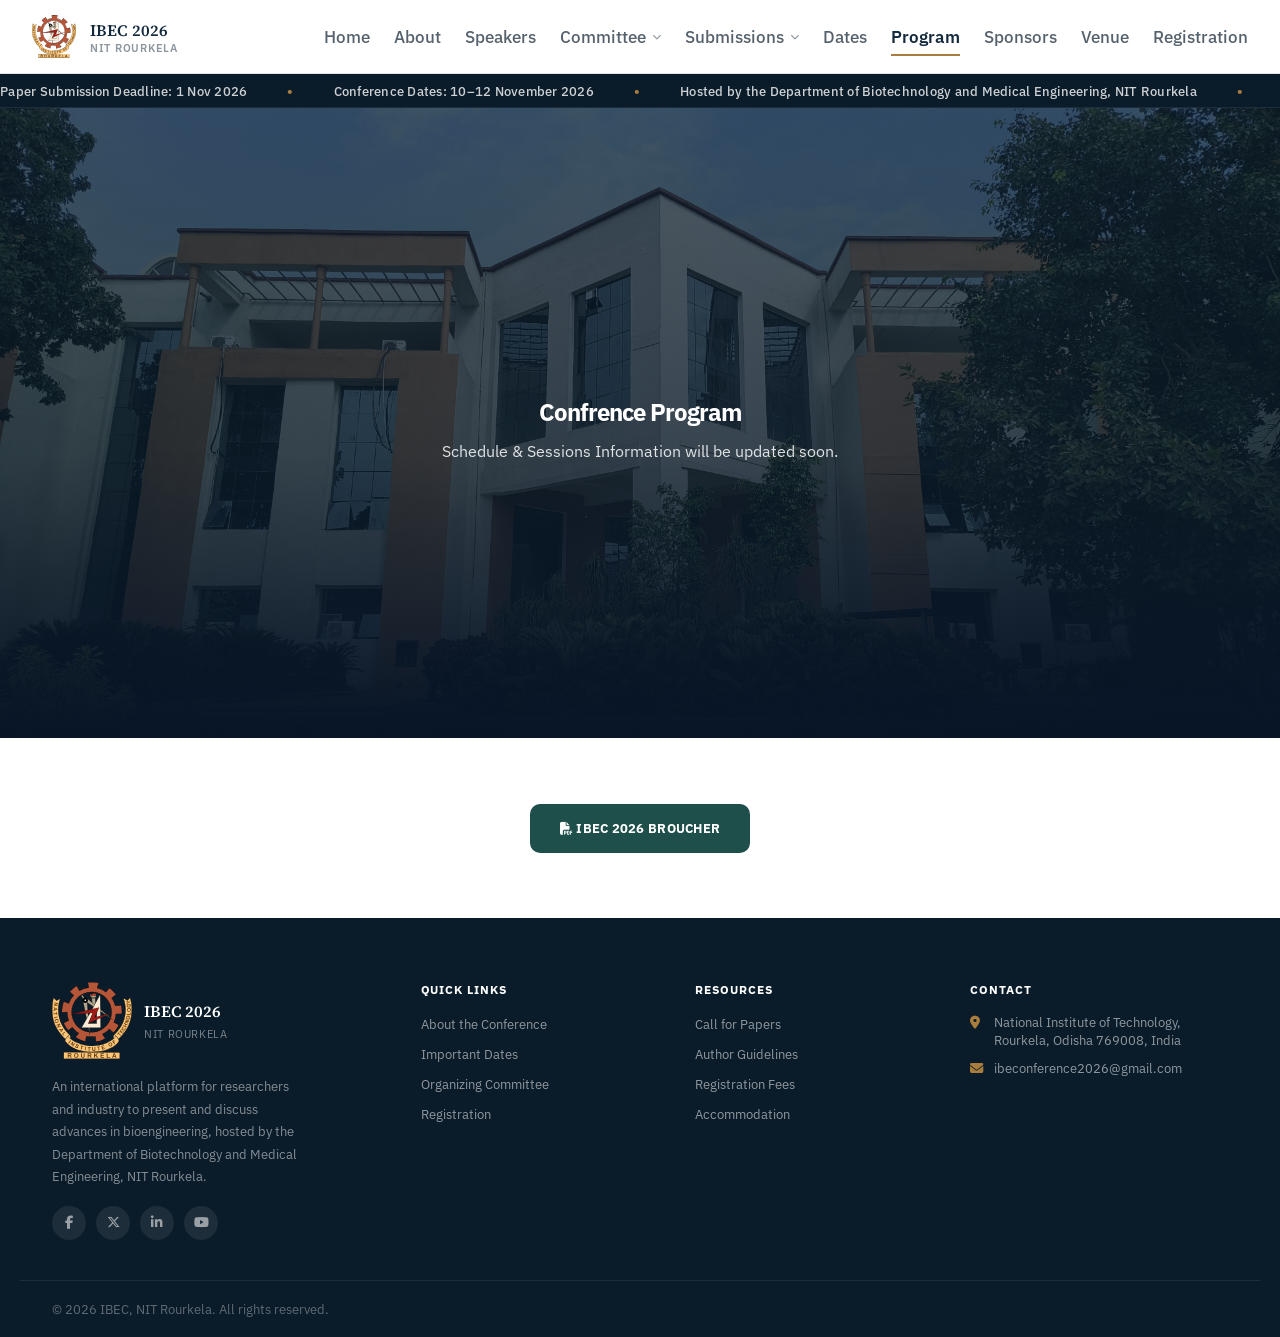
<file: program.html>
<!DOCTYPE html>
<html lang="en">
<head>
<meta charset="UTF-8">
<meta name="viewport" content="width=device-width, initial-scale=1.0">
<title>IBEC 2026 — International Conference on Bioengineering | NIT Rourkela</title>
<link rel="icon" type="image/png" href="assets/logos/Logo.svg">
<link rel="stylesheet" href="https://cdnjs.cloudflare.com/ajax/libs/font-awesome/6.5.1/css/all.min.css">
<link rel="preconnect" href="https://fonts.googleapis.com">
<link rel="preconnect" href="https://fonts.gstatic.com" crossorigin>
<link href="https://fonts.googleapis.com/css2?family=Source+Serif+4:wght@500;600;700&family=IBM+Plex+Sans:wght@400;500;600;700&display=swap" rel="stylesheet">
<link rel="stylesheet" href="style.css">
</head>
<body>

<!-- ============================================================
     HEADER
     ============================================================ -->
<header id="siteHeader">
  <div class="headerRow">
    <a href="#" class="brand">
      <span class="brand-logo">
        <img src="assets/logos/Logo.svg" alt="IBEC 2026">
      </span>
      <span class="brand-text"><b>IBEC 2026</b><span>NIT Rourkela</span></span>
    </a>
    <div class="headerActions">
      <button class="menuButton" id="menuButton" aria-label="Open menu"><i class="fa-solid fa-bars"></i></button>
    </div>
    <ul class="primaryNav">
      <li><a href="./">Home</a></li>
      <li><a href="about.html">About</a></li>
      <li><a href="keynotes.html">Speakers</a></li>
      <li class="hasDropdown">
        <a href="#">Committee <i class="fa-solid fa-chevron-down"></i></a>
        <ul class="dropdownMenu">
          <li><a href="comittee.html">Organizing Committee</a></li>
          <li><a href="advisorycommittee.html">National Advisory Committee</a></li>
          <li><a href="internationalcommittee.html">International Advisory Committee</a></li>
        </ul>
      </li>
      <li class="hasDropdown">
        <a href="#">Submissions <i class="fa-solid fa-chevron-down"></i></a>
        <ul class="dropdownMenu">
          <li><a href="topicsandtracks.html">Call for Papers</a></li>
          <li><a href="author_guidlines.html">Author Guidelines</a></li> 
          <li><a href="registration.html">Submission Portal</a></li>
        </ul>
      </li>
      <li><a href="important_dates.html">Dates</a></li>
      <li><a href="program.html" class="active">Program</a></li>
      <li><a href="./#sponsors">Sponsors</a></li>
      <li><a href="venue.html">Venue</a></li>
      <li><a href="registration.html">Registration</a></li>
    </ul>
  </div>
</header>

<!-- ============================================================
     ANNOUNCEMENT TICKER
     ============================================================ -->
<div class="announceBar">
  <div class="announceTrack">
    <span>Paper Submission Deadline: 1 Nov 2026</span><span class="dot">•</span>
    <span>Conference Dates: 10–12 November 2026</span><span class="dot">•</span>
    <span> 
Hosted by the Department of Biotechnology and Medical Engineering, NIT Rourkela</span><span class="dot">•</span>
    <span>Paper Submission Deadline: 1 Nov 2026</span><span class="dot">•</span>
    <span>Conference Dates: 10–12 November 2026</span><span class="dot">•</span>
    <span> 
Hosted by the Department of Biotechnology and Medical Engineering, NIT Rourkela</span><span class="dot">•</span>
  </div>
</div>

<div class="mobileNav" id="mobileNav">
  <div class="mobileNavBody">
    <button class="closeMobile" id="closeMobile" aria-label="Close menu">✕</button>
    <ul>
      <li><a href="./">Home</a></li>
      <li><a href="about.html">About</a></li>
      <li><a href="keynotes.html">Speakers</a></li>
      <li class="hasSubmenu">
        <button class="mobileSubToggle">Committee <i class="fa-solid fa-chevron-down"></i></button>
        <ul class="mobileSubmenu">
          <li><a href="comittee.html">Organizing Committee</a></li>
          <li><a href="advisorycommittee.html">National Advisory Committee</a></li>
          <li><a href="internationalcommittee.html">International Advisory Committee</a></li>
        </ul>
      </li>
      <li class="hasSubmenu">
        <button class="mobileSubToggle">Submissions <i class="fa-solid fa-chevron-down"></i></button>
        <ul class="mobileSubmenu">
          <li><a href="topicsandtracks.html">Call for Papers</a></li>
          <li><a href="author_guidlines.html">Author Guidelines</a></li>
          <li><a href="registration.html">Submission Portal</a></li>
        </ul>
      </li>
      <li><a href="important_dates.html">Dates</a></li>
      <li><a href="program.html">Program</a></li>
      <li><a href="./#sponsors">Sponsors</a></li>
      <li><a href="venue.html">Venue</a></li>
      <li><a href="registration.html">Registration</a></li>
    </ul>
    <a href="registration.html" class="mobileNavCta">Register Now</a>
  </div>
</div>
</div>

<!-- ============================================================
     HEADER — background
     ============================================================ -->
<section class="hero_subpage" id="home">
    <div class="hero_content">
<h1>Confrence Program</h1>
    <p>Schedule & Sessions Information will be updated soon.</p>
    </div>
    
</section>
<!-- ============================================================
    BROUCHER
============================================================ -->
<section class="download_drowcher_section">
    <div class="wrap" style="padding: 15px 25px;display: flex;justify-content: center;align-items: center;">
      <a href="assets/downloads/broucher.pdf" target="_blank" class="instructionBtn solid"><i class="fa-solid fa-file-pdf"></i> IBEC 2026 broucher </a>
    </div>

</section>


<!-- ============================================================
     FOOTER
     ============================================================ -->
<footer id="contact">
  <div class="footerTop">

    <div class="footerCol">
      <div class="footerBrand">
        <img src="assets/logos/Logo.svg" alt="NIT Rourkela Logo" style="width: 80px;">
        <div><b>IBEC 2026</b><span>NIT Rourkela</span></div>
      </div>
      <p>An international platform for researchers and industry to present and discuss advances in bioengineering, hosted by the Department of Biotechnology and Medical Engineering, NIT Rourkela.</p>
      <div class="footerSocials">
        <a href="#" aria-label="Facebook"><i class="fa-brands fa-facebook-f"></i></a>
        <a href="#" aria-label="Twitter"><i class="fa-brands fa-x-twitter"></i></a>
        <a href="#" aria-label="LinkedIn"><i class="fa-brands fa-linkedin-in"></i></a>
        <a href="#" aria-label="YouTube"><i class="fa-brands fa-youtube"></i></a>
      </div>
    </div>

    <div class="footerCol">
      <h4>Quick Links</h4>
      <ul>
        <li><a href="about.html">About the Conference</a></li>
        <li><a href="important_dates.html">Important Dates</a></li>
        <li><a href="comittee.html">Organizing Committee</a></li>
        <li><a href="registration.html">Registration</a></li>
      </ul>
    </div>

    <div class="footerCol">
      <h4>Resources</h4>
      <ul>
        <li><a href="topicsandtracks.html">Call for Papers</a></li>
        <li><a href="author_guidlines.html">Author Guidelines</a></li>
        <li><a href="registration.html">Registration Fees</a></li>
        <li><a href="accomodation.html">Accommodation</a></li>
      </ul>
    </div>

    <div class="footerCol">
      <h4>Contact</h4>
      <ul class="footerContact">
        <li><i class="fa-solid fa-location-dot"></i> National Institute of Technology, Rourkela, Odisha 769008, India</li>
        <li><i class="fa-solid fa-envelope"></i> ibeconference2026@gmail.com</li>
         
      </ul>
    </div>

  </div>

  <div class="footerBottom">
    <span>© 2026 IBEC, NIT Rourkela. All rights reserved.</span>
      
  </div>
</footer>

<script>
    // ---- sticky header shadow on scroll ----
  const siteHeader = document.getElementById('siteHeader');
  window.addEventListener('scroll', () => {
    siteHeader.style.boxShadow = window.scrollY > 40 ? '0 6px 22px rgba(8,21,39,0.08)' : 'none';
  });

  // ---- mobile menu ----
  document.getElementById('menuButton').addEventListener('click', () => {
    document.getElementById('mobileNav').classList.add('isOpen');
  });
  document.getElementById('closeMobile').addEventListener('click', () => {
    document.getElementById('mobileNav').classList.remove('isOpen');
  });
  document.querySelectorAll('.mobileNav a').forEach(a => {
    a.addEventListener('click', () => document.getElementById('mobileNav').classList.remove('isOpen'));
  });

  // ---- mobile accordion submenus ----
  document.querySelectorAll('.mobileSubToggle').forEach(btn => {
    btn.addEventListener('click', () => {
      btn.parentElement.classList.toggle('isOpen');
    });
  });


</script>

</body>
</html>
</file>
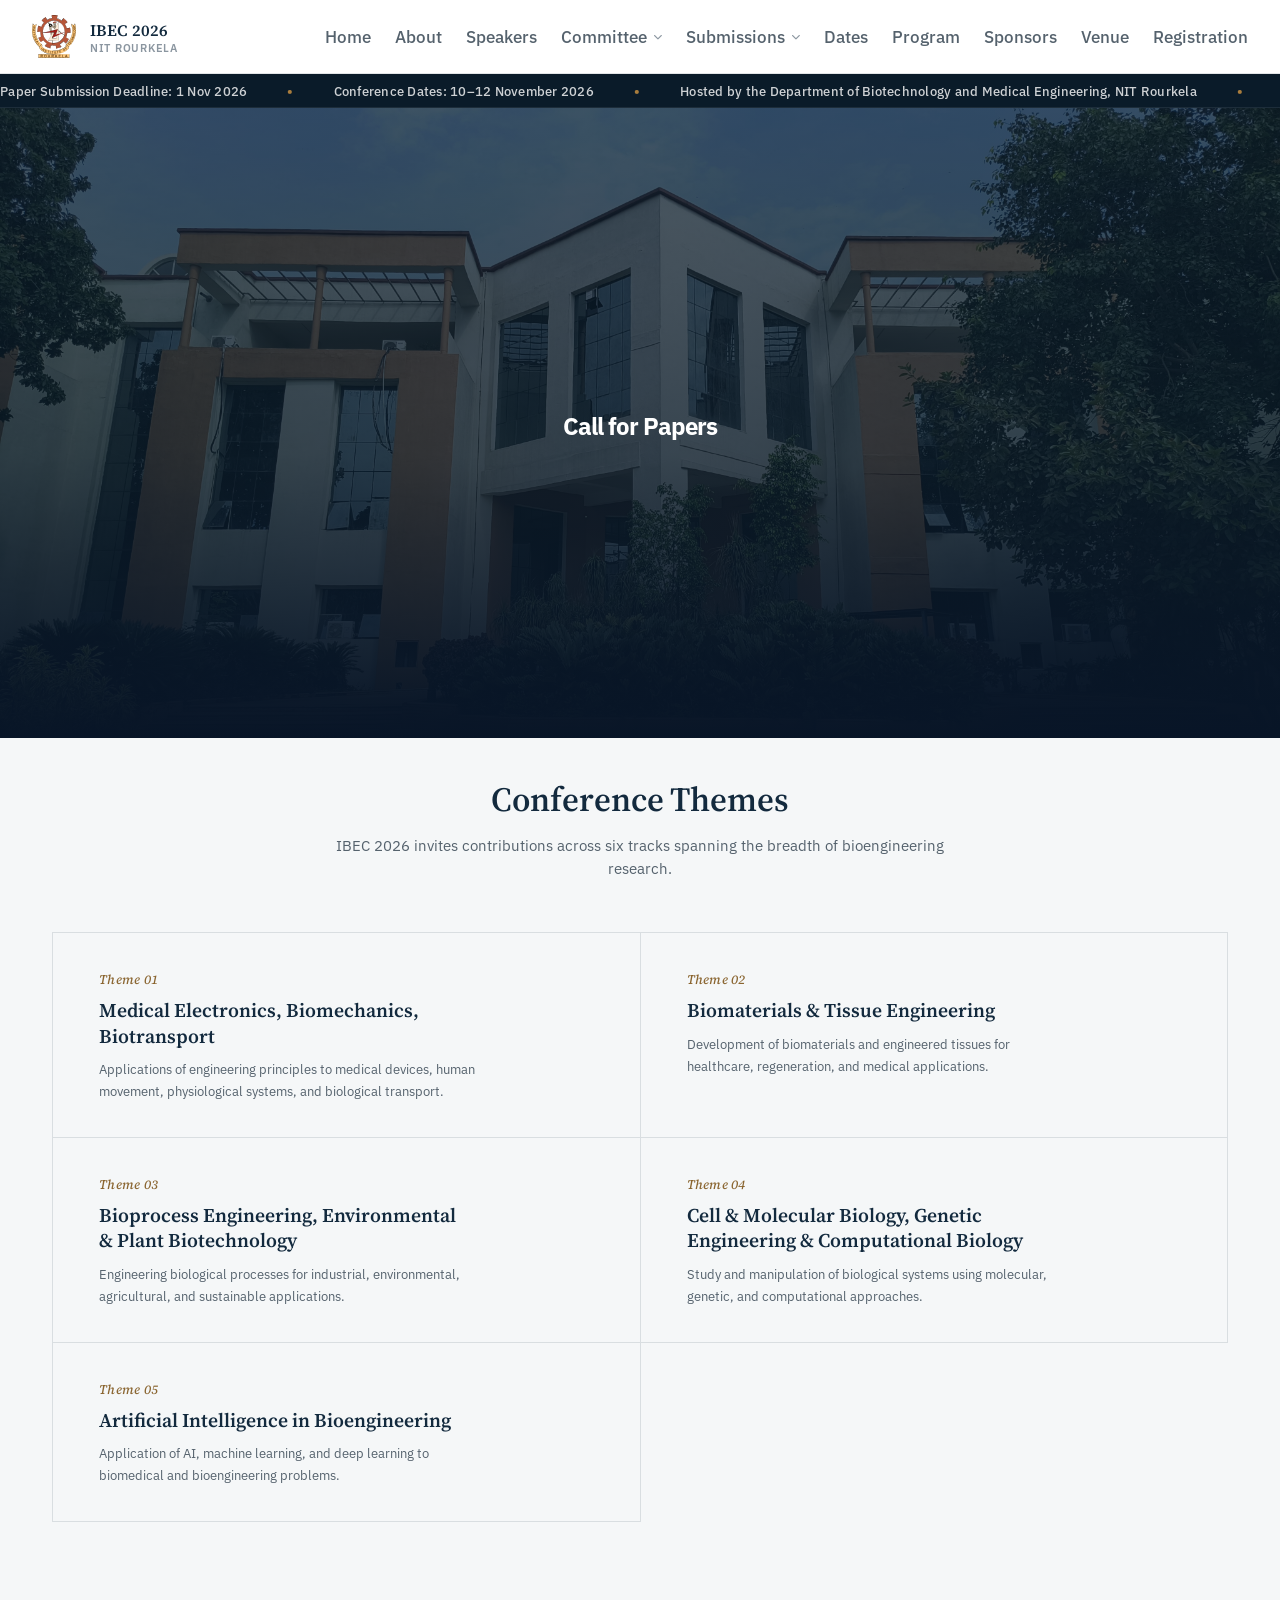
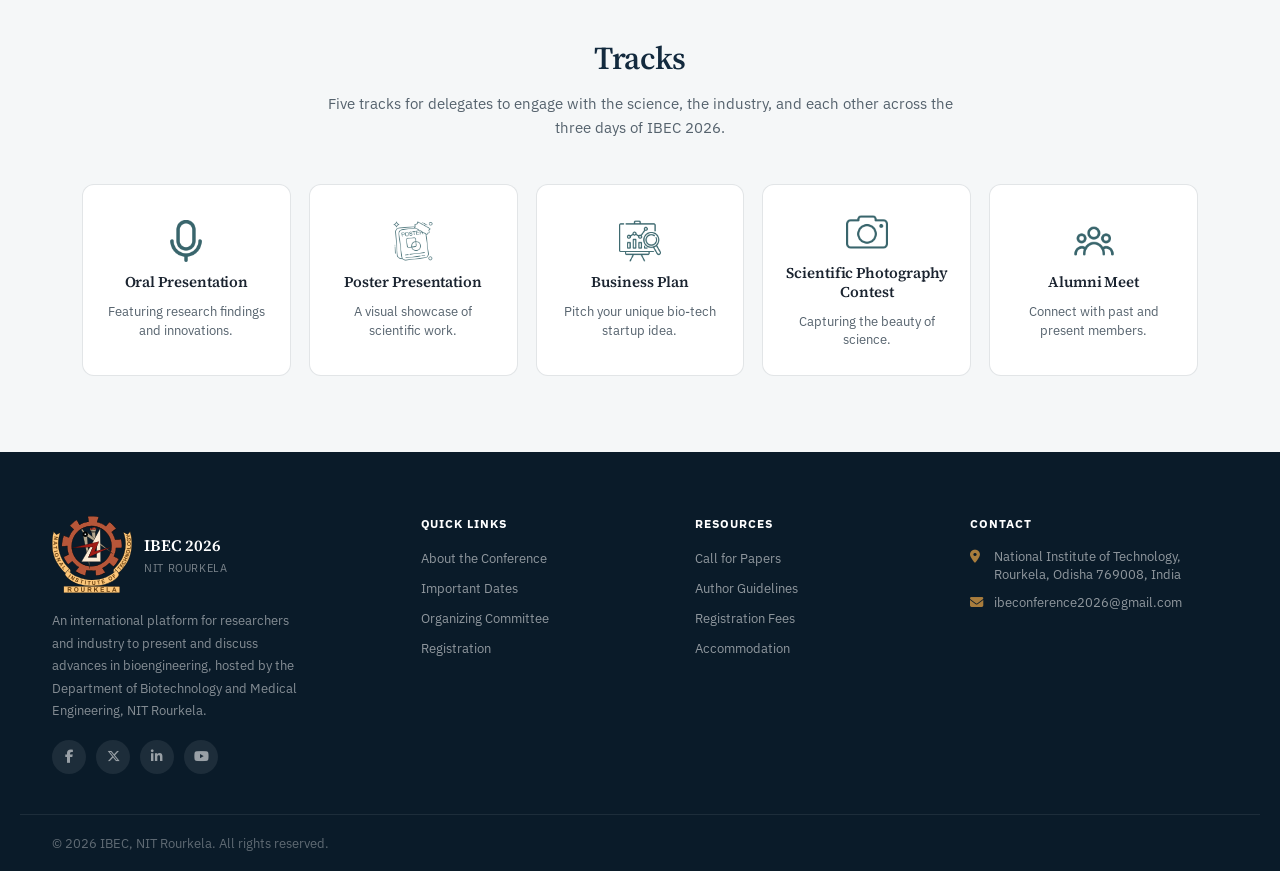
<file: topicsandtracks.html>
<!DOCTYPE html>
<html lang="en">
<head>
<meta charset="UTF-8">
<meta name="viewport" content="width=device-width, initial-scale=1.0">
<title>IBEC 2026 — International Conference on Bioengineering | NIT Rourkela</title>
<link rel="icon" type="image/png" href="assets/logos/Logo.svg">
<link rel="stylesheet" href="https://cdnjs.cloudflare.com/ajax/libs/font-awesome/6.5.1/css/all.min.css">
<link rel="preconnect" href="https://fonts.googleapis.com">
<link rel="preconnect" href="https://fonts.gstatic.com" crossorigin>
<link href="https://fonts.googleapis.com/css2?family=Source+Serif+4:wght@500;600;700&family=IBM+Plex+Sans:wght@400;500;600;700&display=swap" rel="stylesheet">
<link rel="stylesheet" href="style.css">
<style>
  .hero_subpage{
        background-image:
            linear-gradient(180deg, rgba(10,27,41,0.72) 0%, rgba(10,27,41,0.8) 55%, rgba(8,21,39,1) 100%),
            url('assets/banners/about-2.jpg');
        background-size: cover;
        background-position: center;
        background-repeat: no-repeat;
        min-height: 320px;
        display: flex;
        flex-direction: column;
        justify-content: center;
        align-items: flex-start;
        padding: 90px 32px 70px;
        color: #fff;
    }

</style>
</head>
<body>

<!-- ============================================================
     HEADER
     ============================================================ -->
<header id="siteHeader">
  <div class="headerRow">
    <a href="#" class="brand">
      <span class="brand-logo">
        <img src="assets/logos/Logo.svg" alt="IBEC 2026">
      </span>
      <span class="brand-text"><b>IBEC 2026</b><span>NIT Rourkela</span></span>
    </a>
    <div class="headerActions">
      <button class="menuButton" id="menuButton" aria-label="Open menu"><i class="fa-solid fa-bars"></i></button>
    </div>
    <ul class="primaryNav">
      <li><a href="./">Home</a></li>
      <li><a href="about.html">About</a></li>
      <li><a href="keynotes.html">Speakers</a></li>
      <li class="hasDropdown">
        <a href="#">Committee <i class="fa-solid fa-chevron-down"></i></a>
        <ul class="dropdownMenu">
          <li><a href="comittee.html">Organizing Committee</a></li>
          <li><a href="advisorycommittee.html">National Advisory Committee</a></li>
          <li><a href="internationalcommittee.html">International Advisory Committee</a></li>
        </ul>
      </li>
      <li class="hasDropdown">
        <a href="#">Submissions <i class="fa-solid fa-chevron-down"></i></a>
        <ul class="dropdownMenu">
          <li><a href="topicsandtracks.html">Call for Papers</a></li>
          <li><a href="author_guidlines.html">Author Guidelines</a></li> 
          <li><a href="registration.html">Submission Portal</a></li>
        </ul>
      </li>
      <li><a href="important_dates.html">Dates</a></li>
      <li><a href="program.html">Program</a></li>
      <li><a href="./#sponsors">Sponsors</a></li>
      <li><a href="venue.html">Venue</a></li>
      <li><a href="registration.html">Registration</a></li>
    </ul>
  </div>
</header>

<!-- ============================================================
     ANNOUNCEMENT TICKER
     ============================================================ -->
<div class="announceBar">
  <div class="announceTrack">
    <span>Paper Submission Deadline: 1 Nov 2026</span><span class="dot">•</span>
    <span>Conference Dates: 10–12 November 2026</span><span class="dot">•</span>
    <span> 
Hosted by the Department of Biotechnology and Medical Engineering, NIT Rourkela</span><span class="dot">•</span>
    <span>Paper Submission Deadline: 1 Nov 2026</span><span class="dot">•</span>
    <span>Conference Dates: 10–12 November 2026</span><span class="dot">•</span>
    <span> 
Hosted by the Department of Biotechnology and Medical Engineering, NIT Rourkela</span><span class="dot">•</span>
  </div>
</div>

<div class="mobileNav" id="mobileNav">
  <div class="mobileNavBody">
    <button class="closeMobile" id="closeMobile" aria-label="Close menu">✕</button>
    <ul>
      <li><a href="./">Home</a></li>
      <li><a href="about.html">About</a></li>
      <li><a href="keynotes.html">Speakers</a></li>
      <li class="hasSubmenu">
        <button class="mobileSubToggle">Committee <i class="fa-solid fa-chevron-down"></i></button>
        <ul class="mobileSubmenu">
          <li><a href="comittee.html">Organizing Committee</a></li>
          <li><a href="advisorycommittee.html">National Advisory Committee</a></li>
          <li><a href="internationalcommittee.html">International Advisory Committee</a></li>
        </ul>
      </li>
      <li class="hasSubmenu">
        <button class="mobileSubToggle">Submissions <i class="fa-solid fa-chevron-down"></i></button>
        <ul class="mobileSubmenu">
          <li><a href="topicsandtracks.html">Call for Papers</a></li>
          <li><a href="author_guidlines.html">Author Guidelines</a></li>
          <li><a href="registration.html">Submission Portal</a></li>
        </ul>
      </li>
      <li><a href="important_dates.html">Dates</a></li>
      <li><a href="program.html">Program</a></li>
      <li><a href="./#sponsors">Sponsors</a></li>
      <li><a href="venue.html">Venue</a></li>
      <li><a href="registration.html">Registration</a></li>
    </ul>
    <a href="registration.html" class="mobileNavCta">Register Now</a>
  </div>
</div>
</div>
<!-- ============================================================
     HEADER — background
     ============================================================ -->
<section class="hero_subpage" id="home">
    <div class="hero_content">
<h1>Call for Papers</h1>
    <!-- <p>Translating bioengineering research for healthcare and society through collaboration, innovation, and interdisciplinary discovery.</p> -->
    </div>
    
</section>
<!-- ============================================================
     THEMES 
     ============================================================ -->


<section class="themesSection" id="themes" style="margin-top: 30px;">
  <div class="wrap">
    <div class="sectionHead">
      <!-- <span class="eyebrow" style="justify-content:center;">Call for Papers</span> -->
      <h2>Conference Themes</h2>
      <p>IBEC 2026 invites contributions across six tracks spanning the breadth of bioengineering research.</p>
    </div>
 
    <div class="themesGrid">
 
      <div class="themeCell">
        <div class="num">Theme 01</div>
        <div class="name">Medical Electronics, Biomechanics, Biotransport</div>
        <p class="desc">Applications of engineering principles to medical devices, human movement, physiological systems, and biological transport.</p>
        <span class="goto">↗</span>
      </div>
 
      <div class="themeCell">
        <div class="num">Theme 02</div>
        <div class="name">Biomaterials &amp; Tissue Engineering</div>
        <p class="desc">Development of biomaterials and engineered tissues for healthcare, regeneration, and medical applications.</p>
        <span class="goto">↗</span>
      </div>
 
      <div class="themeCell">
        <div class="num">Theme 03</div>
        <div class="name">Bioprocess Engineering, Environmental &amp; Plant Biotechnology</div>
        <p class="desc">Engineering biological processes for industrial, environmental, agricultural, and sustainable applications.</p>
        <span class="goto">↗</span>
      </div>
 
      <div class="themeCell">
        <div class="num">Theme 04</div>
        <div class="name">Cell & Molecular Biology, Genetic Engineering &amp; Computational Biology </div>
        <p class="desc">Study and manipulation of biological systems using molecular, genetic, and computational approaches.</p>
        <span class="goto">↗</span>
      </div>
 
      <div class="themeCell">
        <div class="num">Theme 05</div>
        <div class="name">Artificial Intelligence in Bioengineering </div>
        <p class="desc">Application of AI, machine learning, and deep learning to biomedical and bioengineering problems.</p>
        <span class="goto">↗</span>
      </div>
 
      <!-- <div class="themeCell">
        <div class="num">Theme 06</div>
        <div class="name">Environmental &amp; Plant Biotechnology</div>
        <p class="desc">Biotechnological approaches to environmental remediation, sustainability, and plant systems.</p>
        <span class="goto">↗</span>
      </div> -->
 
    </div>
  </div>
</section>


<!-- ========================
        EVENTS
  ======================== -->
<section class="validated" id="events">
  <div class="wrap_support">
    <div class="section-head">
      <h2>Tracks</h2>
      <p>Five tracks for delegates to engage with the science, the industry, and each other across the three days of IBEC 2026.</p>
    </div>

    <div class="logo-row">
        <div class="logo-box">
            <img src="assets/icons/music.png" alt="">
            <h3>Oral Presentation</h3>
            <p>Featuring research findings and innovations.</p>
        </div>
        <div class="logo-box">
            <img src="assets/icons/poster-design.png" alt="">
            <h3>Poster Presentation</h3>
            <p>A visual showcase of scientific work.</p>
        </div>
        <div class="logo-box">
            <img src="assets/icons/analysis.png" alt="">
            <h3>Business Plan</h3>
            <p>Pitch your unique bio-tech startup idea.</p>
        </div>
        <div class="logo-box">
            <img src="assets/icons/camera.png" alt="">
            <h3>Scientific Photography Contest</h3>
            <p>Capturing the beauty of science.</p>
        </div>
        <div class="logo-box">
            <img src="assets/icons/group.png" alt="">
            <h3>Alumni Meet</h3>
            <p>Connect with past and present members.</p>
        </div>
    </div>
  </div>
</section>



<!-- ============================================================
     FOOTER
     ============================================================ -->
<footer id="contact">
  <div class="footerTop">

    <div class="footerCol">
      <div class="footerBrand">
        <img src="assets/logos/Logo.svg" alt="NIT Rourkela Logo" style="width: 80px;">
        <div><b>IBEC 2026</b><span>NIT Rourkela</span></div>
      </div>
      <p>An international platform for researchers and industry to present and discuss advances in bioengineering, hosted by the Department of Biotechnology and Medical Engineering, NIT Rourkela.</p>
      <div class="footerSocials">
        <a href="#" aria-label="Facebook"><i class="fa-brands fa-facebook-f"></i></a>
        <a href="#" aria-label="Twitter"><i class="fa-brands fa-x-twitter"></i></a>
        <a href="#" aria-label="LinkedIn"><i class="fa-brands fa-linkedin-in"></i></a>
        <a href="#" aria-label="YouTube"><i class="fa-brands fa-youtube"></i></a>
      </div>
    </div>

    <div class="footerCol">
      <h4>Quick Links</h4>
      <ul>
        <li><a href="about.html">About the Conference</a></li>
        <li><a href="important_dates.html">Important Dates</a></li>
        <li><a href="comittee.html">Organizing Committee</a></li>
        <li><a href="registration.html">Registration</a></li>
      </ul>
    </div>

    <div class="footerCol">
      <h4>Resources</h4>
      <ul>
        <li><a href="topicsandtracks.html">Call for Papers</a></li>
        <li><a href="author_guidlines.html">Author Guidelines</a></li>
        <li><a href="registration.html">Registration Fees</a></li>
        <li><a href="accomodation.html">Accommodation</a></li>
      </ul>
    </div>

    <div class="footerCol">
      <h4>Contact</h4>
      <ul class="footerContact">
        <li><i class="fa-solid fa-location-dot"></i> National Institute of Technology, Rourkela, Odisha 769008, India</li>
        <li><i class="fa-solid fa-envelope"></i> ibeconference2026@gmail.com</li>
         
      </ul>
    </div>

  </div>

  <div class="footerBottom">
    <span>© 2026 IBEC, NIT Rourkela. All rights reserved.</span>
      
  </div>
</footer>

<script>
    // ---- sticky header shadow on scroll ----
  const siteHeader = document.getElementById('siteHeader');
  window.addEventListener('scroll', () => {
    siteHeader.style.boxShadow = window.scrollY > 40 ? '0 6px 22px rgba(8,21,39,0.08)' : 'none';
  });

  // ---- mobile menu ----
  document.getElementById('menuButton').addEventListener('click', () => {
    document.getElementById('mobileNav').classList.add('isOpen');
  });
  document.getElementById('closeMobile').addEventListener('click', () => {
    document.getElementById('mobileNav').classList.remove('isOpen');
  });
  document.querySelectorAll('.mobileNav a').forEach(a => {
    a.addEventListener('click', () => document.getElementById('mobileNav').classList.remove('isOpen'));
  });

  // ---- mobile accordion submenus ----
  document.querySelectorAll('.mobileSubToggle').forEach(btn => {
    btn.addEventListener('click', () => {
      btn.parentElement.classList.toggle('isOpen');
    });
  });

</script>

</body>
</html>
</file>
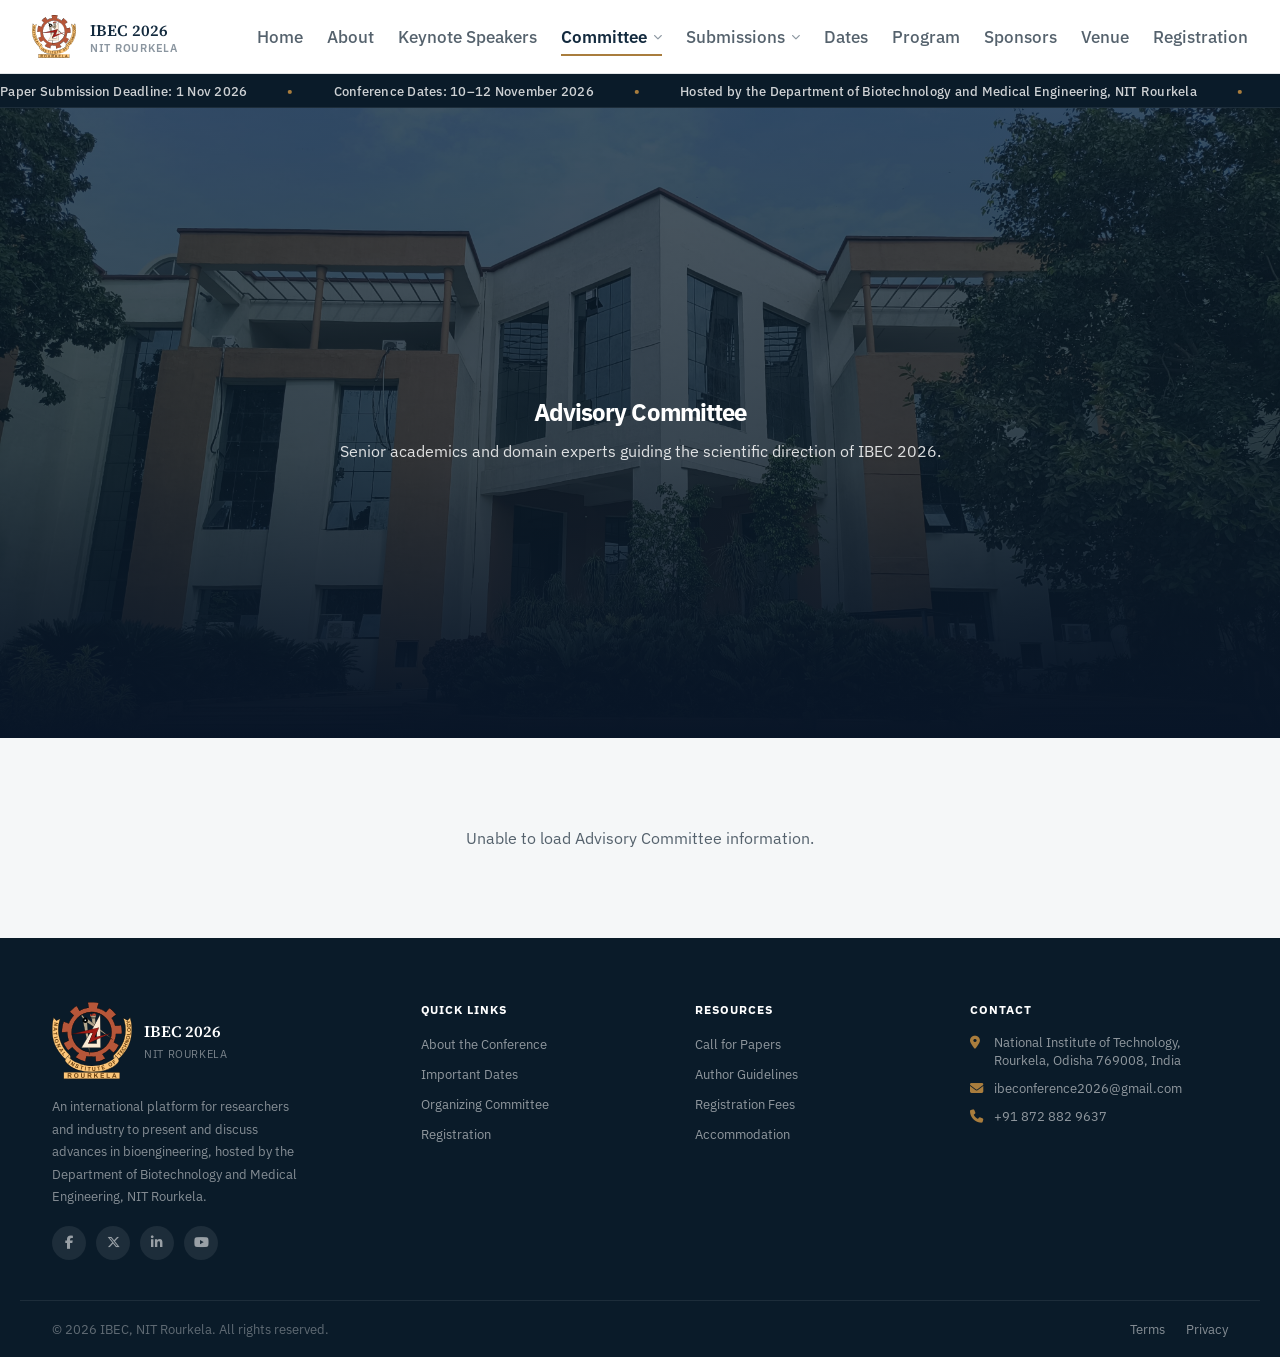
<file: trail.html>
<!DOCTYPE html>
<html lang="en">

<head>

    <meta charset="UTF-8">

    <meta
        name="viewport"
        content="width=device-width, initial-scale=1.0"
    >

    <title>
        IBEC 2026 — Committee | NIT Rourkela
    </title>

    <link
        rel="icon"
        type="image/png"
        href="assets/logos/Logo.svg"
    >

    <link
        rel="stylesheet"
        href="https://cdnjs.cloudflare.com/ajax/libs/font-awesome/6.5.1/css/all.min.css"
    >

    <link
        rel="preconnect"
        href="https://fonts.googleapis.com"
    >

    <link
        rel="preconnect"
        href="https://fonts.gstatic.com"
        crossorigin
    >

    <link
        href="https://fonts.googleapis.com/css2?family=Source+Serif+4:wght@500;600;700&family=IBM+Plex+Sans:wght@400;500;600;700;800&display=swap"
        rel="stylesheet"
    >

    <link
        rel="stylesheet"
        href="style.css"
    >


    <style>

        .wrap_secondary {
            max-width: 980px;
            margin: 0 auto;
            padding: 0 28px;
        }


        /* =========================================================
           SECTIONS
           ========================================================= */

        section.committeeBlock {
            padding: 50px 0;
            border-bottom: 1px solid var(--line);
            scroll-margin-top: 90px;
        }

        section.committeeBlock:last-of-type {
            border-bottom: none;
        }


        .blockHead {
            margin-bottom: 30px;
        }


        .blockHead .eyebrow {
            display: block;
            font-size: 11.5px;
            font-weight: 700;
            letter-spacing: 0.09em;
            text-transform: uppercase;
            color: var(--bronze-deep);
            margin-bottom: 8px;
        }


        .blockHead h2 {
            font-family: var(--font-display);
            font-weight: 600;
            font-size: 25px;
            color: var(--navy);
        }


        .blockHead p {
            margin-top: 10px;
            font-size: 13.5px;
            color: var(--ink-soft);
            max-width: 560px;
        }


        .section-title {
            font-family: var(--font-display);
            font-style: italic;
            font-weight: 500;
            font-size: 15px;
            color: var(--teal-deep);
            margin: 34px 0 20px;
        }


        .section-title:first-of-type {
            margin-top: 0;
        }


        /* =========================================================
           LEADERSHIP
           ========================================================= */

        .leader-grid {
            display: grid;
            grid-template-columns: 1fr 1fr;
            gap: 40px;
        }


        .leader-block {
            display: flex;
            align-items: center;
            gap: 18px;
        }


        .leader-block .photo {
            flex-shrink: 0;
            width: 96px;
            height: 96px;
            border-radius: 50%;
            object-fit: cover;
            border: 1px solid var(--line);
            background: var(--mist);
            color: transparent;
        }


        .leader-block .role {
            font-size: 11px;
            font-weight: 700;
            letter-spacing: 0.09em;
            text-transform: uppercase;
            color: var(--bronze-deep);
            margin-bottom: 6px;
        }


        .leader-block .name {
            font-family: var(--font-display);
            font-weight: 600;
            font-size: 19px;
            color: var(--navy);
            margin-bottom: 3px;
        }


        .leader-block .org {
            font-size: 13px;
            font-style: italic;
            color: var(--ink-soft);
        }


        /* =========================================================
           CONVENORS
           ========================================================= */

        .convenor-list {
            display: grid;
            grid-template-columns: 1fr 1fr;
            row-gap: 18px;
            column-gap: 40px;
        }


        .convenor-item {
            display: flex;
            align-items: center;
            gap: 12px;
            padding-bottom: 14px;
            border-bottom: 1px solid var(--line-soft);
        }


        .convenor-item .photo {
            flex-shrink: 0;
            width: 72px;
            height: 72px;
            border-radius: 50%;
            object-fit: cover;
            border: 1px solid var(--line);
            background: var(--mist);
            color: transparent;
        }


        .convenor-item .info {
            display: flex;
            flex-direction: column;
            min-width: 0;
        }


        .convenor-item .name {
            font-size: 13.8px;
            font-weight: 600;
            color: var(--ink);
        }


        .convenor-item .mail {
            font-size: 11.5px;
            color: var(--ink-faint);
            margin-top: 1px;
        }


        /* =========================================================
           COMMITTEE MEMBERS
           ========================================================= */

        .member-list {
            columns: 2;
            column-gap: 48px;
        }


        .member-row {
            break-inside: avoid;
            display: flex;
            justify-content: space-between;
            align-items: baseline;
            gap: 14px;
            padding: 9px 0;
            border-bottom: 1px solid var(--line-soft);
        }


        .member-row .name {
            font-size: 13.3px;
            color: var(--ink);
            font-weight: 500;
        }


        .member-row .rank {
            font-size: 11.3px;
            color: var(--ink-faint);
            white-space: nowrap;
            text-align: right;
        }


        /* =========================================================
           ADVISORY COMMITTEE
           ========================================================= */

        .advisoryGrid {
            display: grid;
            grid-template-columns: repeat(3, 1fr);
            gap: 34px 30px;
        }


        .advisoryItem {
            text-align: center;
        }


        .advisoryItem .photo {
            width: 100px;
            height: 100px;
            border-radius: 50%;
            object-fit: cover;
            margin: 0 auto 14px;
            border: 1px solid var(--line);
            background: var(--mist);
            color: transparent;
        }


        .advisoryItem .name {
            font-family: var(--font-display);
            font-weight: 600;
            font-size: 15px;
            color: var(--navy);
            margin-bottom: 4px;
        }


        .advisoryItem .role {
            font-size: 10.5px;
            font-weight: 700;
            letter-spacing: 0.08em;
            text-transform: uppercase;
            color: var(--bronze-deep);
            margin-bottom: 6px;
        }


        .advisoryItem .org {
            font-size: 12.3px;
            color: var(--ink-soft);
            line-height: 1.5;
        }


        /* =========================================================
           ADVISORY LOADING BAR
           ========================================================= */

        .advisoryLoading {
            width: 100%;
            padding: 35px 0;
            text-align: center;
        }


        .advisoryLoadingText {
            font-size: 12px;
            color: var(--ink-soft);
            margin-bottom: 12px;
        }


        .advisoryLoadingBar {
            width: 100%;
            height: 4px;
            background: var(--line-soft);
            border-radius: 10px;
            overflow: hidden;
            position: relative;
        }


        .advisoryLoadingBar::before {
            content: "";
            position: absolute;
            top: 0;
            left: -35%;
            width: 35%;
            height: 100%;
            background: var(--teal-deep);
            border-radius: 10px;

            animation:
                advisoryLoading 1.2s
                ease-in-out infinite;
        }


        @keyframes advisoryLoading {

            0% {
                left: -35%;
            }

            50% {
                left: 50%;
                width: 45%;
            }

            100% {
                left: 100%;
                width: 35%;
            }

        }


        /* =========================================================
           RESPONSIVE
           ========================================================= */

        @media (max-width: 780px) {

            .advisoryGrid {
                grid-template-columns: repeat(2, 1fr);
            }

        }


        @media (max-width: 640px) {

            .leader-grid {
                grid-template-columns: 1fr;
                gap: 24px;
            }


            .convenor-list {
                grid-template-columns: 1fr;
            }


            .member-list {
                columns: 1;
            }


            .advisoryGrid {
                grid-template-columns: 1fr;
            }

        }

    </style>

</head>


<body>


    <!-- =========================================================
         HEADER
         ========================================================= -->

    <header id="siteHeader">

        <div class="headerRow">

            <a
                href="#"
                class="brand"
            >

                <span class="brand-logo">

                    <img
                        src="assets/logos/Logo.svg"
                        alt="IBEC 2026"
                    >

                </span>


                <span class="brand-text">

                    <b>IBEC 2026</b>

                    <span>
                        NIT Rourkela
                    </span>

                </span>

            </a>


            <div class="headerActions">

                <button
                    class="menuButton"
                    id="menuButton"
                    aria-label="Open menu"
                >

                    <i class="fa-solid fa-bars"></i>

                </button>

            </div>


            <ul class="primaryNav">

                <li>
                    <a href="./">
                        Home
                    </a>
                </li>


                <li>
                    <a href="about.html">
                        About
                    </a>
                </li>


                <li>
                    <a href="keynotes.html">
                        Keynote Speakers
                    </a>
                </li>


                <li class="hasDropdown">

                    <a
                        href="comittee.html"
                        class="active"
                    >

                        Committee

                        <i
                            class="fa-solid fa-chevron-down"
                        ></i>

                    </a>


                    <ul class="dropdownMenu">

                        <li>
                            <a href="comittee.html#organizing">
                                Organizing Committee
                            </a>
                        </li>

                        <li>
                            <a href="comittee.html#advisory">
                                Advisory Committee
                            </a>
                        </li>

                        <li>
                            <a href="comittee.html#international">
                                International Committee
                            </a>
                        </li>

                    </ul>

                </li>


                <li class="hasDropdown">

                    <a href="#">

                        Submissions

                        <i
                            class="fa-solid fa-chevron-down"
                        ></i>

                    </a>


                    <ul class="dropdownMenu">

                        <li>
                            <a href="topicsandtracks.html">
                                Call for Papers
                            </a>
                        </li>

                        <li>
                            <a href="author_guidlines.html">
                                Author Guidelines
                            </a>
                        </li>

                        <li>
                            <a href="registration.html">
                                Submission Portal
                            </a>
                        </li>

                    </ul>

                </li>


                <li>
                    <a href="important_dates.html">
                        Dates
                    </a>
                </li>


                <li>
                    <a href="program.html">
                        Program
                    </a>
                </li>


                <li>
                    <a href="./#sponsors">
                        Sponsors
                    </a>
                </li>


                <li>
                    <a href="venue.html">
                        Venue
                    </a>
                </li>


                <li>
                    <a href="registration.html">
                        Registration
                    </a>
                </li>

            </ul>

        </div>

    </header>


    <!-- =========================================================
         ANNOUNCEMENT TICKER
         ========================================================= -->

    <div class="announceBar">

        <div class="announceTrack">

            <span>
                Paper Submission Deadline: 1 Nov 2026
            </span>

            <span class="dot">
                •
            </span>

            <span>
                Conference Dates: 10–12 November 2026
            </span>

            <span class="dot">
                •
            </span>

            <span>
                 
Hosted by the Department of Biotechnology and Medical Engineering, NIT Rourkela
            </span>

            <span class="dot">
                •
            </span>


            <span>
                Paper Submission Deadline: 1 Nov 2026
            </span>

            <span class="dot">
                •
            </span>

            <span>
                Conference Dates: 10–12 November 2026
            </span>

            <span class="dot">
                •
            </span>

            <span>
                 
Hosted by the Department of Biotechnology and Medical Engineering, NIT Rourkela
            </span>

            <span class="dot">
                •
            </span>

        </div>

    </div>


    <!-- =========================================================
         MOBILE NAVIGATION
         ========================================================= -->

    <div
        class="mobileNav"
        id="mobileNav"
    >

        <div class="mobileNavBody">

            <button
                class="closeMobile"
                id="closeMobile"
                aria-label="Close menu"
            >
                ✕
            </button>


            <ul>

                <li>
                    <a href="./">
                        Home
                    </a>
                </li>


                <li>
                    <a href="about.html">
                        About
                    </a>
                </li>


                <li>
                    <a href="keynotes.html">
                        Keynote Speakers
                    </a>
                </li>


                <li class="hasSubmenu">

                    <button class="mobileSubToggle">

                        Committee

                        <i
                            class="fa-solid fa-chevron-down"
                        ></i>

                    </button>


                    <ul class="mobileSubmenu">

                        <li>
                            <a href="comittee.html">
                                Organizing Committee
                            </a>
                        </li>

                        <li>
                            <a href="comittee.html#advisory">
                                Advisory Committee
                            </a>
                        </li>

                        <li>
                            <a href="comittee.html#international">
                                International Committee
                            </a>
                        </li>

                    </ul>

                </li>


                <li class="hasSubmenu">

                    <button class="mobileSubToggle">

                        Submissions

                        <i
                            class="fa-solid fa-chevron-down"
                        ></i>

                    </button>


                    <ul class="mobileSubmenu">

                        <li>
                            <a href="topicsandtracks.html">
                                Call for Papers
                            </a>
                        </li>

                        <li>
                            <a href="author_guidlines.html">
                                Author Guidelines
                            </a>
                        </li>

                        <li>
                            <a href="registration.html">
                                Submission Portal
                            </a>
                        </li>

                    </ul>

                </li>


                <li>
                    <a href="important_dates.html">
                        Dates
                    </a>
                </li>


                <li>
                    <a href="program.html">
                        Program
                    </a>
                </li>


                <li>
                    <a href="./#sponsors">
                        Sponsors
                    </a>
                </li>


                <li>
                    <a href="venue.html">
                        Venue
                    </a>
                </li>


                <li>
                    <a href="registration.html">
                        Registration
                    </a>
                </li>

            </ul>


            <a
                href="registration.html"
                class="mobileNavCta"
            >
                Register Now
            </a>

        </div>

    </div>


    <!-- =========================================================
         HERO
         ========================================================= -->

    <section
        class="hero_subpage"
        id="home"
    >

        <div class="hero_content">

            <h1>
                Advisory Committee
            </h1>


            <p>
                Senior academics and domain experts guiding the scientific direction of IBEC 2026.
            </p>

        </div>

    </section>


    <!-- =========================================================
         ADVISORY COMMITTEE
         ========================================================= -->

    <div class="wrap_secondary">

        <section
            class="committeeBlock"
            id="advisory"
        >

            <div
                class="advisoryGrid"
                id="advisoryGrid"
            >

                <!-- Loading bar -->

                <div
                    class="advisoryLoading"
                    id="advisoryLoading"
                    style="grid-column: 1 / -1;"
                >

                    <div class="advisoryLoadingText">
                        Loading Advisory Committee...
                    </div>


                    <div class="advisoryLoadingBar"></div>

                </div>

            </div>

        </section>

    </div>


    <!-- =========================================================
         FOOTER
         ========================================================= -->

    <footer id="contact">

        <div class="footerTop">

            <div class="footerCol">

                <div class="footerBrand">

                    <img
                        src="assets/logos/Logo.svg"
                        alt="NIT Rourkela Logo"
                        style="width: 80px;"
                    >


                    <div>

                        <b>
                            IBEC 2026
                        </b>

                        <span>
                            NIT Rourkela
                        </span>

                    </div>

                </div>


                <p>

                    An international platform for researchers and industry to present and discuss advances in bioengineering, hosted by the Department of Biotechnology and Medical Engineering, NIT Rourkela.

                </p>


                <div class="footerSocials">

                    <a
                        href="#"
                        aria-label="Facebook"
                    >
                        <i class="fa-brands fa-facebook-f"></i>
                    </a>


                    <a
                        href="#"
                        aria-label="Twitter"
                    >
                        <i class="fa-brands fa-x-twitter"></i>
                    </a>


                    <a
                        href="#"
                        aria-label="LinkedIn"
                    >
                        <i class="fa-brands fa-linkedin-in"></i>
                    </a>


                    <a
                        href="#"
                        aria-label="YouTube"
                    >
                        <i class="fa-brands fa-youtube"></i>
                    </a>

                </div>

            </div>


            <div class="footerCol">

                <h4>
                    Quick Links
                </h4>


                <ul>

                    <li>
                        <a href="about.html">
                            About the Conference
                        </a>
                    </li>

                    <li>
                        <a href="important_dates.html">
                            Important Dates
                        </a>
                    </li>

                    <li>
                        <a href="comittee.html">
                            Organizing Committee
                        </a>
                    </li>

                    <li>
                        <a href="registration.html">
                            Registration
                        </a>
                    </li>

                </ul>

            </div>


            <div class="footerCol">

                <h4>
                    Resources
                </h4>


                <ul>

                    <li>
                        <a href="topicsandtracks.html">
                            Call for Papers
                        </a>
                    </li>

                    <li>
                        <a href="author_guidlines.html">
                            Author Guidelines
                        </a>
                    </li>

                    <li>
                        <a href="registration.html">
                            Registration Fees
                        </a>
                    </li>

                    <li>
                        <a href="accomodation.html">
                            Accommodation
                        </a>
                    </li>

                </ul>

            </div>


            <div class="footerCol">

                <h4>
                    Contact
                </h4>


                <ul class="footerContact">

                    <li>

                        <i class="fa-solid fa-location-dot"></i>

                        National Institute of Technology,
                        Rourkela, Odisha 769008, India

                    </li>


                    <li>

                        <i class="fa-solid fa-envelope"></i>

                        ibeconference2026@gmail.com

                    </li>


                    <li>

                        <i class="fa-solid fa-phone"></i>

                        +91 872 882 9637

                    </li>

                </ul>

            </div>

        </div>


        <div class="footerBottom">

            <span>
                © 2026 IBEC, NIT Rourkela. All rights reserved.
            </span>


            <div>

                <a href="#">
                    Terms
                </a>

                <a href="#">
                    Privacy
                </a>

            </div>

        </div>

    </footer>


    <!-- =========================================================
         JAVASCRIPT
         ========================================================= -->

    <script>


        /* =====================================================
           ADVISORY COMMITTEE API
           ===================================================== */

        const ADVISORY_API =
            "https://script.google.com/macros/s/AKfycbyhxDlUAsWA9yWJWBE0_lc9API9cFmEy6DF2Q3E8kKzgjPxsGhdvhLsvCqn3bJB-zY-/exec";


        /* =====================================================
           PAGE LOAD
           ===================================================== */

        document.addEventListener(
            "DOMContentLoaded",
            function () {


                /* =============================================
                   HEADER SHADOW
                   ============================================= */

                const siteHeader =
                    document.getElementById(
                        "siteHeader"
                    );


                if (siteHeader) {

                    window.addEventListener(
                        "scroll",
                        function () {

                            siteHeader.style.boxShadow =
                                window.scrollY > 40
                                    ? "0 6px 22px rgba(8,21,39,0.1)"
                                    : "none";

                        }
                    );

                }


                /* =============================================
                   MOBILE MENU
                   ============================================= */

                const menuButton =
                    document.getElementById(
                        "menuButton"
                    );


                const closeMobile =
                    document.getElementById(
                        "closeMobile"
                    );


                const mobileNav =
                    document.getElementById(
                        "mobileNav"
                    );


                if (
                    menuButton &&
                    closeMobile &&
                    mobileNav
                ) {


                    /* Open menu */

                    menuButton.addEventListener(
                        "click",
                        function () {

                            mobileNav.classList.add(
                                "isOpen"
                            );

                        }
                    );


                    /* Close menu */

                    closeMobile.addEventListener(
                        "click",
                        function () {

                            mobileNav.classList.remove(
                                "isOpen"
                            );

                        }
                    );


                    /* Close when link clicked */

                    mobileNav
                        .querySelectorAll("a")
                        .forEach(
                            function (link) {

                                link.addEventListener(
                                    "click",
                                    function () {

                                        mobileNav.classList.remove(
                                            "isOpen"
                                        );

                                    }
                                );

                            }
                        );

                }


                /* =============================================
                   LOAD ADVISORY COMMITTEE
                   ============================================= */

                loadAdvisoryCommittee();

            }
        );


        /* =====================================================
           LOAD ADVISORY COMMITTEE
           ===================================================== */

        function loadAdvisoryCommittee() {


            const container =
                document.getElementById(
                    "advisoryGrid"
                );


            if (!container) {

                console.log(
                    "advisoryGrid not found"
                );

                return;

            }


            /* =============================================
               JSONP CALLBACK
               ============================================= */

            const callbackName =
                "advisoryCallback";


            window[callbackName] =
                function (members) {


                    console.log(
                        "Advisory Committee:",
                        members
                    );


                    /* =========================================
                       REMOVE LOADING BAR
                       ========================================= */

                    const loading =
                        document.getElementById(
                            "advisoryLoading"
                        );


                    if (loading) {

                        loading.remove();

                    }


                    /* =========================================
                       CLEAR GRID
                       ========================================= */

                    container.innerHTML = "";


                    /* =========================================
                       ONLY CONFIRMED MEMBERS
                       ========================================= */

                    const confirmedMembers =
                        members.filter(
                            function (member) {

                                return String(
                                    member.status || ""
                                )
                                .trim()
                                .toLowerCase() ===
                                "confirmed";

                            }
                        );


                    /* =========================================
                       SORT BY DISPLAY ORDER
                       ========================================= */

                    confirmedMembers.sort(
                        function (a, b) {

                            return (

                                Number(
                                    a.order || 9999
                                )

                                -

                                Number(
                                    b.order || 9999
                                )

                            );

                        }
                    );


                    /* =========================================
                       CREATE CARDS
                       ========================================= */

                    confirmedMembers.forEach(
                        function (member) {


                            const card =
                                document.createElement(
                                    "div"
                                );


                            card.className =
                                "advisoryItem";


                            /* Photo */

                            const photo =
                                member.photo ||
                                "assets/committee/default.jpg";


                            /* Name */

                            const name =
                                member.name || "";


                            /* Designation */

                            const designation =
                                member.designation || "";


                            /* Institution */

                            const institution =
                                member.institution || "";


                            /* =================================
                               CARD HTML
                               ================================= */

                            card.innerHTML = `

                                <img
                                    class="photo"
                                    src="${photo}"
                                    alt="${name}"
                                    loading="lazy"
                                >


                                <div class="role">
                                    Advisory Member
                                </div>


                                <div class="name">
                                    ${name}
                                </div>


                                <div class="org">

                                    ${designation}

                                    ${
                                        designation &&
                                        institution
                                            ? ", "
                                            : ""
                                    }

                                    ${institution}

                                </div>

                            `;


                            /* =================================
                               ADD CARD
                               ================================= */

                            container.appendChild(
                                card
                            );


                            /* =================================
                               IMAGE FALLBACK
                               ================================= */

                            const image =
                                card.querySelector(
                                    ".photo"
                                );


                            if (image) {

                                image.addEventListener(
                                    "error",
                                    function () {

                                        if (
                                            image.dataset.fallback
                                        ) {

                                            return;

                                        }


                                        image.dataset.fallback =
                                            "true";


                                        image.src =
                                            "assets/committee/default.jpg";

                                    }
                                );

                            }

                        }
                    );


                    /* =========================================
                       NO CONFIRMED MEMBERS
                       ========================================= */

                    if (
                        confirmedMembers.length === 0
                    ) {

                        container.innerHTML = `

                            <div
                                style="
                                    grid-column: 1 / -1;
                                    text-align: center;
                                    padding: 40px;
                                    color: var(--ink-soft);
                                "
                            >

                                Advisory Committee members
                                will be announced soon.

                            </div>

                        `;

                    }


                    /* =========================================
                       REMOVE JSONP CALLBACK
                       ========================================= */

                    delete window[
                        callbackName
                    ];

                };


            /* =============================================
               CREATE JSONP SCRIPT
               ============================================= */

            const script =
                document.createElement(
                    "script"
                );


            script.src =
                ADVISORY_API +
                "?callback=" +
                callbackName;


            /* =============================================
               API ERROR
               ============================================= */

            script.onerror =
                function () {


                    console.error(
                        "Unable to load Advisory Committee API."
                    );


                    /* Remove loading bar */

                    const loading =
                        document.getElementById(
                            "advisoryLoading"
                        );


                    if (loading) {

                        loading.remove();

                    }


                    /* Show error */

                    container.innerHTML = `

                        <div
                            style="
                                grid-column: 1 / -1;
                                text-align: center;
                                padding: 40px;
                                color: var(--ink-soft);
                            "
                        >

                            Unable to load Advisory Committee
                            information.

                        </div>

                    `;


                    delete window[
                        callbackName
                    ];


                    script.remove();

                };


            /* =============================================
               ADD SCRIPT
               ============================================= */

            document.body.appendChild(
                script
            );

        }

    </script>


</body>

</html>
</file>
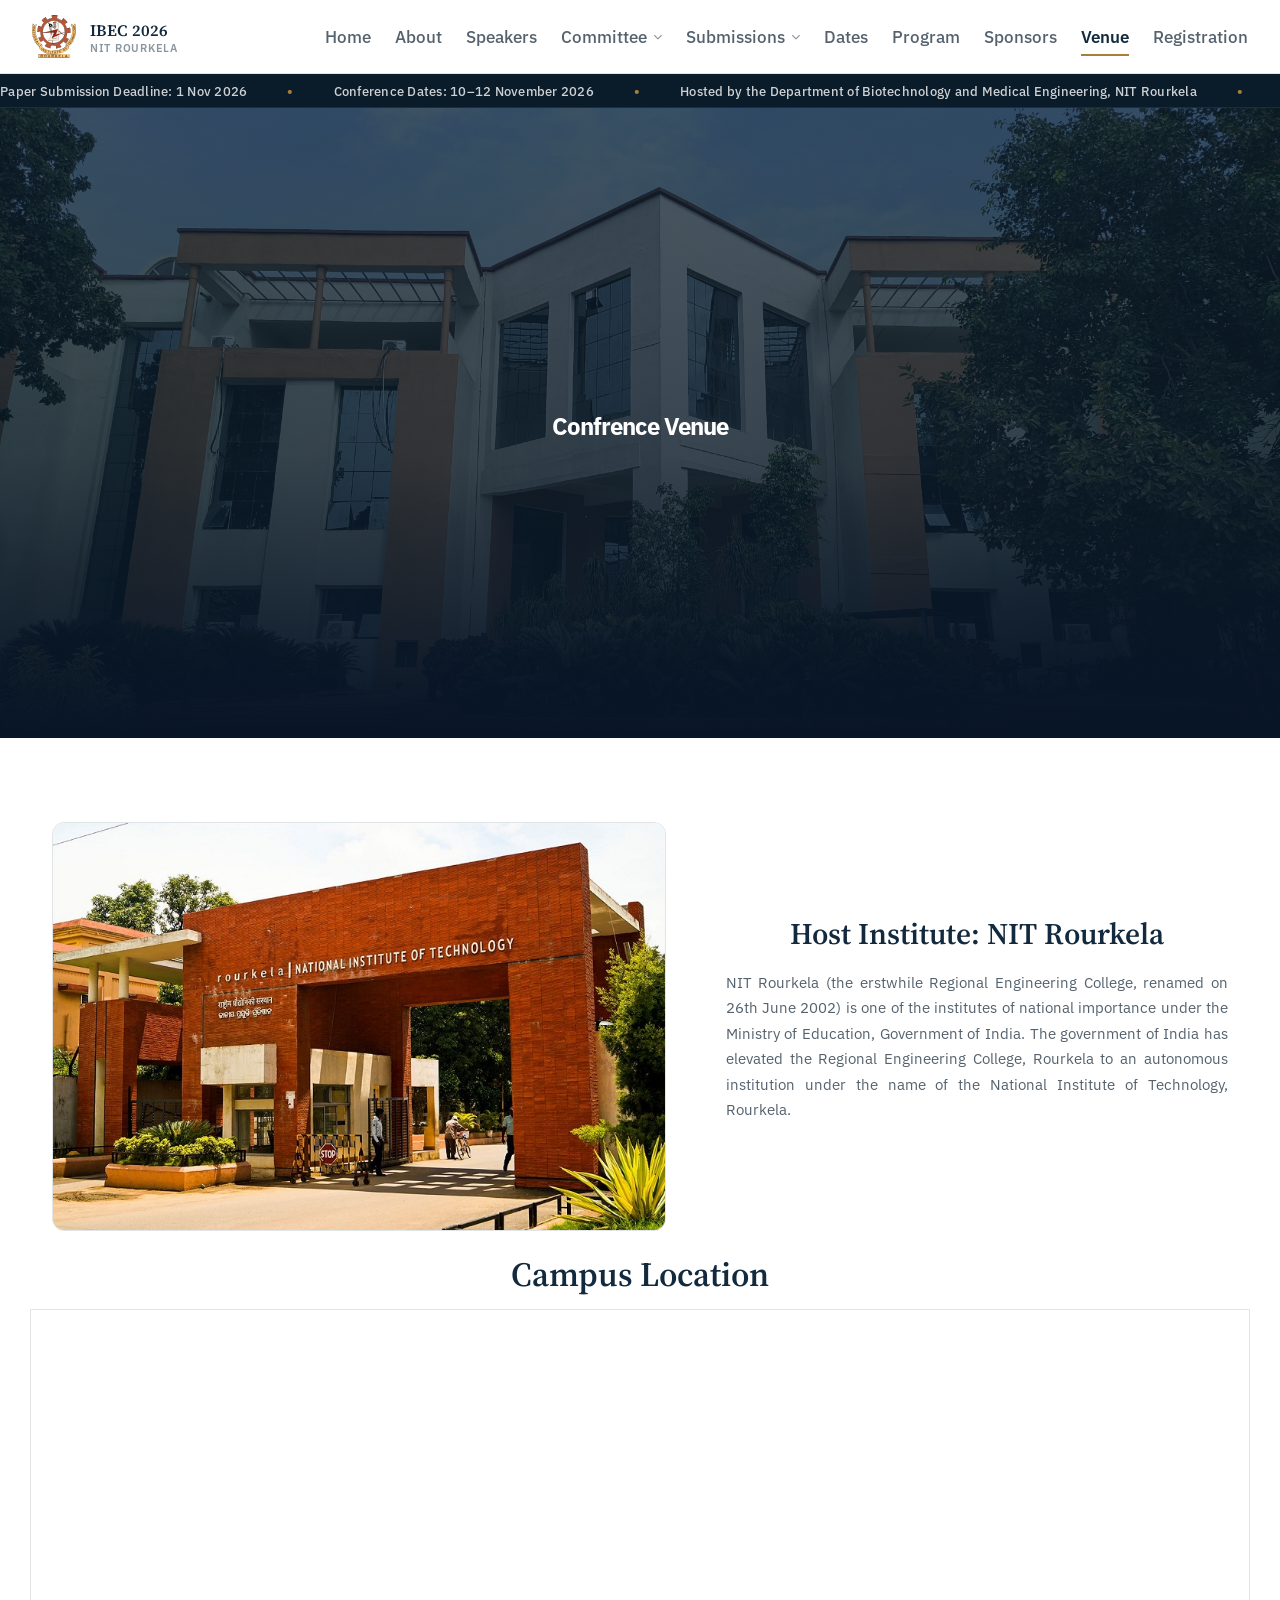
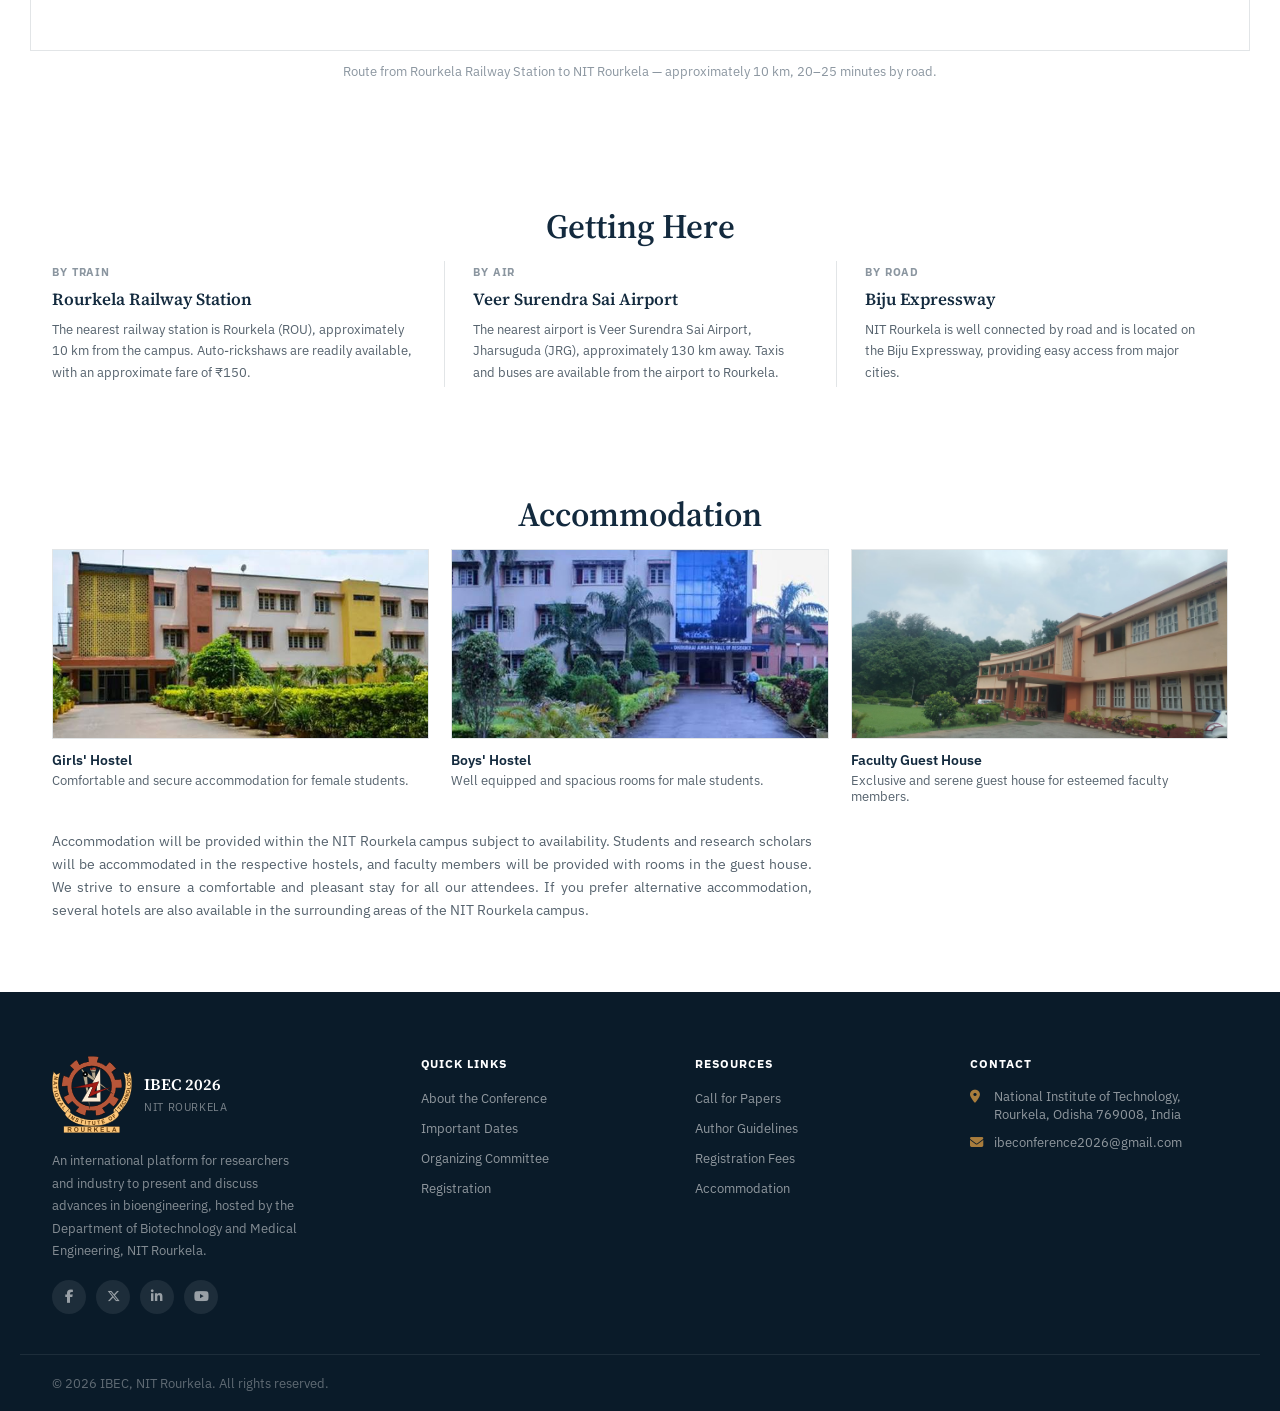
<file: venue.html>
<!DOCTYPE html>
<html lang="en">
<head>
<meta charset="UTF-8">
<meta name="viewport" content="width=device-width, initial-scale=1.0">
<title>IBEC 2026 — International Conference on Bioengineering | NIT Rourkela</title>
<link rel="icon" type="image/png" href="assets/logos/Logo.svg">
<link rel="stylesheet" href="https://cdnjs.cloudflare.com/ajax/libs/font-awesome/6.5.1/css/all.min.css">
<link rel="preconnect" href="https://fonts.googleapis.com">
<link rel="preconnect" href="https://fonts.gstatic.com" crossorigin>
<link href="https://fonts.googleapis.com/css2?family=Source+Serif+4:wght@500;600;700&family=IBM+Plex+Sans:wght@400;500;600;700&display=swap" rel="stylesheet">
<link rel="stylesheet" href="style.css">
<style>
    h2 {
    font-family: var(--font-display);
    font-weight: 600;
    font-size: 34px;
    color: var(--navy);
    margin-bottom: 12px;
    text-align: center;
  }
</style>
</head>
<body>

<!-- ============================================================
     HEADER
     ============================================================ -->
<header id="siteHeader">
  <div class="headerRow">
    <a href="#" class="brand">
      <span class="brand-logo">
        <img src="assets/logos/Logo.svg" alt="IBEC 2026">
      </span>
      <span class="brand-text"><b>IBEC 2026</b><span>NIT Rourkela</span></span>
    </a>
    <div class="headerActions">
      <button class="menuButton" id="menuButton" aria-label="Open menu"><i class="fa-solid fa-bars"></i></button>
    </div>
    <ul class="primaryNav">
      <li><a href="./">Home</a></li>
      <li><a href="about.html">About</a></li>
      <li><a href="keynotes.html">Speakers</a></li>
      <li class="hasDropdown">
        <a href="#">Committee <i class="fa-solid fa-chevron-down"></i></a>
        <ul class="dropdownMenu">
          <li><a href="comittee.html">Organizing Committee</a></li>
          <li><a href="advisorycommittee.html">National Advisory Committee</a></li>
          <li><a href="internationalcommittee.html">International Advisory Committee</a></li>
        </ul>
      </li>
      <li class="hasDropdown">
        <a href="#">Submissions <i class="fa-solid fa-chevron-down"></i></a>
        <ul class="dropdownMenu">
          <li><a href="topicsandtracks.html">Call for Papers</a></li>
          <li><a href="author_guidlines.html">Author Guidelines</a></li> 
          <li><a href="registration.html">Submission Portal</a></li>
        </ul>
      </li>
      <li><a href="important_dates.html">Dates</a></li>
      <li><a href="program.html">Program</a></li>
      <li><a href="./#sponsors">Sponsors</a></li>
      <li><a href="venue.html" class="active">Venue</a></li>
      <li><a href="registration.html">Registration</a></li>
    </ul>
  </div>
</header>

<!-- ============================================================
     ANNOUNCEMENT TICKER
     ============================================================ -->
<div class="announceBar">
  <div class="announceTrack">
    <span>Paper Submission Deadline: 1 Nov 2026</span><span class="dot">•</span>
    <span>Conference Dates: 10–12 November 2026</span><span class="dot">•</span>
    <span> 
Hosted by the Department of Biotechnology and Medical Engineering, NIT Rourkela</span><span class="dot">•</span>
    <span>Paper Submission Deadline: 1 Nov 2026</span><span class="dot">•</span>
    <span>Conference Dates: 10–12 November 2026</span><span class="dot">•</span>
    <span> 
Hosted by the Department of Biotechnology and Medical Engineering, NIT Rourkela</span><span class="dot">•</span>
  </div>
</div>


<div class="mobileNav" id="mobileNav">
  <div class="mobileNavBody">
    <button class="closeMobile" id="closeMobile" aria-label="Close menu">✕</button>
    <ul>
      <li><a href="./">Home</a></li>
      <li><a href="about.html">About</a></li>
      <li><a href="keynotes.html">Speakers</a></li>
      <li class="hasSubmenu">
        <button class="mobileSubToggle">Committee <i class="fa-solid fa-chevron-down"></i></button>
        <ul class="mobileSubmenu">
          <li><a href="comittee.html">Organizing Committee</a></li>
          <li><a href="advisorycommittee.html">National Advisory Committee</a></li>
          <li><a href="internationalcommittee.html">International Advisory Committee</a></li>
        </ul>
      </li>
      <li class="hasSubmenu">
        <button class="mobileSubToggle">Submissions <i class="fa-solid fa-chevron-down"></i></button>
        <ul class="mobileSubmenu">
          <li><a href="topicsandtracks.html">Call for Papers</a></li>
          <li><a href="author_guidlines.html">Author Guidelines</a></li>
          <li><a href="registration.html">Submission Portal</a></li>
        </ul>
      </li>
      <li><a href="important_dates.html">Dates</a></li>
      <li><a href="program.html">Program</a></li>
      <li><a href="./#sponsors">Sponsors</a></li>
      <li><a href="venue.html">Venue</a></li>
      <li><a href="registration.html">Registration</a></li>
    </ul>
    <a href="registration.html" class="mobileNavCta">Register Now</a>
  </div>
</div>
</div>
<!-- ============================================================
     HEADER — background
     ============================================================ -->
<section class="hero_subpage" id="home">
    <div class="hero_content">
<h1>Confrence Venue</h1>
    <!-- <p>Schedule & Sessions Information will be updated soon.</p> -->
    </div>
    
</section>



<!-- ============================================================
     ABOUT
     ============================================================ -->
<section class="aboutSection" id="about">

    <div class="wrap aboutGrid">
        <img src="assets/banners/about-1.jpeg" alt="">
        <div class="aboutText">
            <h2>Host Institute: NIT Rourkela</h2>
            <p>NIT Rourkela (the erstwhile Regional Engineering College, renamed on 26th June 2002) is
                one of the institutes of national importance under the Ministry of Education, Government
                of India. The government of India has elevated the Regional Engineering College, Rourkela
                to an autonomous institution under the name of the National Institute of Technology, Rourkela.</p>
        </div>
    </div>

    <div class="wrap" style="padding: 20px 10px;text-align: center;">
       
    <h2>Campus Location</h2>
    <div class="map-wrap">
      <iframe
        src="https://www.google.com/maps?q=National+Institute+of+Technology+Rourkela&output=embed"
        loading="lazy"
        referrerpolicy="no-referrer-when-downgrade"
        allowfullscreen>
      </iframe>
    </div>
    <p class="map-caption">Route from Rourkela Railway Station to NIT Rourkela — approximately 10 km, 20–25 minutes by road.</p>
 
    </div>

    
</section>

<section class="whitesection">
    <div class="wrap">
        <h2>Getting Here</h2>
            <div class="travel-grid">
            <div class="travel-item">
                <div class="mode">By Train</div>
                <h3>Rourkela Railway Station</h3>
                <p>The nearest railway station is Rourkela (ROU), approximately 10 km from the campus. Auto-rickshaws are readily available, with an approximate fare of ₹150.</p>
            </div>
            <div class="travel-item">
                <div class="mode">By Air</div>
                <h3>Veer Surendra Sai Airport</h3>
                <p>The nearest airport is Veer Surendra Sai Airport, Jharsuguda (JRG), approximately 130 km away. Taxis and buses are available from the airport to Rourkela.</p>
            </div>
            <div class="travel-item">
                <div class="mode">By Road</div>
                <h3>Biju Expressway</h3>
                <p>NIT Rourkela is well connected by road and is located on the Biju Expressway, providing easy access from major cities.</p>
            </div>
        </div>
    </div>
   
  </section>


  <section class="whitesection">
    <div class="wrap">
        <h2>Accommodation</h2>
        <div class="stay-grid">
        <div class="stay-item">
            <figure>
            <img src="assets/banners/girls_hostel_banner.jpg" alt="Girls' Hostel">
            </figure>
            <div class="cap-name">Girls' Hostel</div>
            <div class="cap-desc">Comfortable and secure accommodation for female students.</div>
        </div>
        <div class="stay-item">
            <figure>
            <img src="assets/banners/boys_hostel_banner.jpg" alt="Boys' Hostel">
            </figure>
            <div class="cap-name">Boys' Hostel</div>
            <div class="cap-desc">Well equipped and spacious rooms for male students.</div>
        </div>
        <div class="stay-item">
            <figure>
            <img src="assets/banners/faculty_guesthouse_banner.avif" alt="Faculty Guest House">
            </figure>
            <div class="cap-name">Faculty Guest House</div>
            <div class="cap-desc">Exclusive and serene guest house for esteemed faculty members.</div>
        </div>
        </div>
        <p class="stay-note" style="width: 100%;text-align: justify;">Accommodation will be provided within the NIT Rourkela campus subject to availability. Students and research scholars will be accommodated in the respective hostels, and faculty members will be provided with rooms in the guest house. We strive to ensure a comfortable and pleasant stay for all our attendees. If you prefer alternative accommodation, several hotels are also available in the surrounding areas of the NIT Rourkela campus.</p>
  
    </div>
   </section>

<!-- ============================================================
     FOOTER
     ============================================================ -->
<footer id="contact">
  <div class="footerTop">

    <div class="footerCol">
      <div class="footerBrand">
        <img src="assets/logos/Logo.svg" alt="NIT Rourkela Logo" style="width: 80px;">
        <div><b>IBEC 2026</b><span>NIT Rourkela</span></div>
      </div>
      <p>An international platform for researchers and industry to present and discuss advances in bioengineering, hosted by the Department of Biotechnology and Medical Engineering, NIT Rourkela.</p>
      <div class="footerSocials">
        <a href="#" aria-label="Facebook"><i class="fa-brands fa-facebook-f"></i></a>
        <a href="#" aria-label="Twitter"><i class="fa-brands fa-x-twitter"></i></a>
        <a href="#" aria-label="LinkedIn"><i class="fa-brands fa-linkedin-in"></i></a>
        <a href="#" aria-label="YouTube"><i class="fa-brands fa-youtube"></i></a>
      </div>
    </div>

    <div class="footerCol">
      <h4>Quick Links</h4>
      <ul>
        <li><a href="about.html">About the Conference</a></li>
        <li><a href="important_dates.html">Important Dates</a></li>
        <li><a href="comittee.html">Organizing Committee</a></li>
        <li><a href="registration.html">Registration</a></li>
      </ul>
    </div>

    <div class="footerCol">
      <h4>Resources</h4>
      <ul>
        <li><a href="topicsandtracks.html">Call for Papers</a></li>
        <li><a href="author_guidlines.html">Author Guidelines</a></li>
        <li><a href="registration.html">Registration Fees</a></li>
        <li><a href="accomodation.html">Accommodation</a></li>
      </ul>
    </div>

    <div class="footerCol">
      <h4>Contact</h4>
      <ul class="footerContact">
        <li><i class="fa-solid fa-location-dot"></i> National Institute of Technology, Rourkela, Odisha 769008, India</li>
        <li><i class="fa-solid fa-envelope"></i> ibeconference2026@gmail.com</li>
         
      </ul>
    </div>

  </div>

  <div class="footerBottom">
    <span>© 2026 IBEC, NIT Rourkela. All rights reserved.</span>
      
  </div>
</footer>

<script>
    // ---- sticky header shadow on scroll ----
  const siteHeader = document.getElementById('siteHeader');
  window.addEventListener('scroll', () => {
    siteHeader.style.boxShadow = window.scrollY > 40 ? '0 6px 22px rgba(8,21,39,0.08)' : 'none';
  });

  // ---- mobile menu ----
  document.getElementById('menuButton').addEventListener('click', () => {
    document.getElementById('mobileNav').classList.add('isOpen');
  });
  document.getElementById('closeMobile').addEventListener('click', () => {
    document.getElementById('mobileNav').classList.remove('isOpen');
  });
  document.querySelectorAll('.mobileNav a').forEach(a => {
    a.addEventListener('click', () => document.getElementById('mobileNav').classList.remove('isOpen'));
  });

  // ---- mobile accordion submenus ----
  document.querySelectorAll('.mobileSubToggle').forEach(btn => {
    btn.addEventListener('click', () => {
      btn.parentElement.classList.toggle('isOpen');
    });
  });


</script>

</body>
</html>
</file>
<file: style.css>
:root {
    /* ---- Core palette: deep academic navy + a clinical teal (bioengineering)
       and a muted bronze for emphasis. Cool neutral surfaces, not warm cream. ---- */
    --navy: #132A3E;
    --navy-deep: #0A1B29;
    --teal: #2C6E67;
    --teal-deep: #1E4F4A;
    --bronze: #A97D3D;
    --bronze-deep: #8A6530;
    --paper: #FFFFFF;
    --mist: #F5F7F8;
    --ink: #1B2430;
    --ink-soft: #55626D;
    --ink-faint: #8B96A0;
    --line: rgba(19,42,61,0.12);
    --line-soft: rgba(19,42,61,0.06);
    --radius: 12px;
    --font-display: "Source Serif 4", Georgia, serif;
    --font-body: "IBM Plex Sans", -apple-system, BlinkMacSystemFont, sans-serif;
  }
  * { margin: 0; padding: 0; box-sizing: border-box; }
  html, body { margin: 0; padding: 0; width: 100%; overflow-x: hidden; scroll-behavior: smooth; }
  body { padding-top: 108px; }
  body { font-family: var(--font-body); background: var(--mist); color: var(--ink); }
  a { text-decoration: none; color: inherit; }
  ul { list-style: none; }
  img, svg { display: block; max-width: 100%; }
  button { font-family: inherit; cursor: pointer; }

  .wrap { max-width: 1240px; margin: 0 auto; padding: 0 32px; }

  .eyebrow {
    display: inline-flex; align-items: center; gap: 10px;
    font-size: 12px; font-weight: 600;
    letter-spacing: 0.1em; text-transform: uppercase;
    color: var(--bronze-deep);
    margin-bottom: 14px;
  }
  .eyebrow::before { content: ""; width: 22px; height: 1.5px; background: var(--bronze-deep); }
  .eyebrow::after { content: ""; width: 22px; height: 1.5px; background: var(--bronze-deep); }

  .sectionHead { text-align: center; max-width: 620px; margin: 0 auto 52px; }
  .sectionHead h2 {
    font-family: var(--font-display);
    font-weight: 600;
    font-size: 34px;
    color: var(--navy);
    margin-bottom: 12px;
  }
  .sectionHead p { font-size: 14.5px; color: var(--ink-soft); line-height: 1.6; }

  /* ============================================================
     ANNOUNCEMENT TICKER
     ============================================================ */
  .announceBar {
    background: var(--navy-deep);
    overflow: hidden;
    white-space: nowrap;
    border-bottom: 1px solid rgba(255,255,255,0.08);
    position: fixed; top: 74px; left: 0; right: 0; width: 100%;
    height: 34px;
    display: flex; align-items: center;
    z-index: 205;
  }
  .announceTrack {
    display: inline-flex;
    align-items: center;
    gap: 40px;
    padding: 0;
    width: max-content;
    animation: ticker-scroll 26s linear infinite;
  }
  .announceBar:hover .announceTrack { animation-play-state: paused; }
  .announceTrack span {
    font-size: 12.5px;
    font-weight: 500;
    letter-spacing: 0.02em;
    color: rgba(255,255,255,0.8);
  }
  .announceTrack span.dot { color: var(--bronze); font-weight: 700; }
  @keyframes ticker-scroll { from { transform: translateX(0); } to { transform: translateX(-50%); } }

  /* ============================================================
     HEADER
     ============================================================ */
  #siteHeader {
    background: rgba(255, 255, 255, 0.96);
    backdrop-filter: blur(12px);
    border-bottom: 1px solid var(--line);
    position: fixed; top: 0; left: 0; right: 0; width: 100%;
    height: 74px;
    z-index: 210;
  }
  .headerRow {
    max-width: 100%; margin: 0 auto; padding: 0 32px;
    height: 100%;
    display: flex; align-items: center; justify-content: space-between; gap: 20px;
  }
  .brand { display: flex; align-items: center; gap: 14px; }
  .brand-logo { display: flex; align-items: center; gap: 10px; }
  .brand-logo img {
    width: 44px; height: 44px;
    object-fit: contain;
  }
  .brand-logo .institute-emblem {
    width: 44px; height: 44px;
    padding-right: 10px;
    border-right: 1px solid var(--line);
  }
  .brand-text b { display: block; font-family: var(--font-display); font-size: 16px; font-weight: 600; color: var(--navy); letter-spacing: 0.01em; }
  .brand-text span { display: block; font-size: 10.5px; color: var(--ink-faint); text-transform: uppercase; letter-spacing: 0.07em; font-weight: 600; }

  .primaryNav { display: flex; align-items: center; gap: 24px; }
  .primaryNav > li { position: relative; }
  .primaryNav a {
    display: inline-flex; align-items: center; gap: 6px;
    font-size: 16.5px; font-weight: 500; color: var(--ink-soft);
    position: relative; padding: 10px 0;
    transition: color 0.15s ease;
  }
  .primaryNav a:hover { color: var(--navy); }
  .primaryNav .active { color: var(--navy); font-weight: 600; }
  .primaryNav .active::after {
    content: ""; position: absolute; bottom: 2px; left: 0; right: 0;
    height: 2px; background: var(--bronze);
  }
  .primaryNav a i { font-size: 9px; color: var(--ink-faint); transition: transform 0.15s ease; }
  .primaryNav .hasDropdown:hover > a i { transform: rotate(180deg); color: var(--bronze); }

  /* desktop dropdown panel */
  .dropdownMenu {
    position: absolute; top: 100%; left: -16px;
    min-width: 220px;
    background: var(--paper);
    border: 1px solid var(--line);
    border-radius: 10px;
    box-shadow: 0 18px 40px rgba(19,42,61,0.12);
    padding: 8px;
    opacity: 0; visibility: hidden; transform: translateY(6px);
    transition: opacity 0.15s ease, transform 0.15s ease, visibility 0.15s;
    z-index: 50;
  }
  .hasDropdown:hover .dropdownMenu {
    opacity: 1; visibility: visible; transform: translateY(0);
  }
  .dropdownMenu li { list-style: none; }
  .dropdownMenu a {
    display: block; width: 100%;
    padding: 9px 12px; border-radius: 6px;
    font-size: 13px; font-weight: 500; color: var(--ink-soft);
    white-space: nowrap;
  }
  .dropdownMenu a:hover { background: var(--mist); color: var(--navy); }

  .headerActions { display: flex; align-items: center; gap: 16px; }
  .ctaBtn {
    display: inline-flex; align-items: center; gap: 8px;
    background: var(--navy); color: #fff;
    font-size: 13px; font-weight: 600;
    padding: 11px 22px; border-radius: 8px;
    transition: background 0.2s, transform 0.2s;
  }
  .ctaBtn:hover { background: var(--navy-deep); transform: translateY(-1px); }
  .menuButton { display: none; background: none; border: none; font-size: 20px; color: var(--navy); }

  /* ============================================================
     HERO — carousel background + overlay text
     ============================================================ */
  .hero { position: relative; height: 92vh; min-height: 560px; overflow: hidden; color: #fff; }

  .heroSlides { position: absolute; inset: 0; }
  .heroSlide {
    position: absolute; inset: 0;
    background-size: cover; background-position: center;
    opacity: 0; transition: opacity 1.4s ease;
  }
  .heroSlide.isActive { opacity: 1; }
  .heroSlide::after {
    content: "";
    position: absolute; inset: 0;
    background:
      linear-gradient(180deg, rgba(10,27,41,0.72) 0%, rgba(10,27,41,0.8) 55%, var(--navy-deep) 100%);
  }

  .heroInner {
    position: relative; z-index: 2;
    height: 100%;
    display: flex; flex-direction: column; align-items: center; justify-content: center;
    text-align: center; padding: 0 24px;
  }
  .heroInner .eyebrow { color: var(--bronze); justify-content: center; }
  .heroInner .eyebrow::before { background: var(--bronze); }
  .theme_title{
    color: var(--bronze);
    font-weight: 500;
    font-size: 17px;
    line-height: 1.5;
    max-width: 640px;
    color: rgba(255,255,255,0.78);
    margin-bottom: 22px;
    letter-spacing: 0.01em;
  }
  .heroInner h2 {
    font-family: var(--font-body);
    font-weight: 500;
    font-size: 17px;
    line-height: 1.5;
    max-width: 640px;
    color: rgba(255,255,255,0.78);
    margin-bottom: 22px;
    letter-spacing: 0.01em;
  }
  .heroInner h1 {
    font-family: var(--font-display);
    font-weight: 600;
    font-size: 50px;
    line-height: 1.18;
    max-width: 820px;
    margin-bottom: 14px;
    letter-spacing: -0.005em;
  }
  .hero_section_icons{
    height: 18px;
    opacity: 0.85;
  }
  
  .heroInner h1 em { font-style: normal; color: var(--bronze); }
  .heroInner .heroMeta {
    display: flex; align-items: center; justify-content: center; gap: 26px;
    flex-wrap: wrap;
    font-size: 13.5px; font-weight: 500; color: rgba(255,255,255,0.82);
    margin-bottom: 34px;
  }
  .heroInner .heroMeta span { display: inline-flex; align-items: center; gap: 8px; }
  .heroInner .heroMeta i { color: var(--bronze); }

  .heroCtas { display: flex; gap: 16px; flex-wrap: wrap; justify-content: center; }
  .heroBtn {
    display: inline-flex; align-items: center; gap: 9px;
    padding: 14px 30px; border-radius: 8px;
    font-size: 13.5px; font-weight: 600;
    transition: transform 0.2s, background 0.2s, border-color 0.2s;
  }
  .heroBtn.solid { background: var(--bronze); color: var(--navy-deep); }
  .heroBtn.solid:hover { background: #BC8E4E; transform: translateY(-2px); }
  .heroBtn.outline { border: 1.5px solid rgba(255,255,255,0.45); color: #fff; }
  .heroBtn.outline:hover { border-color: #fff; background: rgba(255,255,255,0.08); transform: translateY(-2px); }

  .heroDots {
    position: absolute; bottom: 28px; left: 50%; transform: translateX(-50%);
    z-index: 3; display: flex; gap: 10px;
  }
  .heroDot {
    width: 8px; height: 8px; border-radius: 50%;
    background: rgba(255,255,255,0.3);
    border: none; padding: 0;
    transition: background 0.2s, width 0.25s;
  }
  .heroDot.isActive { background: var(--bronze); width: 24px; border-radius: 5px; }

  /* ============================================================
     ABOUT
     ============================================================ */
  .aboutSection { padding: 84px 0 70px; background: var(--paper); }
  .aboutGrid { display: grid; grid-template-columns: 1.1fr 0.9fr; gap: 60px; align-items: center; }
  .aboutGrid img { border-radius: var(--radius); border: 1px solid var(--line); }
  .aboutText h2 {
    font-family: var(--font-display); font-weight: 600; font-size: 30px;
    color: var(--navy); margin-bottom: 18px; line-height: 1.25;
  }
  .aboutText p { font-size: 14.5px; line-height: 1.75; color: var(--ink-soft); margin-bottom: 16px; text-align: justify;}

  /* ============================================================
     MARQUEE — supporting institutions
     ============================================================ */
  .marqueeSection { padding: 40px 0 84px; background: var(--paper); }
  .marqueeLabel { text-align: center; font-size: 12px; font-weight: 600; letter-spacing: 0.1em; text-transform: uppercase; color: var(--ink-faint); margin-bottom: 22px; }
  .marquee {
    position: relative; width: 100%; overflow: hidden; padding: 20px 0;
    background: var(--mist); border-top: 1px solid var(--line-soft); border-bottom: 1px solid var(--line-soft);
    -webkit-mask-image: linear-gradient(to right, transparent 0%, black 6%, black 94%, transparent 100%);
    mask-image: linear-gradient(to right, transparent 0%, black 6%, black 94%, transparent 100%);
  }
  .marqueeTrack { display: flex; align-items: center; gap: 60px; width: max-content; animation: marquee-scroll 30s linear infinite; }
  .marquee:hover .marqueeTrack { animation-play-state: paused; }
  @keyframes marquee-scroll { from { transform: translateX(0); } to { transform: translateX(-50%); } }
  .marqueeTrack img { height: 38px; width: auto; max-width: 130px; object-fit: contain; filter: grayscale(100%); opacity: 0.55; transition: opacity 0.2s, filter 0.2s; }
  .marqueeTrack img:hover { filter: grayscale(0%); opacity: 1; }

  /* ============================================================
     IMPORTANT DATES
     ============================================================ */
  .datesSection { padding: 20px 0 90px; background: var(--mist); }
  .datesTable {
    background: var(--paper); border: 1px solid var(--line); border-radius: var(--radius);
    overflow: hidden; box-shadow: 0 16px 36px rgba(19,42,61,0.05);
  }
  .dateRow {
    display: grid; grid-template-columns: 44px 1fr auto;
    align-items: center; gap: 20px;
    padding: 20px 28px;
    border-bottom: 1px solid var(--line-soft);
  }
  .dateRow:last-child { border-bottom: none; }
  .dateRow:nth-child(odd) { background: var(--mist); }
  .datesection_icons {
    width: 22px; height: 22px;
    filter: brightness(0) saturate(100%) invert(14%) sepia(28%) saturate(1200%) hue-rotate(170deg);
    opacity: 0.85;
  }
  .dateRow .milestone { font-size: 15px; font-weight: 600; color: var(--navy); }
  .dateRow .milestone small { display: block; font-size: 12.5px; font-weight: 400; color: var(--ink-soft); margin-top: 2px; }
  .dateRow .when {
    font-weight: 600; font-size: 14.5px; color: var(--teal-deep);
    white-space: nowrap;
    background: rgba(44,110,103,0.08);
    padding: 6px 14px;
    border-radius: 999px;
  }

  /* ============================================================
     TEAM / SPEAKERS
     ============================================================ */
  .teamSection { padding: 20px 0 96px; background: var(--paper); }

  .patronGrid { display: flex;
    max-width: 800px;
    justify-content: space-around;
    margin: 0 auto;
    flex-wrap: wrap;
    gap: 24px;
  }

  .support-card {
    background: var(--paper);
    border: 1px solid var(--line);
    border-radius: var(--radius);
    padding: 34px 28px 28px;
    max-width: 300px;
    text-align: center;
    transition: box-shadow 0.25s ease, transform 0.25s ease, border-color 0.25s ease;
  }
  .support-card:hover {
    box-shadow: 0 20px 40px rgba(19,42,61,0.1);
    transform: translateY(-5px);
    border-color: rgba(44,110,103,0.3);
  }

  .support-card h3 {
    font-family: var(--font-display);
    font-size: 18px;
    font-weight: 600;
    color: var(--ink);
    margin-top: 14px;
  }
  .support-card > p {
    font-size: 13.5px;
    line-height: 1.55;
    color: var(--teal-deep);
    font-weight: 600;
    margin-top: 6px;
    min-height: 20px;
  }

  .support-photo {
    position: relative;
    border-radius: 10px;
    overflow: hidden;
    aspect-ratio: 4 / 4;
    background: var(--mist);
  }
  .support-photo img {
    width: 100%; height: 100%; object-fit: cover;
    transition: transform 0.4s ease;
  }
  .support-card:hover .support-photo img { transform: scale(1.05); }

  @media (max-width: 620px) {
    .support { padding: 60px 0 70px; }
    .support-head h2 { font-size: 27px; }
    .support-head { margin-bottom: 40px; }
    .support-card { padding: 28px 22px 24px; }
  }

  .convenerGrid { display: grid; grid-template-columns: repeat(3, 1fr); gap: 22px; margin-bottom: 56px; }
  .convenerCard {
    background: var(--paper); border: 1px solid var(--line); border-radius: var(--radius);
    padding: 26px; text-align: center;
    box-shadow: 0 12px 28px rgba(19,42,61,0.04);
    transition: transform 0.2s ease, box-shadow 0.2s ease;
  }
  .convenerCard:hover { transform: translateY(-5px); box-shadow: 0 20px 40px rgba(19,42,61,0.09); }
  .convenerCard .photo { width: 148px; height: 148px; border-radius: 50%; object-fit: cover; margin: 0 auto 14px; border: 3px solid var(--mist); box-shadow: 0 0 0 1px var(--line); }
  .convenerCard b { display: block; font-family: var(--font-display); font-size: 15px; font-weight: 600; color: var(--navy); margin-bottom: 3px; }
  .convenerCard .role { font-size: 12px; font-weight: 600; color: var(--teal-deep); margin-bottom: 10px; }
  .convenerCard .socials { display: flex; gap: 8px; justify-content: center; }
  .convenerCard .socials a {
    width: 26px; height: 26px; border-radius: 50%;
    background: var(--mist); color: var(--ink-soft);
    display: flex; align-items: center; justify-content: center; font-size: 11px;
    transition: background 0.15s, color 0.15s;
  }
  .convenerCard .socials a:hover { background: var(--navy); color: #fff; }

  .committeeGrid { display: grid; grid-template-columns: repeat(4, 1fr); gap: 16px; }
  .committeeCard {
    display: flex; align-items: center; gap: 12px;
    background: var(--paper); border: 1px solid var(--line-soft); border-radius: 10px;
    padding: 14px;
    transition: border-color 0.15s, box-shadow 0.15s;
  }
  .committeeCard:hover { border-color: var(--line); box-shadow: 0 8px 18px rgba(19,42,61,0.06); }
  .committeeCard .photo { width: 46px; height: 46px; border-radius: 50%; object-fit: cover; flex-shrink: 0; }
  .committeeCard b { display: block; font-size: 13px; font-weight: 600; color: var(--navy); line-height: 1.3; }
  .committeeCard .role { font-size: 11px; color: var(--ink-soft); }

  /* ============================================================
     EVENTS
     ============================================================ */
  .section-head { text-align: center; max-width: 640px; margin: 0 auto 44px; }
  .section-head h2 {
    font-family: var(--font-display);
    font-weight: 600;
    font-size: 32px;
    color: var(--navy);
    letter-spacing: -0.01em;
    margin-bottom: 12px;
  }
  .section-head p {
    font-size: 14.5px;
    line-height: 1.65;
    color: var(--ink-soft);
  }
  .logo-row {
    display: grid;
    grid-template-columns: repeat(5, 1fr);
    gap: 18px;
  }
  .logo-box {
    background: var(--paper);
    border: 1px solid var(--line);
    border-radius: var(--radius);
    display: flex;
    flex-direction: column;
    gap: 10px;
    align-items: center;
    justify-content: center;
    padding: 26px 20px;
    transition: border-color 0.2s ease, box-shadow 0.2s ease, transform 0.2s ease;
  }
  .logo-box img {
    filter: brightness(0) saturate(100%) invert(24%) sepia(24%) saturate(1000%) hue-rotate(140deg);
    opacity: 0.85;
  }
  .logo-box h3 {
    font-family: var(--font-display);
    font-weight: 600;
    font-size: 15px;
    color: var(--ink);
    letter-spacing: -0.005em;
    line-height: 1.3;
    text-align: center;
  }
  .logo-box p {
    font-size: 12.5px;
    line-height: 1.5;
    color: var(--ink-soft);
    text-align: center;
  }
  .logo-box img {
    max-height: 42px;
    max-width: 100%;
    object-fit: contain;
  }
  .logo-box:hover {
    border-color: rgba(44,110,103,0.3);
    box-shadow: 0 10px 24px rgba(19,42,61,0.08);
    transform: translateY(-3px);
  }

  .wrap_support { max-width: 1180px; margin: 0 auto; padding: 0 32px; }
  .validated { padding: 84px 0 76px; background: var(--mist); }

  /* ============================================================
     FOOTER
     ============================================================ */
  footer { background: var(--navy-deep); color: rgba(255,255,255,0.65); }
  .footerTop { max-width: 1240px; margin: 0 auto; padding: 64px 32px 40px; display: grid; grid-template-columns: 1.4fr 1fr 1fr 1.1fr; gap: 40px; border-bottom: 1px solid rgba(255,255,255,0.08); }
  .footerBrand { display: flex; align-items: center; gap: 12px; margin-bottom: 16px; }
  .footerBrand .brand-emblem { background: var(--bronze); color: var(--navy-deep); width: 38px; height: 38px; border-radius: 8px; display: flex; align-items: center; justify-content: center; font-weight: 700; font-family: var(--font-display); }
  .footerBrand b { display: block; color: #fff; font-family: var(--font-display); font-size: 16px; font-weight: 600; }
  .footerBrand span { font-size: 10.5px; color: rgba(255,255,255,0.45); text-transform: uppercase; letter-spacing: 0.06em; }
  .footerCol p, .footerColText { font-size: 13.3px; line-height: 1.7; color: rgba(255,255,255,0.5); max-width: 260px; }
  .footerSocials { display: flex; gap: 10px; margin-top: 18px; }
  .footerSocials a { width: 34px; height: 34px; border-radius: 50%; background: rgba(255,255,255,0.08); display: flex; align-items: center; justify-content: center; color: rgba(255,255,255,0.65); font-size: 13px; transition: background 0.2s, color 0.2s; }
  .footerSocials a:hover { background: var(--bronze); color: var(--navy-deep); }

  .footerCol h4 { font-size: 12px; font-weight: 700; letter-spacing: 0.08em; text-transform: uppercase; color: #fff; margin-bottom: 16px; }
  .footerCol ul li { margin-bottom: 10px; }
  .footerCol a { font-size: 13.3px; color: rgba(255,255,255,0.55); transition: color 0.15s; }
  .footerCol a:hover { color: #fff; }
  .footerContact li { display: flex; gap: 10px; margin-bottom: 14px; font-size: 13.3px; color: rgba(255,255,255,0.55); }
  .footerContact i { color: var(--bronze); margin-top: 3px; flex-shrink: 0; width: 14px; }

  .footerBottom { max-width: 1240px; margin: 0 auto; padding: 20px 32px; display: flex; justify-content: space-between; align-items: center; flex-wrap: wrap; gap: 12px; font-size: 12.5px; color: rgba(255,255,255,0.35); }
  .footerBottom a { color: rgba(255,255,255,0.5); margin-left: 18px; }
  .footerBottom a:hover { color: #fff; }

  /* ============================================================
     MOBILE NAV
     ============================================================ */
  .mobileNav { display: none; position: fixed; inset: 0; background: var(--navy-deep); z-index: 999; transform: translateX(100%); transition: transform 0.35s cubic-bezier(0.4,0,0.2,1); overflow-y: auto; }
  .mobileNav.isOpen { transform: translateX(0); }
  .mobileNavBody { padding: 26px 28px 44px; }
  .closeMobile { background: none; border: none; color: #fff; font-size: 24px; float: right; margin-bottom: 40px; }
  .mobileNav ul { clear: both; }
  .mobileNav > .mobileNavBody > ul > li { border-bottom: 1px solid rgba(255,255,255,0.1); }
  .mobileNav a { display: block; padding: 15px 2px; color: rgba(255,255,255,0.88); font-size: 15.5px; font-weight: 500; }
  .mobileNavCta { display: inline-block; margin-top: 24px; padding: 12px 22px; background: var(--bronze); color: var(--navy-deep); border-radius: 8px; font-weight: 700; font-size: 14px; }

  /* mobile accordion submenus */
  .mobileSubToggle {
    display: flex; align-items: center; justify-content: space-between; width: 100%;
    background: none; border: none; text-align: left;
    padding: 15px 2px; color: rgba(255,255,255,0.88); font-size: 15.5px; font-weight: 500;
  }
  .mobileSubToggle i { font-size: 12px; color: rgba(255,255,255,0.5); transition: transform 0.2s ease; }
  .hasSubmenu.isOpen .mobileSubToggle i { transform: rotate(180deg); }
  .mobileSubmenu {
    max-height: 0; overflow: hidden;
    transition: max-height 0.25s ease;
  }
  .hasSubmenu.isOpen .mobileSubmenu { max-height: 260px; }
  .mobileSubmenu li { border-bottom: none; }
  .mobileSubmenu a { padding: 10px 2px 10px 16px; font-size: 14px; color: rgba(255,255,255,0.65); }

   /* ============================================================
     INSTRUCTION CARD — centered callout (e.g. manuscript submission)
     ============================================================ */
  .instructionSection { padding: 64px 20px; background: var(--mist); }
  .instructionCard {
    max-width: 620px; margin: 0 auto;
    background: var(--paper);
    border-radius: 18px;
    padding: 44px 40px;
    text-align: center;
    box-shadow: 0 20px 48px rgba(19,42,61,0.09);
  }
  .instructionCard h3 {
    font-family: var(--font-display);
    font-weight: 600;
    font-size: 19px;
    color: var(--navy);
    margin-bottom: 18px;
  }
  .instructionCard p {
    font-size: 14.5px;
    line-height: 1.7;
    color: var(--ink-soft);
    margin-bottom: 28px;
  }
  .instructionCard p a { color: var(--teal-deep); font-weight: 600; }
  .instructionBtn {
    display: inline-block;
    background: var(--teal-deep);
    color: #fff;
    font-size: 13px;
    font-weight: 700;
    letter-spacing: 0.02em;
    text-transform: uppercase;
    padding: 16px 30px;
    border-radius: 10px;
    transition: background 0.2s ease, transform 0.2s ease;
  }
  .instructionBtn:hover { background: var(--teal); transform: translateY(-2px); }

  
  /* ============================================================
     SPONSORS GRID
     ============================================================ */
  .sponsorsSection { padding: 84px 0 96px; background: var(--paper); }
  .sponsorsGrid {
    display: flex;
    justify-content: center;
    gap: 20px;
    /* border: 1px solid black; */
  }
  .sponsorCard {
    background: var(--paper);
    border: 1px solid var(--line);
    border-radius: var(--radius);
    padding: 28px 20px;
    display: flex;
    width: 300px;
    flex-direction: column;
    align-items: center;
    gap: 16px;
    text-align: center;
    transition: transform 0.2s ease, box-shadow 0.2s ease, border-color 0.2s ease, background 0.2s ease;
  }
  .sponsorCard:hover {
    background: var(--paper);
    transform: translateY(-4px);
    box-shadow: 0 16px 32px rgba(19,42,61,0.08);
    border-color: rgba(44,110,103,0.3);
  }
  .sponsorLogo {
    height: 84px; width: 100%;
    display: flex; align-items: center; justify-content: center;
  }
  .sponsorLogo img {
    max-height: 100%; max-width: 100%;
    object-fit: contain;
    /* filter: grayscale(100%); */
    /* opacity: 0.75; */
    transition: filter 0.2s ease, opacity 0.2s ease;
  }
  .sponsorCard:hover .sponsorLogo img { filter: grayscale(0%); opacity: 1; }
  /* .sponsorCard b {
    font-family: var(--font-display);
    font-size: 14px;
    font-weight: 600;
    color: var(--navy);
    line-height: 1.35;
  } */

  .publishersCard{
    background: var(--paper);
    border: 1px solid var(--line);
    border-radius: var(--radius);
    padding: 28px 20px;
    display: flex;
    width: 300px;
    flex-direction: column;
    align-items: center;
    gap: 16px;
    text-align: center;
    transition: transform 0.2s ease, box-shadow 0.2s ease, border-color 0.2s ease, background 0.2s ease;
  }
 .publishersCard:hover {
    background: var(--paper);
    transform: translateY(-4px);
    box-shadow: 0 16px 32px rgba(19,42,61,0.08);
    border-color: rgba(44,110,103,0.3);
  }
  @media (max-width: 900px) { .sponsorsGrid { grid-template-columns: repeat(3, 1fr); } }
  @media (max-width: 620px) { .sponsorsGrid { grid-template-columns: repeat(2, 1fr); } }
 
  /* ============================================================
     RESPONSIVE
     ============================================================ */
  @media (max-width: 1024px) {
    .primaryNav { display: none; }
    .menuButton { display: block; }
    .mobileNav { display: block; }
    .logo-row { grid-template-columns: repeat(3, 1fr); }
  }
  @media (max-width: 900px) {
    .aboutGrid { grid-template-columns: 1fr; gap: 36px; }
    .patronGrid { grid-template-columns: 1fr; }
    .convenerGrid { grid-template-columns: repeat(2, 1fr); }
    .committeeGrid { grid-template-columns: repeat(3, 1fr); }
    .footerTop { grid-template-columns: 1fr 1fr; }
  }
  @media (max-width: 620px) {
    .wrap { padding: 0 20px; }
    .heroInner h1 { font-size: 30px; }
    .heroInner h2 { font-size: 15px; }
    .heroInner .heroMeta { gap: 14px; font-size: 12.5px; }
    .sectionHead h2 { font-size: 25px; }
    .aboutSection, .marqueeSection, .datesSection, .teamSection { padding-left: 0; padding-right: 0; }
    .dateRow { grid-template-columns: 32px 1fr; row-gap: 8px; padding: 16px 18px; }
    .dateRow .when { grid-column: 2; font-size: 12.5px; }
    .convenerGrid { grid-template-columns: 1fr; }
    .committeeGrid { grid-template-columns: repeat(2, 1fr); }
    .logo-row { grid-template-columns: repeat(2, 1fr); }
    .footerTop { grid-template-columns: 1fr; padding: 48px 20px 32px; }
    .footerBottom { padding: 18px 20px; flex-direction: column; align-items: flex-start; }
    .footerBottom div { margin-left: 0; }
    .footerBottom a { margin-left: 0; margin-right: 16px; }
    .instructionCard { padding: 32px 24px; }
  }
  /* ============ shared inner-page hero ============ */
  .hero_second {
    background: var(--navy);
    color: var(--mist);
    padding: 56px 0 48px;
    border-bottom: 3px solid var(--bronze);
  }
  .hero_second .eyebrow { color: var(--bronze); }
  .hero_second h1 {
    font-family: var(--font-display);
    font-weight: 600;
    font-size: clamp(28px, 4vw, 36px);
    line-height: 1.2;
    margin-bottom: 12px;
  }
  .hero_second p.lede {
    font-size: 14.5px;
    color: rgba(245,247,248,0.72);
    max-width: 480px;
    margin-bottom: 26px;
  }
  .hero-row { display: flex; align-items: center; gap: 18px; flex-wrap: wrap; }

  .btn-primary {
    display: inline-block;
    background: var(--bronze);
    color: var(--navy-deep);
    font-weight: 700;
    font-size: 13.5px;
    padding: 12px 24px;
    border-radius: 6px;
    border: none;
    transition: background .15s ease;
  }
  .btn-primary:hover { background: #BC8E4E; }

  .deadline-note {
    font-size: 13px;
    color: rgba(245,247,248,0.65);
  }
  .deadline-note b { color: #fff; font-weight: 600; }

  /* shared bits */

  .hero_subpage{
    height: 70vh;
    text-align: center;
  }
.hero_subpage{
        background-image:
            linear-gradient(180deg, rgba(10,27,41,0.72) 0%, rgba(10,27,41,0.8) 55%, rgba(8,21,39,1) 100%),
            url('assets/banners/about-2.jpg');
        background-size: cover;
        background-position: center;
        background-repeat: no-repeat;
        min-height: 320px;
        display: flex;
        flex-direction: column;
        justify-content: center;
        align-items: flex-start;
        padding: 90px 32px 70px;
        color: #fff;
    }

   .hero_subpage h1 {
        /* font-family: "Source Serif 4", Georgia, serif; */
        /* font-size: clamp(2.6rem, 5vw, 4.2rem); */
        line-height: 1.08;
        letter-spacing: -0.04em;
        margin: 0 0 12px;
        text-align: center;
        color: #fff;
    }

    .hero_subpage p {
        max-width: 700px;
        margin: 0;
        font-size: 1rem;
        line-height: 1.7;
        color: rgba(255, 255, 255, 0.85);
    }
    .hero_content{
      margin: 0 auto;
    }

    .download_drowcher_section{
      height: 20vh;
      display: flex;
      justify-content: center;
      background-color: #fff;
    }

    /* ============================================================
     KEYNOTE SPEAKERS — editorial roster
     No card container, no shadow, no accent band. Each entry is a
     row separated by a hairline rule, closer to a printed
     conference programme than a component library. The only
     "device" is the small role label, styled off the eyebrow
     you already use in section heads — nothing new invented.
     ============================================================ */
  .keynoteSection { padding: 8px 0 20px; }

  .keynoteList { border-top: 1px solid var(--line); }

  .keynoteRow {
    display: grid;
    grid-template-columns: 168px 1fr;
    gap: 40px;
    padding: 46px 0;
    border-bottom: 1px solid var(--line);
  }

  .keynoteRow .photoWrap {
    width: 100%;
    aspect-ratio: 1 / 1;
    border-radius: 6px;
    overflow: hidden;
    background: var(--mist);
  }
  .keynoteRow .photoWrap img {
    width: 100%; height: 100%; object-fit: cover; display: block;
    /* filter: grayscale(100%); */
    /* transition: filter 0.4s ease; */
  }
  /* .keynoteRow:hover .photoWrap img { filter: grayscale(0%); } */

  .keynoteRow .roleLabel {
    font-size: 11px; font-weight: 600; letter-spacing: 0.09em; text-transform: uppercase;
    color: var(--ink-faint);
    margin-bottom: 10px;
  }

  .keynoteRow .nameLine {
    display: flex; align-items: baseline; flex-wrap: wrap; gap: 12px;
    margin-bottom: 4px;
  }
  .keynoteRow .name {
    font-family: var(--font-display); font-weight: 600; font-size: 23px; color: var(--navy);
  }
  .keynoteRow .affiliation {
    font-size: 13px; font-weight: 500; color: var(--teal-deep);
  }

  .keynoteRow .bio {
    font-size: 13.8px; line-height: 1.75; color: var(--ink-soft);
    max-width: 640px;
    margin: 14px 0 12px;
    text-align: justify;
  }

  .keynoteRow .focusLine {
    font-family: var(--font-display); font-style: italic;
    font-size: 13.5px; color: var(--bronze-deep);
    margin-bottom: 18px;
  }
  .keynoteRow .focusLine b {
    font-family: var(--font-body); font-style: normal; font-weight: 600;
    letter-spacing: 0.03em; text-transform: uppercase; font-size: 10.5px;
    color: var(--ink-faint); margin-right: 8px;
  }

  .keynoteRow .siteLink {
    display: inline-flex; align-items: center; gap: 7px;
    font-size: 12.5px; font-weight: 600; color: var(--teal-deep);
    text-decoration: none;
    padding-bottom: 2px;
    border-bottom: 1px solid transparent;
    transition: border-color 0.2s ease, color 0.2s ease;
  }
  .keynoteRow .siteLink:hover { border-bottom-color: var(--teal-deep); }
  .keynoteRow .siteLink i { font-size: 9.5px; }

  /* ---------------------------------------------------------
     Responsive
     --------------------------------------------------------- */
  @media (max-width: 700px) {
    .keynoteRow { grid-template-columns: 92px 1fr; gap: 20px; padding: 34px 0; }
    .keynoteRow .name { font-size: 19px; }
    .keynoteRow .nameLine { flex-direction: column; gap: 3px; }
  }
  @media (max-width: 480px) {
    .wrap { padding: 0 20px; }
    .sectionHead h2 { font-size: 25px; }
    .keynoteRow { grid-template-columns: 1fr; }
    .keynoteRow .photoWrap { max-width: 90px; }
  }
  
  /* ============================================================
     CONFERENCE THEMES — contents-page ledger
     Read as a journal's table of contents rather than a feature
     grid: ruled cells, numbered entries (the numbers double as
     the track numbers authors reference when submitting), no
     icons, no shadows, no rounded cards.
     ============================================================ */
  .themesSection { padding: 8px 0 30px; }
 
  .themesGrid {
    display: grid;
    grid-template-columns: repeat(2, 1fr);
    border-top: 1px solid var(--line);
    border-left: 1px solid var(--line);
  }
 
  .themeCell {
    position: relative;
    border-right: 1px solid var(--line);
    border-bottom: 1px solid var(--line);
    padding: 38px 46px 34px;
    transition: background 0.3s ease;
  }
  .themeCell:hover { background: var(--mist); }
 
  .themeCell .num {
    font-family: var(--font-display);
    font-style: italic;
    font-weight: 500;
    font-size: 13px;
    color: var(--bronze-deep);
    letter-spacing: 0.02em;
    margin-bottom: 10px;
    transition: color 0.3s ease;
  }
  .themeCell:hover .num { color: var(--teal-deep); }
 
  .themeCell .name {
    font-family: var(--font-display);
    font-weight: 600;
    font-size: 19.5px;
    line-height: 1.3;
    color: var(--navy);
    max-width: 360px;
    margin-bottom: 10px;
  }
 
  .themeCell .desc {
    font-size: 13.3px;
    line-height: 1.65;
    color: var(--ink-soft);
    max-width: 380px;
  }
 
  .themeCell .goto {
    position: absolute; top: 38px; right: 40px;
    font-size: 13px; color: var(--ink-faint);
    opacity: 0; transform: translate(-4px, 4px);
    transition: opacity 0.25s ease, transform 0.25s ease, color 0.25s ease;
  }
  .themeCell:hover .goto { opacity: 1; transform: translate(0,0); color: var(--teal-deep); }
 
  /* ---------------------------------------------------------
     Responsive
     --------------------------------------------------------- */
  @media (max-width: 780px) {
    .themesGrid { grid-template-columns: 1fr; }
    .themeCell { padding: 30px 30px 28px; }
    .themeCell .goto { top: 30px; right: 26px; }
  }
  @media (max-width: 480px) {
    .wrap { padding: 0 20px; }
    .sectionHead h2 { font-size: 25px; }
    .themeCell { padding: 26px 22px 24px; }
    .themeCell .name { font-size: 18px; }
  }

  
  /* ---------- Map ---------- */
  .map-wrap {
    border: 1px solid var(--line);
    overflow: hidden;
  }
  .map-wrap iframe {
    width: 100%;
    height: 340px;
    border: 0;
    display: block;
    filter: grayscale(12%) contrast(0.97);
  }
  .map-caption {
    font-size: 12.5px;
    color: var(--ink-faint);
    margin-top: 12px;
  }

  
  /* ---------- Travel ---------- */
  .travel-grid {
    display: grid;
    grid-template-columns: repeat(3, 1fr);
  }
  .travel-item {
    padding: 4px 28px;
    border-left: 1px solid var(--line);
  }
  .travel-item:first-child { border-left: none; padding-left: 0; }
  .travel-item .mode {
    font-size: 11px;
    font-weight: 700;
    letter-spacing: 0.08em;
    text-transform: uppercase;
    color: var(--ink-faint);
    margin-bottom: 8px;
  }
  .travel-item h3 {
    font-family: var(--font-display);
    font-weight: 600;
    font-size: 17px;
    color: var(--navy);
    margin-bottom: 8px;
  }
  .travel-item p {
    font-size: 13px;
    color: var(--ink-soft);
    line-height: 1.65;
  }

  .whitesection { padding: 34px 0 70px; background: var(--paper); }

  /* ---------- Accommodation gallery ---------- */
  .stay-grid {
    display: grid;
    grid-template-columns: repeat(3, 1fr);
    gap: 22px;
  }
  .stay-item figure { margin: 0; }
  .stay-item img {
    width: 100%;
    height: 190px;
    object-fit: cover;
    display: block;
    border: 1px solid var(--line);
  }
  .stay-item .cap-name {
    font-size: 14px;
    font-weight: 600;
    color: var(--navy);
    margin-top: 12px;
  }
  .stay-item .cap-desc {
    font-size: 12.5px;
    color: var(--ink-soft);
    margin-top: 3px;
  }

  .stay-note {
    margin-top: 26px;
    font-size: 13.5px;
    color: var(--ink-soft);
    max-width: 760px;
    line-height: 1.7;
  }
@media (max-width: 800px) {
    .stay-grid { grid-template-columns: 1fr; }
    .travel-grid { grid-template-columns: 1fr; row-gap: 24px; }
    .travel-item { border-left: none; padding-left: 0; padding-top: 20px; border-top: 1px solid var(--line); }
    .travel-item:first-child { border-top: none; padding-top: 4px; }
  }
  @media (max-width: 520px) {
    .wrap { padding: 0 18px; }
    .stay-item img { height: 210px; }
  }

  
  /* ============================================================
     FEE TABLES — real <table> markup, ledger styling to match
     the rest of the site (hairline rules, no drop shadows).
     Two tables instead of one rotated-header table: Indian
     delegates in ₹, foreign delegates in USD split by mode.
     ============================================================ */
  .fees { padding: 20px 0 80px; }

  .feesGrid {
    display: grid;
    grid-template-columns: 1fr 1.15fr;
    gap: 26px;
    align-items: start;
  }

  .tableCard {
    background: var(--paper);
    border: 1px solid var(--line);
    border-radius: var(--radius);
    overflow: hidden;
  }
  .tableCard .tableLabel {
    display: flex; align-items: center; justify-content: space-between;
    padding: 18px 22px;
    background: var(--navy);
  }
  .tableCard .tableLabel span.title {
    font-family: var(--font-display);
    font-weight: 600;
    font-size: 15.5px;
    color: #fff;
  }
  .tableCard .tableLabel span.currency {
    font-size: 11px; font-weight: 700; letter-spacing: 0.08em; text-transform: uppercase;
    color: var(--bronze);
  }

  table.feeTable { width: 100%; border-collapse: collapse; }
  table.feeTable th {
    text-align: left;
    font-size: 11px; font-weight: 700; letter-spacing: 0.06em; text-transform: uppercase;
    color: var(--ink-faint);
    padding: 14px 22px;
    border-bottom: 1px solid var(--line);
    background: var(--mist);
  }
  table.feeTable th.num, table.feeTable td.num { text-align: right; }
  table.feeTable td {
    padding: 15px 22px;
    font-size: 13.8px;
    color: var(--ink-soft);
    border-bottom: 1px solid var(--line-soft);
  }
  table.feeTable tr:last-child td { border-bottom: none; }
  table.feeTable tr:hover td { background: var(--line-soft); }
  table.feeTable td.category { font-weight: 600; color: var(--navy); }
  table.feeTable td.amount { font-weight: 700; font-variant-numeric: tabular-nums; }
  .indianTable td.amount { color: var(--teal-deep); }
  .foreignTable td.amount { color: var(--bronze-deep); }
  .foreignTable td.dash { color: var(--ink-faint); font-weight: 400; text-align: right; }

  .feeFootnote {
    font-size: 12px; color: var(--ink-faint);
    padding: 12px 22px 16px;
    border-top: 1px solid var(--line-soft);
  }

  /* ============ INCLUDES ============ */
  .includes { padding: 20px 0 100px; }
  .includes-grid {
    display: grid;
    grid-template-columns: 1.3fr 1fr;
    gap: 24px;
    align-items: stretch;
  }
  .panel { border-radius: var(--radius); padding: 34px; position: relative; }
  .panel-offline { background: var(--paper); border: 1.5px solid var(--navy); }
  .panel-online {
    background: var(--navy-deep);
    color: var(--mist);
    background-image: radial-gradient(circle at 90% 0%, rgba(169,125,61,0.18), transparent 55%);
  }
  .panel h3 {
    font-family: var(--font-display);
    font-size: 21px;
    margin-bottom: 22px;
    display: flex; align-items: center; gap: 10px;
  }
  .panel-offline h3 { color: var(--navy); }
  .panel-online h3 { color: #fff; }
  .panel h3 .ico {
    width: 34px; height: 34px; border-radius: 9px;
    display: flex; align-items: center; justify-content: center;
    flex-shrink: 0;
  }
  .panel-offline h3 .ico { background: linear-gradient(135deg, #D9B36A, var(--bronze-deep)); color: var(--navy-deep); }
  .panel-online h3 .ico { background: rgba(169,125,61,0.2); color: var(--bronze); border: 1px solid rgba(169,125,61,0.4); }

  .check-list li {
    display: flex; align-items: flex-start; gap: 12px;
    font-size: 14px; padding: 10px 0;
    border-bottom: 1px solid var(--line-soft);
  }
  .panel-online .check-list li { border-bottom: 1px solid rgba(245,247,248,0.08); color: rgba(245,247,248,0.85); }
  .check-list li:last-child { border-bottom: none; }
  .check-list .tick {
    width: 20px; height: 20px; border-radius: 50%; flex-shrink: 0;
    display: flex; align-items: center; justify-content: center;
    margin-top: 1px;
  }
  .panel-offline .check-list .tick { background: rgba(44,110,103,0.1); color: var(--teal-deep); }
  .panel-online .check-list .tick { background: rgba(169,125,61,0.18); color: var(--bronze); }

  /* ============ REGISTER / PAYMENT ============ */
  .register { padding: 40px 0 70px; }
  .pay-card {
    background: var(--paper);
    border: 1px solid var(--line);
    border-radius: var(--radius);
    display: grid;
    grid-template-columns: 240px 1fr;
  }
  .pay-qr {
    padding: 32px 28px;
    display: flex; flex-direction: column; align-items: center; justify-content: center;
    gap: 14px; text-align: center;
    border-right: 1px solid var(--line);
    background: var(--line-soft);
  }
  .qr-frame { background: var(--paper); padding: 10px; border-radius: 8px; border: 1px solid var(--line); }
  .qr-frame img { width: 148px; height: 148px; }
  .pay-qr p { font-size: 12.5px; color: var(--ink-soft); max-width: 190px; }

  .pay-details { padding: 30px 32px; }
  .pay-details h3 { font-family: var(--font-display); font-size: 18px; color: var(--navy); margin-bottom: 18px; }
  .pay-row {
    display: flex; justify-content: space-between; align-items: baseline;
    padding: 11px 0; border-bottom: 1px solid var(--line-soft); font-size: 13.5px;
  }
  .pay-row:last-of-type { border-bottom: none; }
  .pay-row .k { color: var(--ink-faint); }
  .pay-row .v { color: var(--ink); font-weight: 600; text-align: right; }
  .pay-row .v.mono { font-family: "IBM Plex Sans", monospace; letter-spacing: 0.01em; }

  .cta-row { margin-top: 22px; }
  .btn-navy {
    display: inline-block; background: var(--navy); color: #fff;
    font-weight: 600; font-size: 13.5px;
    padding: 12px 24px; border-radius: 6px; border: none;
    transition: background .15s ease;
  }
  .btn-navy:hover { background: var(--navy-deep); }

  footer#registerFooterSpacer { padding: 22px 0; text-align: center; font-size: 12.5px; color: var(--ink-faint); }

  /* ============ RESPONSIVE ============ */
  @media (max-width: 860px) {
    .feesGrid { grid-template-columns: 1fr; }
    .includes-grid { grid-template-columns: 1fr; }
    .pay-card { grid-template-columns: 1fr; }
    .pay-qr { border-right: none; border-bottom: 1px solid var(--line); }
  }
  @media (max-width: 560px) {
    .wrap { padding: 0 18px; }
    .sectionHead h2 { font-size: 23px; }
    table.feeTable th, table.feeTable td { padding: 12px 14px; font-size: 12.8px; }
    .pay-details { padding: 26px 22px; }
  }

  

  /* ============================================================
     GUIDELINES — numbered ledger list, not an icon checklist
     ============================================================ */
  .guidelinesSection { padding: 64px 0 20px; }
  .guidelinesIntro { font-size: 16.3px; color: var(--ink-soft); line-height: 1.75;  margin-bottom: 40px; }
  .guidelinesIntro b { color: var(--navy); font-weight: 600; }

  .guideList { border-top: 1px solid var(--line); }
  .guideRow {
    display: grid; grid-template-columns: 44px 1fr; gap: 20px;
    padding: 22px 0; border-bottom: 1px solid var(--line-soft);
    font-size: 16.3px;
  }
  .guideRow .gnum {
    font-family: var(--font-display); font-style: italic; font-weight: 500;
    font-size: 15px; color: var(--bronze-deep); padding-top: 1px;
  }
  .guideRow p { font-size: 16.8px; line-height: 1.7; color: var(--ink-soft); }
  .guideRow p b { color: var(--navy); font-weight: 600; }

  /* ============================================================
     SUBMISSION PORTAL — full-bleed navy band
     ============================================================ */
  .portalSection {
    background: var(--navy-deep);
    background-image: radial-gradient(circle at 85% 15%, rgba(169,125,61,0.14), transparent 55%);
    color: var(--mist);
    padding: 64px 0;
    margin: 70px 0 0;
    text-align: center;
  }
  .portalSection .eyebrow { justify-content: center; color: var(--bronze); }
  .portalSection h2 {
    font-family: var(--font-display); font-weight: 600; font-size: 27px; color: #fff; margin-bottom: 10px;
  }
  .portalSection p.desc { font-size: 14px; color: rgba(245,247,248,0.68); max-width: 480px; margin: 0 auto 28px; }
  .portalBtn {
    display: inline-flex; align-items: center; gap: 10px;
    background: var(--bronze); color: var(--navy-deep);
    font-weight: 700; font-size: 13.5px; letter-spacing: 0.02em;
    padding: 14px 30px; border-radius: 7px;
    transition: background .2s ease, transform .2s ease;
  }
  .portalBtn:hover { background: #BC8E4E; transform: translateY(-2px); }

  .portalAck {
    max-width: 560px; margin: 40px auto 0;
    padding-top: 24px; border-top: 1px solid rgba(245,247,248,0.12);
  }
  .portalAck .ackLabel {
    font-size: 10.5px; font-weight: 700; letter-spacing: 0.1em; text-transform: uppercase;
    color: var(--bronze); margin-bottom: 8px;
  }
  .portalAck p {
    font-family: var(--font-display); font-style: italic; font-weight: 400;
    font-size: 13px; line-height: 1.7; color: rgba(245,247,248,0.55);
  }

  /* ============================================================
     PROCEEDINGS — echoes the instructionCard already on your
     homepage, so this reads as the same component, not a new one
     ============================================================ */
  .proceedingsSection { padding: 70px 0;
  font-size: 16.5px; }
  .instructionCard {
    max-width: 700px; margin: 0 auto;
    background: var(--mist);
    border-radius: 8px;
    padding: 30px 34px;
  }
  .instructionCard h3 {
    font-family: var(--font-display); font-weight: 600; font-size: 18px; color: var(--navy); margin-bottom: 10px;
  }
  .instructionCard p { font-size: 16.8px; line-height: 1.75; color: var(--ink-soft); }
  .instructionCard p b { color: var(--teal-deep); font-weight: 600; }

  /* ============================================================
     TEMPLATES — ledger card, same family as the fee tables
     ============================================================ */
  .templatesSection { padding: 10px 0 90px; }
  .templateCard {
    background: var(--paper); border: 1px solid var(--line); border-radius: var(--radius); overflow: hidden;
  }
  .templateRow {
    display: flex; align-items: center; justify-content: space-between; gap: 16px;
    padding: 20px 26px; border-bottom: 1px solid var(--line-soft);
  }
  .templateRow:last-child { border-bottom: none; }
  .templateRow .tinfo { display: flex; align-items: center; gap: 16px; }
  .templateRow .ticon {
    width: 38px; height: 38px; border-radius: 8px;
    background: var(--mist); color: var(--teal-deep);
    display: flex; align-items: center; justify-content: center; font-size: 15px; flex-shrink: 0;
  }
  .templateRow .tname { font-weight: 600; color: var(--navy); font-size: 14.5px; margin-bottom: 2px; }
  .templateRow .tformat { font-size: 12px; color: var(--ink-faint); }
  .templateLink {
    display: inline-flex; align-items: center; gap: 7px;
    font-size: 12.5px; font-weight: 600; color: var(--teal-deep);
    border: 1.3px solid var(--teal-deep);
    padding: 8px 16px; border-radius: 7px; flex-shrink: 0;
    transition: background .2s ease, color .2s ease;
  }
  .templateLink:hover { background: var(--teal-deep); color: #fff; }
  .templateLink i { font-size: 10px; }

  /* ============ RESPONSIVE ============ */
  @media (max-width: 620px) {
    .wrap { padding: 0 20px; }
    .guideRow { grid-template-columns: 30px 1fr; gap: 14px; padding: 18px 0; }
    .portalSection { padding: 48px 0; }
    .instructionCard { padding: 26px 22px; }
    .templateRow { flex-direction: column; align-items: flex-start; gap: 14px; }
    .templateLink { width: 100%; justify-content: center; }
  }


        /* =========================================================
           ADVISORY LOADING BAR
           ========================================================= */

        .advisoryLoading {
            width: 100%;
            padding: 35px 0;
            text-align: center;
        }


        .advisoryLoadingText {
            font-size: 12px;
            color: var(--ink-soft);
            margin-bottom: 12px;
        }


        .advisoryLoadingBar {
            width: 100%;
            height: 4px;
            background: var(--line-soft);
            border-radius: 10px;
            overflow: hidden;
            position: relative;
        }


        .advisoryLoadingBar::before {
            content: "";
            position: absolute;
            top: 0;
            left: -35%;
            width: 35%;
            height: 100%;
            background: var(--teal-deep);
            border-radius: 10px;

            animation:
                advisoryLoading 1.2s
                ease-in-out infinite;
        }


        @keyframes advisoryLoading {

            0% {
                left: -35%;
            }

            50% {
                left: 50%;
                width: 45%;
            }

            100% {
                left: 100%;
                width: 35%;
            }

        }
</file>
